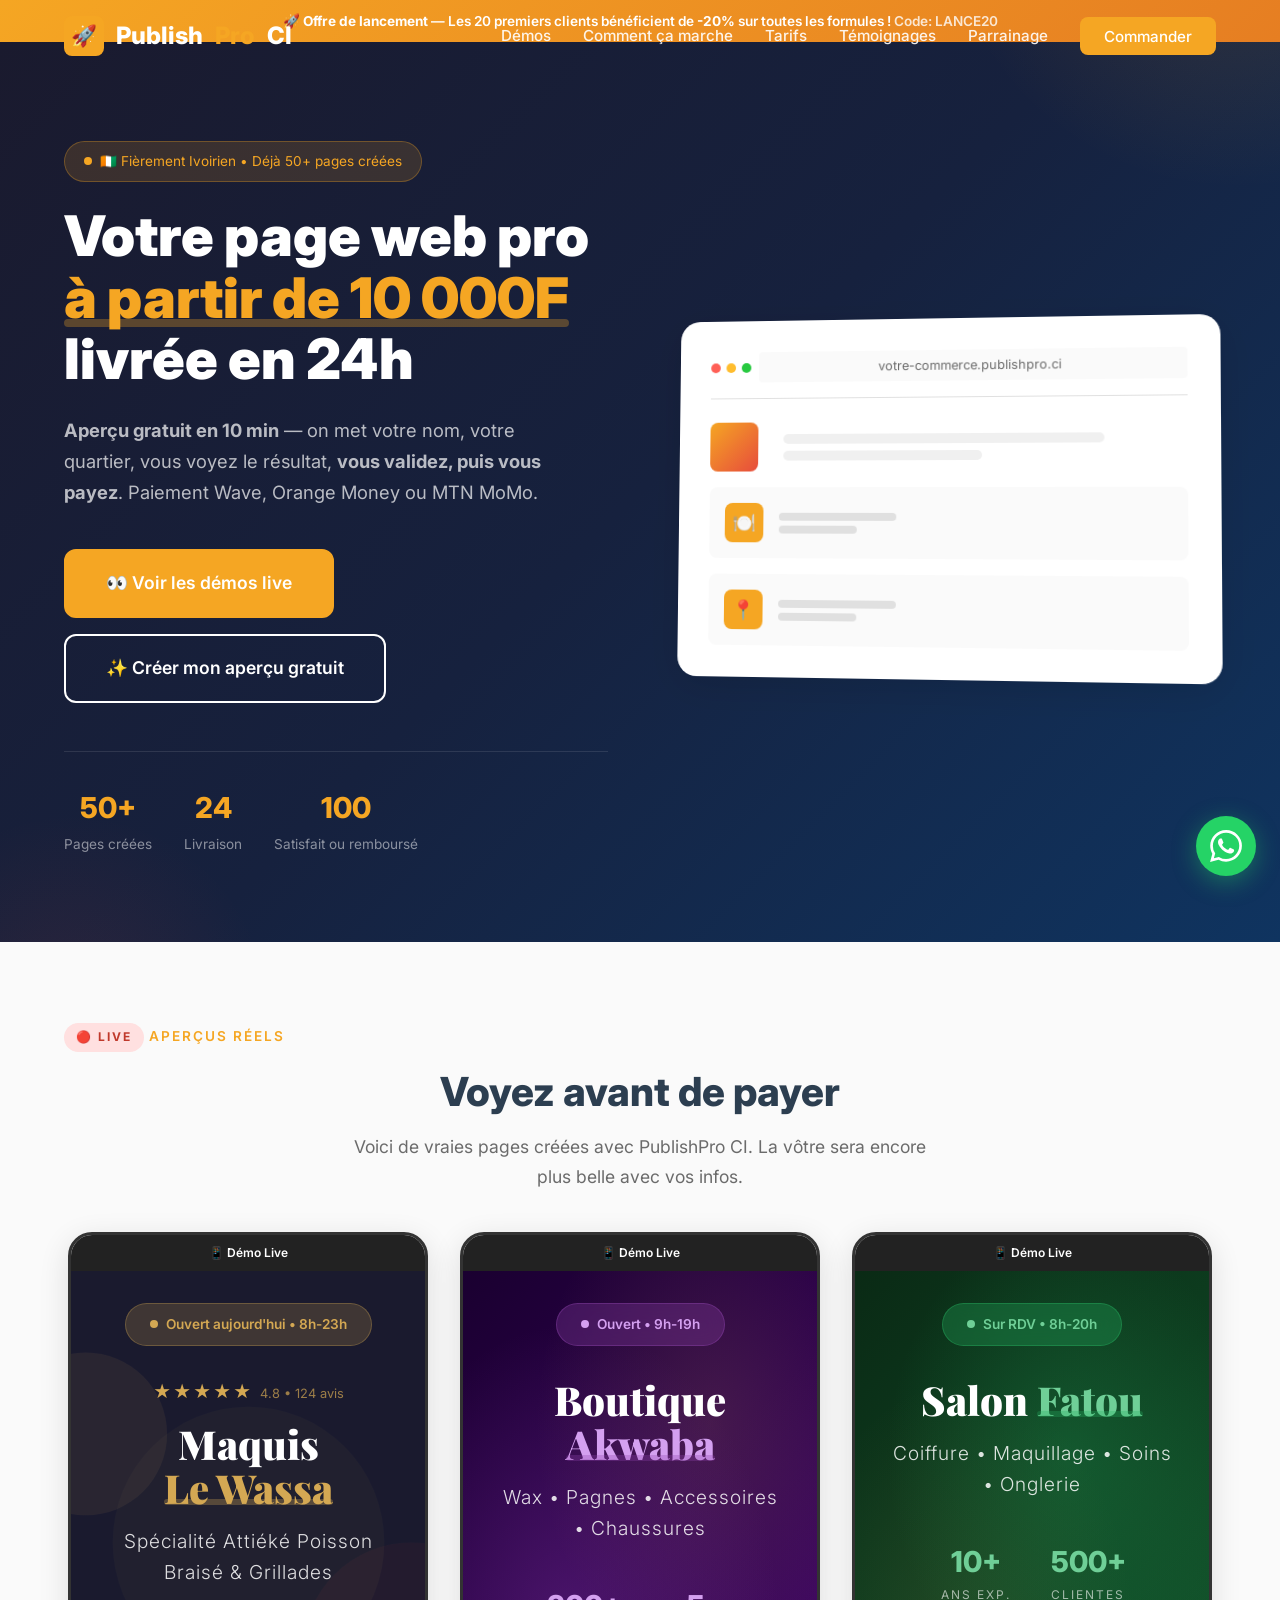
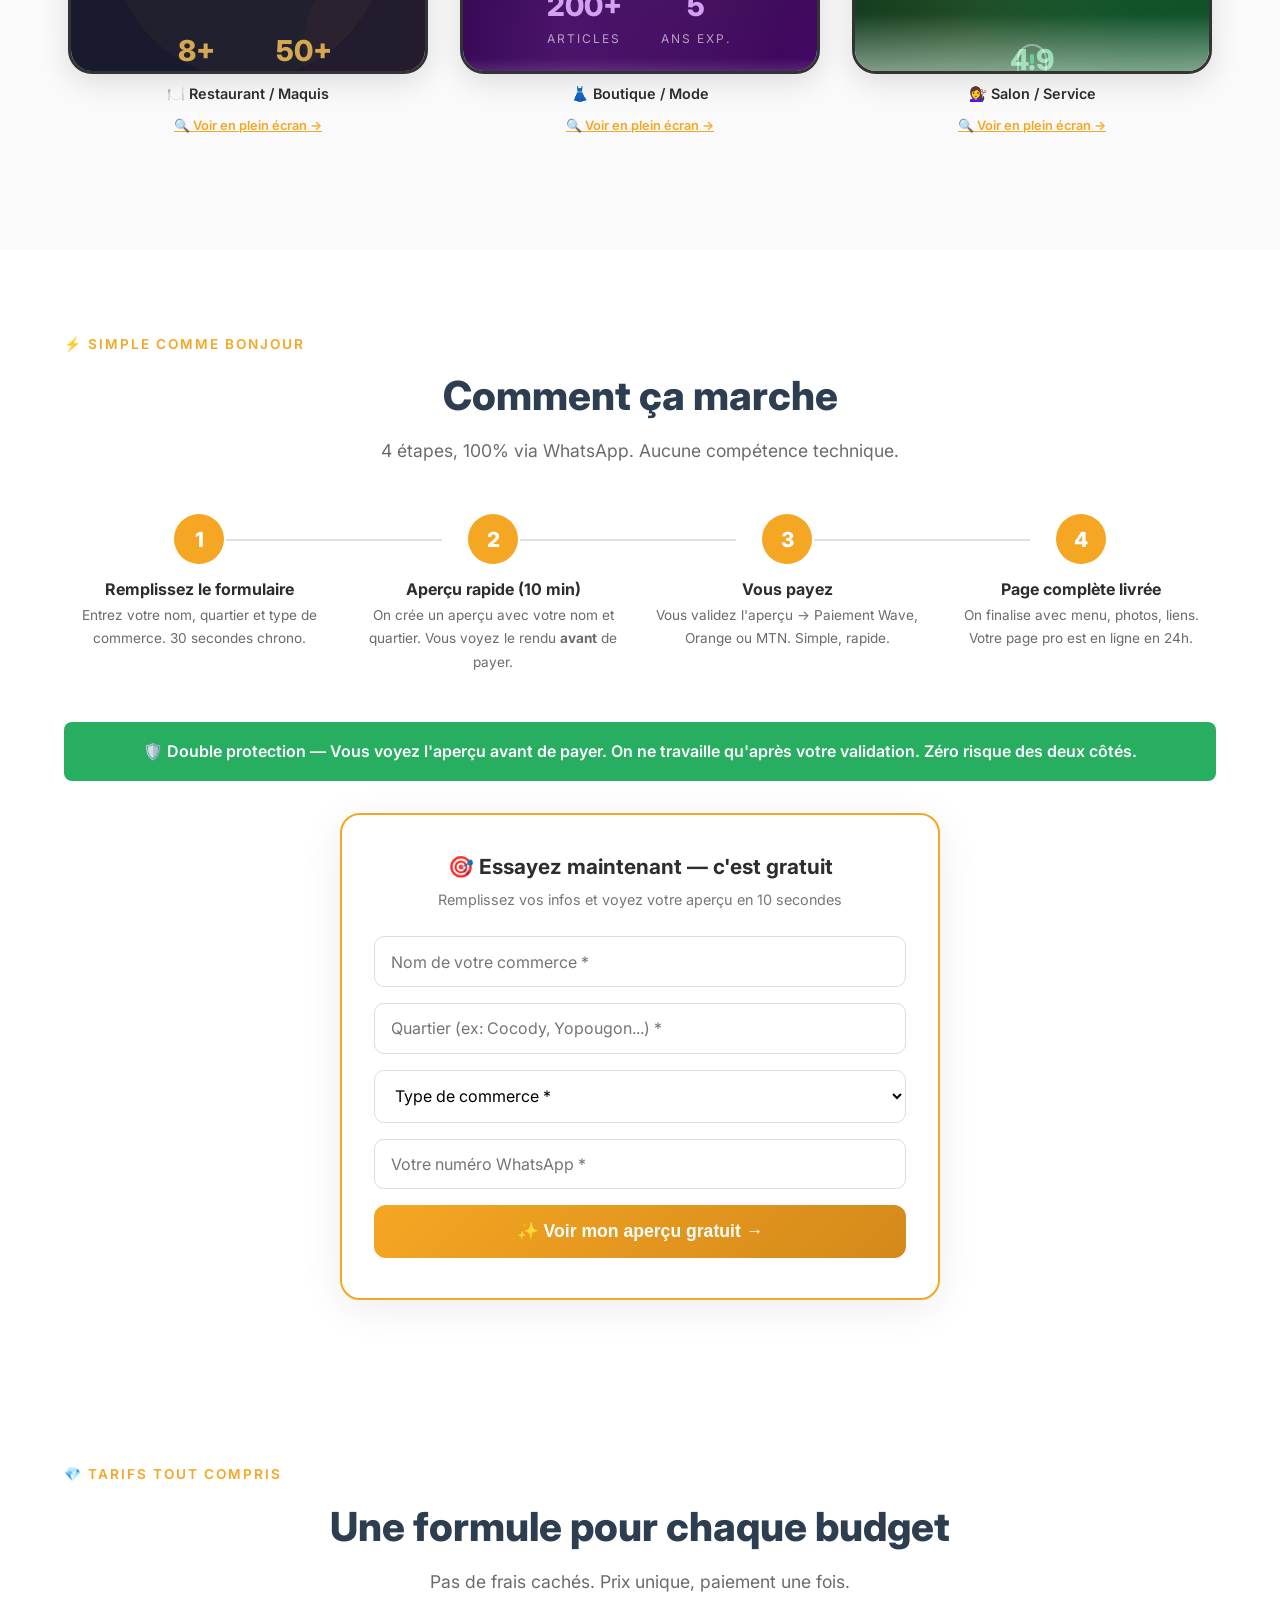
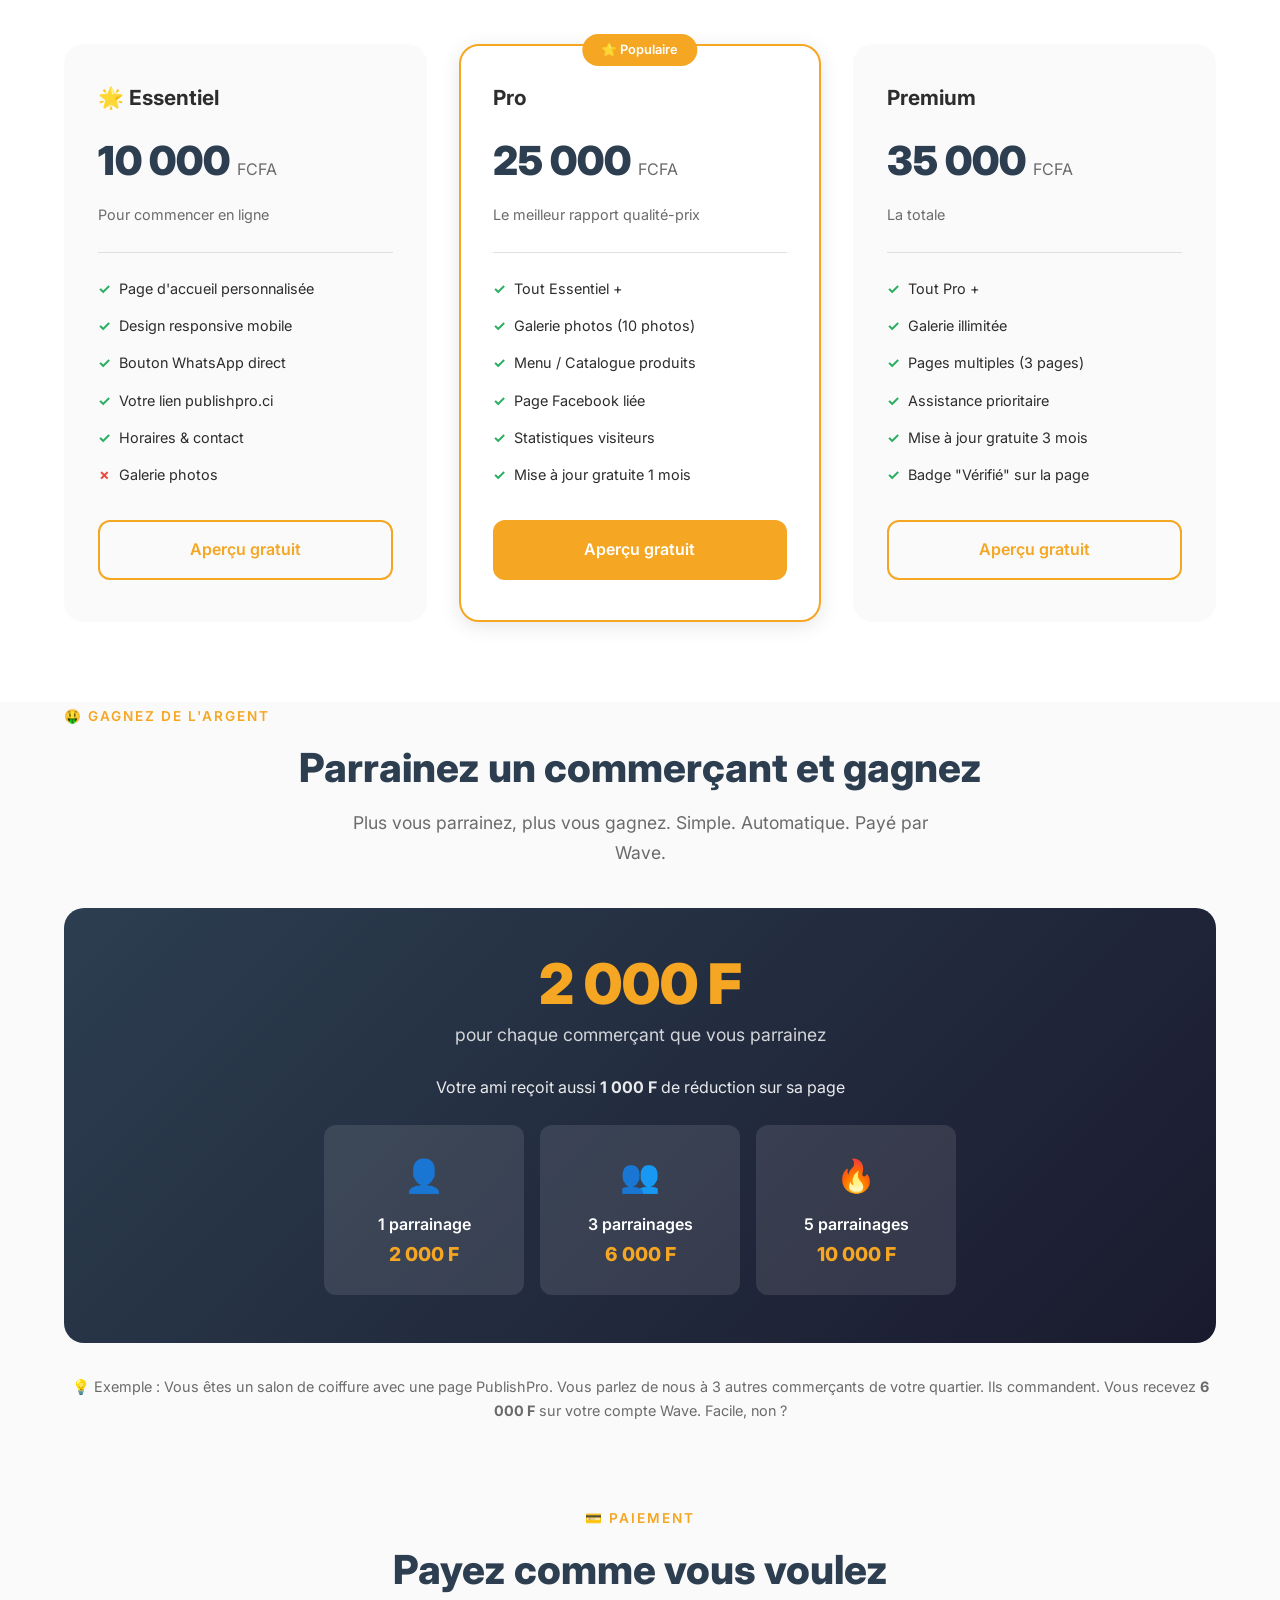
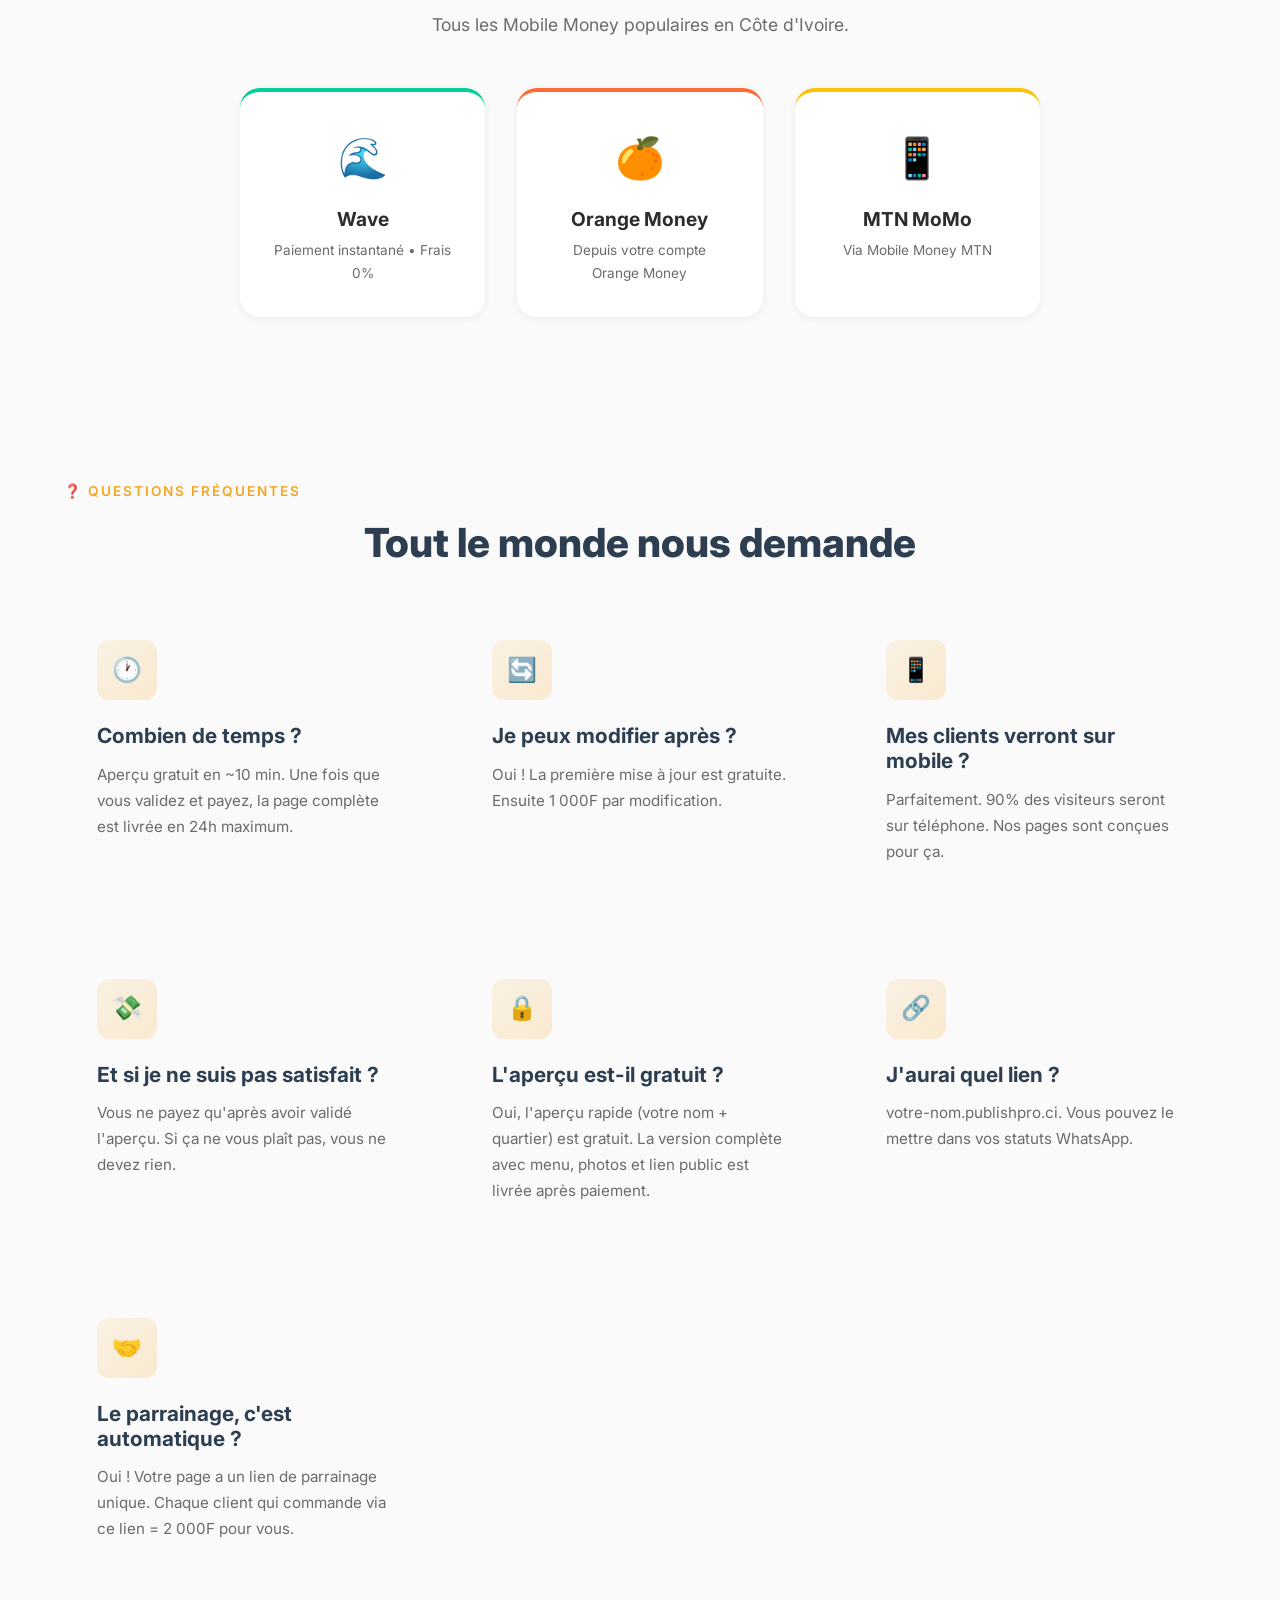
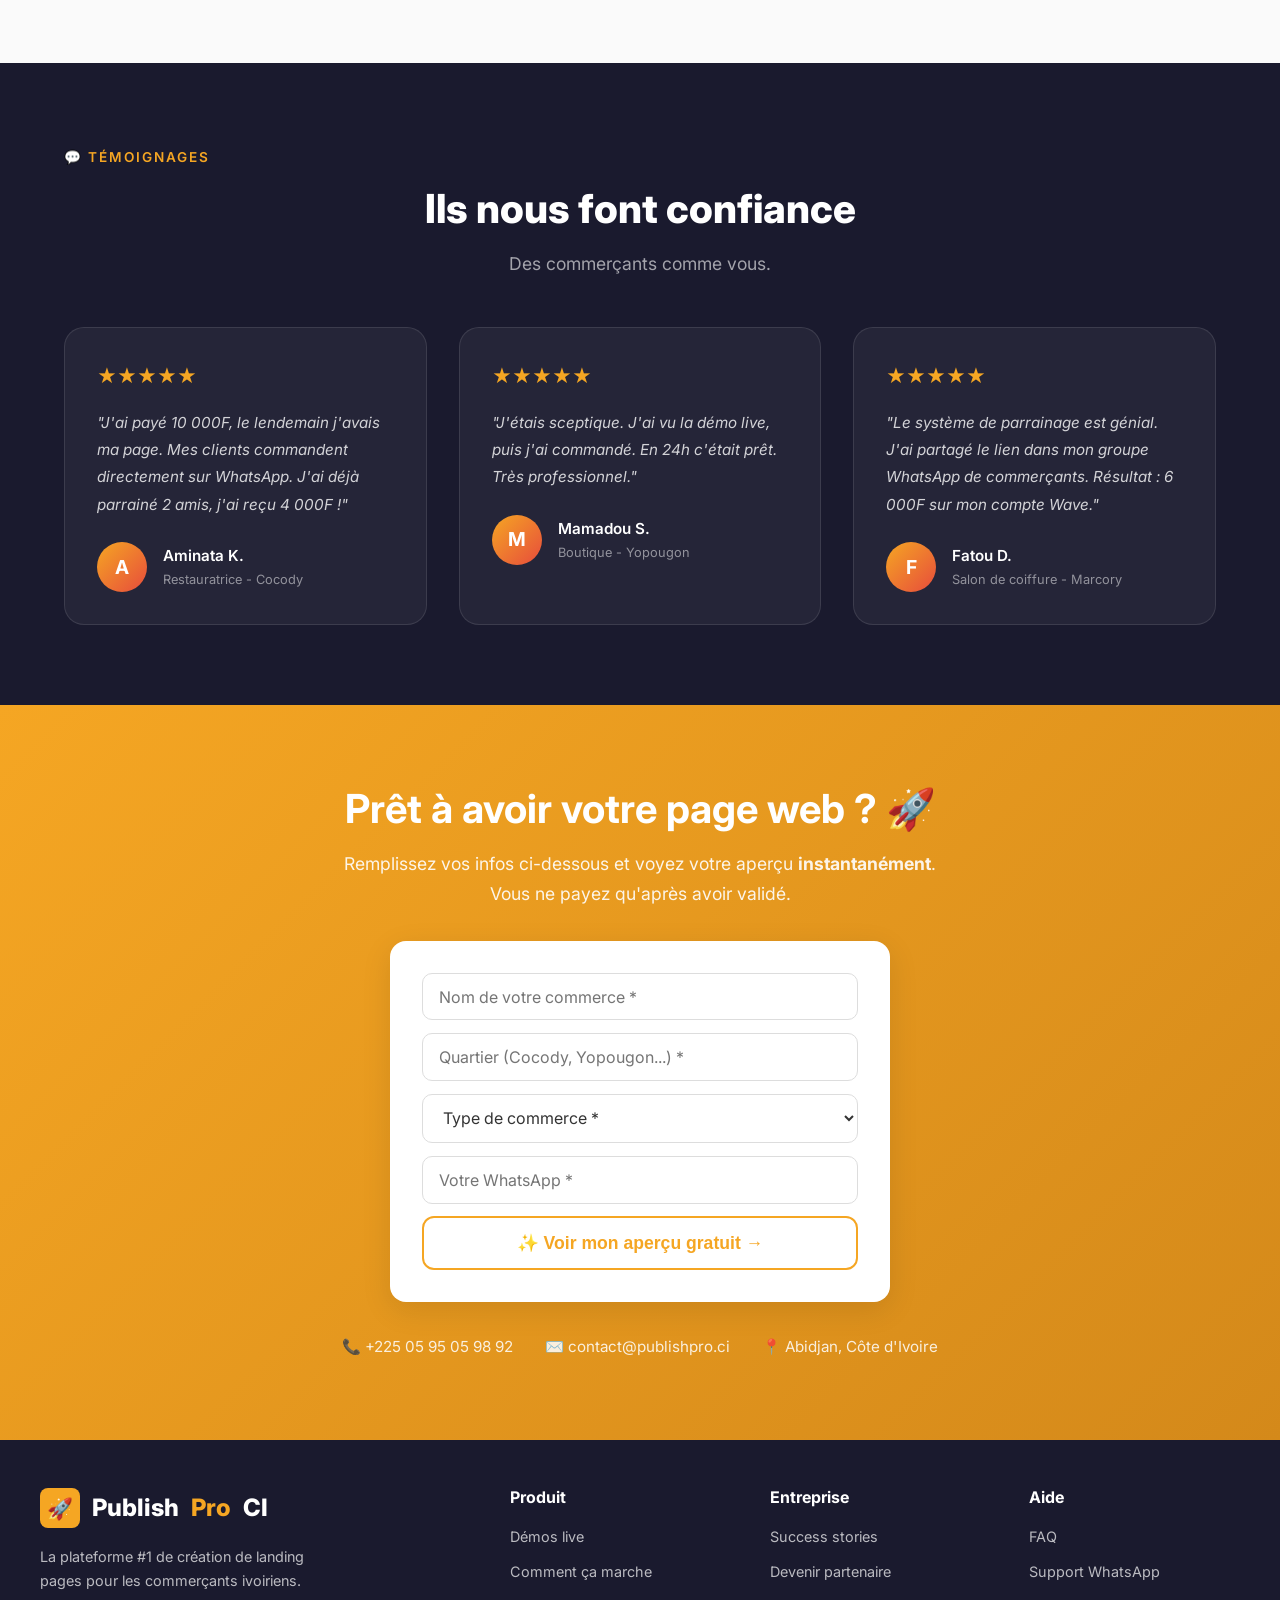
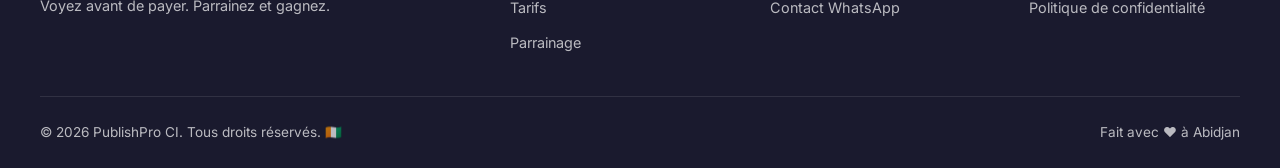
<file: index.html>
<!DOCTYPE html>
<html lang="fr">
<head>
    <meta charset="UTF-8">
    <meta name="viewport" content="width=device-width, initial-scale=1.0">
    <meta name="description" content="PublishPro CI - Créez votre landing page professionnelle en Côte d'Ivoire. Démos live, paiement Wave/Orange/MTN. Parrainez et gagnez 2000F.">
    <meta name="keywords" content="landing page, site web, commerçant Côte d'Ivoire, Abidjan, page professionnelle, mobile money, wave, orange money, parrainage">
    <meta property="og:title" content="PublishPro CI - Votre page pro en 24h | Démos live | 10 000F">
    <meta property="og:description" content="Voyez avant de payer. 3 démos live. Paiement Wave, Orange, MTN. Parrainez → 2000F.">
    <meta property="og:type" content="website">
    <meta name="theme-color" content="#F5A623">
    <title>PublishPro CI • Landing Pages Pro | 10 000F • Démo Live • Parrainage</title>
    <link rel="stylesheet" href="css/style.css">
    <link rel="icon" type="image/svg+xml" href="data:image/svg+xml,<svg xmlns='http://www.w3.org/2000/svg' viewBox='0 0 32 32'><rect width='32' height='32' rx='6' fill='%23F5A623'/><text x='16' y='23' font-size='20' text-anchor='middle' fill='white' font-weight='bold'>P</text></svg>">
    <style>
        /* ========== V2 SPECIFIC STYLES ========== */
        .demo-ribbon{display:inline-flex;align-items:center;gap:0.3rem;background:#FFE0E0;color:#C0392B;padding:0.25rem 0.75rem;border-radius:20px;font-size:0.75rem;font-weight:700;animation:pulse 2s infinite}
        @keyframes pulse{0%,100%{opacity:1}50%{opacity:0.7}}
        .flow-steps{display:grid;grid-template-columns:repeat(4,1fr);gap:1.5rem;margin:3rem 0;text-align:center}
        .flow-step{position:relative}
        .flow-step .step-number{width:50px;height:50px;background:var(--color-primary);color:white;border-radius:50%;display:flex;align-items:center;justify-content:center;font-size:1.3rem;font-weight:800;margin:0 auto 1rem;position:relative;z-index:2}
        .flow-step::after{content:'';position:absolute;top:25px;left:60%;width:80%;height:2px;background:var(--color-border);z-index:1}
        .flow-step:last-child::after{display:none}
        .flow-step h4{font-size:1rem;margin-bottom:0.3rem}
        .flow-step p{font-size:0.85rem;color:var(--color-text-light)}
        .referral-box{background:linear-gradient(135deg,#2C3E50,#1A1A2E);color:white;padding:3rem 2rem;border-radius:var(--radius-lg);text-align:center;margin:2rem 0}
        .referral-box h3{font-size:1.8rem;margin-bottom:0.5rem}
        .referral-box .big-number{font-size:3.5rem;font-weight:900;color:var(--color-primary);line-height:1}
        .referral-box .sub{font-size:1.1rem;opacity:0.8;margin:0.5rem 0 1.5rem}
        .guarantee-strip{background:var(--color-success);color:white;text-align:center;padding:1rem;font-weight:600;font-size:1rem;margin:2rem 0;border-radius:var(--radius-sm)}
        .demo-showcase{display:grid;grid-template-columns:repeat(3,1fr);gap:1.5rem;margin:2rem 0}
        .demo-phone{background:white;border-radius:24px;box-shadow:0 8px 30px rgba(0,0,0,0.12);overflow:hidden;border:3px solid #333;max-width:360px;margin:0 auto;transition:transform 0.3s}
        .demo-phone:hover{transform:translateY(-8px)}
        .demo-phone-header{background:#222;padding:0.5rem 1rem;text-align:center;color:white;font-size:0.75rem;font-weight:600}
        .demo-phone iframe{width:100%;height:400px;border:none;display:block}
        @media(max-width:1024px){.flow-steps{grid-template-columns:repeat(2,1fr)}.flow-step:nth-child(2)::after{display:none}.demo-showcase{grid-template-columns:1fr;max-width:400px;margin-left:auto;margin-right:auto}}
        @media(max-width:600px){.flow-steps{grid-template-columns:1fr}.flow-step::after{display:none}}
    </style>
</head>
<body>

    <!-- NAVIGATION -->
    <nav class="navbar" role="navigation">
        <div class="container">
            <a href="#" class="nav-logo">
                <div class="logo-icon">🚀</div>
                Publish<span>Pro</span> CI
            </a>
            <ul class="nav-links">
                <li><a href="#demos">Démos</a></li>
                <li><a href="#how">Comment ça marche</a></li>
                <li><a href="#pricing">Tarifs</a></li>
                <li><a href="success-stories.html">Témoignages</a></li>
                <li><a href="parrainage.html">Parrainage</a></li>
                <li><a href="#order" class="nav-cta">Commander</a></li>
            </ul>
            <div class="nav-toggle" aria-label="Menu"><span></span><span></span><span></span></div>
        </div>
    </nav>

    <!-- BANDEAU URGENCE -->
    <div style="background:linear-gradient(135deg,#F5A623,#E67E22);color:white;text-align:center;padding:0.6rem;font-size:0.85rem;font-weight:600;animation:slideDown 0.5s ease">
        🚀 <strong>Offre de lancement</strong> — Les 20 premiers clients bénéficient de <strong>-20%</strong> sur toutes les formules ! <span style="opacity:0.8">Code: LANCE20</span>
    </div>
    <style>@keyframes slideDown{from{transform:translateY(-100%)}to{transform:translateY(0)}}</style>

    <!-- HERO -->
    <section class="hero" id="hero">
        <div class="container">
            <div class="hero-content">
                <div class="hero-badge">
                    <span class="dot"></span>
                    🇨🇮 Fièrement Ivoirien • Déjà 50+ pages créées
                </div>
                <h1>
                    Votre page web pro<br>
                    <span class="highlight">à partir de 10 000F</span><br>
                    livrée en 24h
                </h1>
                <p>
                    <strong>Aperçu gratuit en 10 min</strong> — on met votre nom, votre quartier, vous voyez le résultat, 
                    <strong>vous validez, puis vous payez</strong>. Paiement Wave, Orange Money ou MTN MoMo.
                </p>
                <div class="hero-actions">
                    <a href="#demos" class="btn btn-primary btn-lg">👀 Voir les démos live</a>
                    <a href="#how" class="btn btn-secondary btn-lg">✨ Créer mon aperçu gratuit</a>
                </div>
                <div class="hero-stats">
                    <div class="stat-item"><div class="stat-number">50+</div><div class="stat-label">Pages créées</div></div>
                    <div class="stat-item"><div class="stat-number">24h</div><div class="stat-label">Livraison</div></div>
                    <div class="stat-item"><div class="stat-number">100%</div><div class="stat-label">Satisfait ou remboursé</div></div>
                </div>
            </div>
            <div class="hero-visual">
                <div class="hero-mockup">
                    <div class="mockup-header">
                        <div class="mockup-dots"><span></span><span></span><span></span></div>
                        <div class="mockup-url">votre-commerce.publishpro.ci</div>
                    </div>
                    <div class="mockup-content">
                        <div class="mockup-row">
                            <div class="mockup-avatar"></div>
                            <div class="mockup-text"><div class="line"></div><div class="line"></div></div>
                        </div>
                        <div class="mockup-card">
                            <div class="mockup-card-icon">🍽️</div>
                            <div class="mockup-card-text"><div class="line"></div><div class="line"></div></div>
                        </div>
                        <div class="mockup-card">
                            <div class="mockup-card-icon">📍</div>
                            <div class="mockup-card-text"><div class="line"></div><div class="line"></div></div>
                        </div>
                    </div>
                </div>
            </div>
        </div>
    </section>

    <!-- DEMOS LIVE -->
    <section class="templates" id="demos">
        <div class="container">
            <span class="section-tag"><span class="demo-ribbon">🔴 LIVE</span> Aperçus réels</span>
            <h2 class="section-title">Voyez avant de payer</h2>
            <p class="section-subtitle">
                Voici de vraies pages créées avec PublishPro CI. La vôtre sera encore plus belle avec vos infos.
            </p>

            <div class="demo-showcase">
                <div>
                    <div class="demo-phone">
                        <div class="demo-phone-header">📱 Démo Live</div>
                        <iframe src="demo/maquis-le-wassa-yopougon.html" title="Démo Maquis Le Wassa" loading="lazy"></iframe>
                    </div>
                    <div style="text-align:center;margin-top:0.5rem;font-weight:600;font-size:0.9rem">🍽️ Restaurant / Maquis</div>
                    <div style="text-align:center;margin-top:0.3rem"><a href="demo/maquis-le-wassa-yopougon.html" target="_blank" style="color:var(--color-primary);font-size:0.8rem;font-weight:600;text-decoration:underline">🔍 Voir en plein écran →</a></div>
                </div>
                <div>
                    <div class="demo-phone">
                        <div class="demo-phone-header">📱 Démo Live</div>
                        <iframe src="demo/boutique-akwaba-mode-treichville.html" title="Démo Boutique Akwaba" loading="lazy"></iframe>
                    </div>
                    <div style="text-align:center;margin-top:0.5rem;font-weight:600;font-size:0.9rem">👗 Boutique / Mode</div>
                    <div style="text-align:center;margin-top:0.3rem"><a href="demo/boutique-akwaba-mode-treichville.html" target="_blank" style="color:var(--color-primary);font-size:0.8rem;font-weight:600;text-decoration:underline">🔍 Voir en plein écran →</a></div>
                </div>
                <div>
                    <div class="demo-phone">
                        <div class="demo-phone-header">📱 Démo Live</div>
                        <iframe src="demo/salon-beaute-fatou-cocody.html" title="Démo Salon Fatou" loading="lazy"></iframe>
                    </div>
                    <div style="text-align:center;margin-top:0.5rem;font-weight:600;font-size:0.9rem">💇‍♀️ Salon / Service</div>
                    <div style="text-align:center;margin-top:0.3rem"><a href="demo/salon-beaute-fatou-cocody.html" target="_blank" style="color:var(--color-primary);font-size:0.8rem;font-weight:600;text-decoration:underline">🔍 Voir en plein écran →</a></div>
                </div>
            </div>
        </div>
    </section>

    <!-- COMMENT ÇA MARCHE -->
    <section class="features" id="how">
        <div class="container">
            <span class="section-tag">⚡ Simple comme bonjour</span>
            <h2 class="section-title">Comment ça marche</h2>
            <p class="section-subtitle">4 étapes, 100% via WhatsApp. Aucune compétence technique.</p>

            <div class="flow-steps">
                <div class="flow-step">
                    <div class="step-number">1</div>
                    <h4>Remplissez le formulaire</h4>
                    <p>Entrez votre nom, quartier et type de commerce. 30 secondes chrono.</p>
                </div>
                <div class="flow-step">
                    <div class="step-number">2</div>
                    <h4>Aperçu rapide (10 min)</h4>
                    <p>On crée un aperçu avec votre nom et quartier. Vous voyez le rendu <strong>avant</strong> de payer.</p>
                </div>
                <div class="flow-step">
                    <div class="step-number">3</div>
                    <h4>Vous payez</h4>
                    <p>Vous validez l'aperçu → Paiement Wave, Orange ou MTN. Simple, rapide.</p>
                </div>
                <div class="flow-step">
                    <div class="step-number">4</div>
                    <h4>Page complète livrée</h4>
                    <p>On finalise avec menu, photos, liens. Votre page pro est en ligne en 24h.</p>
                </div>
            </div>

            <div class="guarantee-strip">
                🛡️ Double protection — Vous voyez l'aperçu avant de payer. On ne travaille qu'après votre validation. Zéro risque des deux côtés.
            </div>

            <!-- FORMULAIRE EN LIGNE -->
            <div style="background:white;border-radius:20px;padding:2.5rem 2rem;box-shadow:0 8px 40px rgba(0,0,0,0.08);margin-top:2rem;max-width:600px;margin-left:auto;margin-right:auto;border:2px solid #F5A623">
                <h3 style="text-align:center;font-size:1.3rem;margin-bottom:0.5rem">🎯 Essayez maintenant — c'est gratuit</h3>
                <p style="text-align:center;color:#777;margin-bottom:1.5rem;font-size:0.9rem">Remplissez vos infos et voyez votre aperçu en 10 secondes</p>
                <form id="previewForm" onsubmit="goToPreview(event)" style="display:grid;gap:1rem">
                    <input type="text" id="bizName" placeholder="Nom de votre commerce *" required style="padding:0.9rem 1rem;border:1px solid #ddd;border-radius:10px;font-size:1rem;font-family:Inter,sans-serif">
                    <input type="text" id="bizQuartier" placeholder="Quartier (ex: Cocody, Yopougon...) *" required style="padding:0.9rem 1rem;border:1px solid #ddd;border-radius:10px;font-size:1rem;font-family:Inter,sans-serif">
                    <select id="bizType" required style="padding:0.9rem 1rem;border:1px solid #ddd;border-radius:10px;font-size:1rem;font-family:Inter,sans-serif;background:white">
                        <option value="">Type de commerce *</option>
                        <option value="restaurant">🍽️ Restaurant / Maquis</option>
                        <option value="boutique">👗 Boutique / Mode</option>
                        <option value="service">💇 Salon / Service</option>
                    </select>
                    <input type="tel" id="bizPhone" placeholder="Votre numéro WhatsApp *" required style="padding:0.9rem 1rem;border:1px solid #ddd;border-radius:10px;font-size:1rem;font-family:Inter,sans-serif">
                    <button type="submit" style="background:linear-gradient(135deg,#F5A623,#D4891A);color:white;border:none;padding:1rem;border-radius:12px;font-size:1.1rem;font-weight:700;cursor:pointer;transition:0.2s">✨ Voir mon aperçu gratuit →</button>
                </form>
                <script>
                function goToPreview(e){
                    e.preventDefault();
                    const n=document.getElementById('bizName').value.trim();
                    const q=document.getElementById('bizQuartier').value.trim();
                    const t=document.getElementById('bizType').value;
                    const p=document.getElementById('bizPhone').value.trim();
                    if(!n||!q||!t||!p){alert('Remplissez tous les champs SVP');return;}
                    const params=new URLSearchParams({name:n,quartier:q,type:t,phone:p});
                    window.location.href='preview.html?'+params.toString();
                }
                </script>
            </div>
        </div>
    </section>

    <!-- PRICING -->
    <section class="pricing" id="pricing">
        <div class="container">
            <span class="section-tag">💎 Tarifs tout compris</span>
            <h2 class="section-title">Une formule pour chaque budget</h2>
            <p class="section-subtitle">Pas de frais cachés. Prix unique, paiement une fois.</p>

            <div class="pricing-grid">
                <div class="pricing-card">
                    <h3>🌟 Essentiel</h3>
                    <div class="pricing-amount">10 000 <span class="pricing-currency">FCFA</span></div>
                    <p class="pricing-desc">Pour commencer en ligne</p>
                    <ul class="pricing-features">
                        <li><span class="check">✓</span> Page d'accueil personnalisée</li>
                        <li><span class="check">✓</span> Design responsive mobile</li>
                        <li><span class="check">✓</span> Bouton WhatsApp direct</li>
                        <li><span class="check">✓</span> Votre lien publishpro.ci</li>
                        <li><span class="check">✓</span> Horaires & contact</li>
                        <li><span class="cross">✗</span> Galerie photos</li>
                    </ul>
                    <a href="https://wa.me/2250595059892?text=Salut!%20Je%20veux%20l'aperçu%20gratuit%20de%20la%20formule%20ESSENTIEL%20(10000F).%20📛%20Mon%20commerce:" class="btn btn-outline">Aperçu gratuit</a>
                </div>

                <div class="pricing-card featured">
                    <div class="pricing-badge">⭐ Populaire</div>
                    <h3>Pro</h3>
                    <div class="pricing-amount">25 000 <span class="pricing-currency">FCFA</span></div>
                    <p class="pricing-desc">Le meilleur rapport qualité-prix</p>
                    <ul class="pricing-features">
                        <li><span class="check">✓</span> Tout Essentiel +</li>
                        <li><span class="check">✓</span> Galerie photos (10 photos)</li>
                        <li><span class="check">✓</span> Menu / Catalogue produits</li>
                        <li><span class="check">✓</span> Page Facebook liée</li>
                        <li><span class="check">✓</span> Statistiques visiteurs</li>
                        <li><span class="check">✓</span> Mise à jour gratuite 1 mois</li>
                    </ul>
                    <a href="https://wa.me/2250595059892?text=Salut!%20Je%20veux%20l'aperçu%20gratuit%20de%20la%20formule%20PRO%20(25000F).%20📛%20Mon%20commerce:" class="btn btn-primary">Aperçu gratuit</a>
                </div>

                <div class="pricing-card">
                    <h3>Premium</h3>
                    <div class="pricing-amount">35 000 <span class="pricing-currency">FCFA</span></div>
                    <p class="pricing-desc">La totale</p>
                    <ul class="pricing-features">
                        <li><span class="check">✓</span> Tout Pro +</li>
                        <li><span class="check">✓</span> Galerie illimitée</li>
                        <li><span class="check">✓</span> Pages multiples (3 pages)</li>
                        <li><span class="check">✓</span> Assistance prioritaire</li>
                        <li><span class="check">✓</span> Mise à jour gratuite 3 mois</li>
                        <li><span class="check">✓</span> Badge "Vérifié" sur la page</li>
                    </ul>
                    <a href="https://wa.me/2250595059892?text=Salut!%20Je%20veux%20l'aperçu%20gratuit%20de%20la%20formule%20PREMIUM%20(35000F).%20📛%20Mon%20commerce:" class="btn btn-outline">Aperçu gratuit</a>
                </div>
            </div>
        </div>
    </section>

    <!-- PARRAINAGE VIRAL -->
    <section id="referral">
        <div class="container">
            <span class="section-tag">🤑 Gagnez de l'argent</span>
            <h2 class="section-title" style="text-align:center">Parrainez un commerçant et gagnez</h2>
            <p class="section-subtitle">Plus vous parrainez, plus vous gagnez. Simple. Automatique. Payé par Wave.</p>

            <div class="referral-box">
                <div class="big-number">2 000 F</div>
                <div class="sub">pour chaque commerçant que vous parrainez</div>
                <p style="margin-bottom:1.5rem;opacity:0.9">Votre ami reçoit aussi <strong>1 000 F</strong> de réduction sur sa page</p>
                <div style="display:flex;gap:1rem;justify-content:center;flex-wrap:wrap">
                    <div style="background:rgba(255,255,255,0.1);padding:1.5rem;border-radius:12px;flex:1;min-width:150px;max-width:200px">
                        <div style="font-size:2rem;margin-bottom:0.5rem">👤</div>
                        <div style="font-weight:600">1 parrainage</div>
                        <div style="color:var(--color-primary);font-weight:800;font-size:1.2rem">2 000 F</div>
                    </div>
                    <div style="background:rgba(255,255,255,0.1);padding:1.5rem;border-radius:12px;flex:1;min-width:150px;max-width:200px">
                        <div style="font-size:2rem;margin-bottom:0.5rem">👥</div>
                        <div style="font-weight:600">3 parrainages</div>
                        <div style="color:var(--color-primary);font-weight:800;font-size:1.2rem">6 000 F</div>
                    </div>
                    <div style="background:rgba(255,255,255,0.1);padding:1.5rem;border-radius:12px;flex:1;min-width:150px;max-width:200px">
                        <div style="font-size:2rem;margin-bottom:0.5rem">🔥</div>
                        <div style="font-weight:600">5 parrainages</div>
                        <div style="color:var(--color-primary);font-weight:800;font-size:1.2rem">10 000 F</div>
                    </div>
                </div>
            </div>

            <p style="text-align:center;color:var(--color-text-light);font-size:0.9rem">
                💡 Exemple : Vous êtes un salon de coiffure avec une page PublishPro. Vous parlez de nous à 3 autres commerçants
                de votre quartier. Ils commandent. Vous recevez <strong>6 000 F</strong> sur votre compte Wave. Facile, non ?
            </p>
        </div>
    </section>

    <!-- PAIEMENT -->
    <section class="mobile-money" id="payment">
        <div class="container">
            <span class="section-tag">💳 Paiement</span>
            <h2 class="section-title">Payez comme vous voulez</h2>
            <p class="section-subtitle">Tous les Mobile Money populaires en Côte d'Ivoire.</p>
            <div class="payment-grid">
                <div class="payment-card wave">
                    <div class="payment-icon">🌊</div>
                    <h4>Wave</h4>
                    <p>Paiement instantané • Frais 0%</p>
                </div>
                <div class="payment-card orange">
                    <div class="payment-icon">🍊</div>
                    <h4>Orange Money</h4>
                    <p>Depuis votre compte Orange Money</p>
                </div>
                <div class="payment-card mtn">
                    <div class="payment-icon">📱</div>
                    <h4>MTN MoMo</h4>
                    <p>Via Mobile Money MTN</p>
                </div>
            </div>
        </div>
    </section>

    <!-- FAQ RAPIDE -->
    <section class="features" style="background:var(--color-bg)">
        <div class="container">
            <span class="section-tag">❓ Questions fréquentes</span>
            <h2 class="section-title" style="text-align:center">Tout le monde nous demande</h2>
            <div class="features-grid" style="margin-top:2rem">
                <div class="feature-card">
                    <div class="feature-icon">🕐</div>
                    <h3>Combien de temps ?</h3>
                    <p>Aperçu gratuit en ~10 min. Une fois que vous validez et payez, la page complète est livrée en 24h maximum.</p>
                </div>
                <div class="feature-card">
                    <div class="feature-icon">🔄</div>
                    <h3>Je peux modifier après ?</h3>
                    <p>Oui ! La première mise à jour est gratuite. Ensuite 1 000F par modification.</p>
                </div>
                <div class="feature-card">
                    <div class="feature-icon">📱</div>
                    <h3>Mes clients verront sur mobile ?</h3>
                    <p>Parfaitement. 90% des visiteurs seront sur téléphone. Nos pages sont conçues pour ça.</p>
                </div>
                <div class="feature-card">
                    <div class="feature-icon">💸</div>
                    <h3>Et si je ne suis pas satisfait ?</h3>
                    <p>Vous ne payez qu'après avoir validé l'aperçu. Si ça ne vous plaît pas, vous ne devez rien.</p>
                </div>
                <div class="feature-card">
                    <div class="feature-icon">🔒</div>
                    <h3>L'aperçu est-il gratuit ?</h3>
                    <p>Oui, l'aperçu rapide (votre nom + quartier) est gratuit. La version complète avec menu, photos et lien public est livrée après paiement.</p>
                </div>
                <div class="feature-card">
                    <div class="feature-icon">🔗</div>
                    <h3>J'aurai quel lien ?</h3>
                    <p>votre-nom.publishpro.ci. Vous pouvez le mettre dans vos statuts WhatsApp.</p>
                </div>
                <div class="feature-card">
                    <div class="feature-icon">🤝</div>
                    <h3>Le parrainage, c'est automatique ?</h3>
                    <p>Oui ! Votre page a un lien de parrainage unique. Chaque client qui commande via ce lien = 2 000F pour vous.</p>
                </div>
            </div>
        </div>
    </section>

    <!-- TESTIMONIALS -->
    <section class="testimonials" id="testimonials">
        <div class="container">
            <span class="section-tag">💬 Témoignages</span>
            <h2 class="section-title">Ils nous font confiance</h2>
            <p class="section-subtitle">Des commerçants comme vous.</p>
            <div class="testimonials-grid">
                <div class="testimonial-card">
                    <div class="testimonial-stars">★★★★★</div>
                    <p class="testimonial-text">"J'ai payé 10 000F, le lendemain j'avais ma page. Mes clients commandent directement sur WhatsApp. J'ai déjà parrainé 2 amis, j'ai reçu 4 000F !"</p>
                    <div class="testimonial-author">
                        <div class="testimonial-avatar">A</div>
                        <div><div class="testimonial-name">Aminata K.</div><div class="testimonial-role">Restauratrice - Cocody</div></div>
                    </div>
                </div>
                <div class="testimonial-card">
                    <div class="testimonial-stars">★★★★★</div>
                    <p class="testimonial-text">"J'étais sceptique. J'ai vu la démo live, puis j'ai commandé. En 24h c'était prêt. Très professionnel."</p>
                    <div class="testimonial-author">
                        <div class="testimonial-avatar">M</div>
                        <div><div class="testimonial-name">Mamadou S.</div><div class="testimonial-role">Boutique - Yopougon</div></div>
                    </div>
                </div>
                <div class="testimonial-card">
                    <div class="testimonial-stars">★★★★★</div>
                    <p class="testimonial-text">"Le système de parrainage est génial. J'ai partagé le lien dans mon groupe WhatsApp de commerçants. Résultat : 6 000F sur mon compte Wave."</p>
                    <div class="testimonial-author">
                        <div class="testimonial-avatar">F</div>
                        <div><div class="testimonial-name">Fatou D.</div><div class="testimonial-role">Salon de coiffure - Marcory</div></div>
                    </div>
                </div>
            </div>
        </div>
    </section>

    <!-- CTA FINAL -->
    <section class="cta" id="order">
        <div class="container">
            <h2>Prêt à avoir votre page web ? 🚀</h2>
            <p>
                Remplissez vos infos ci-dessous et voyez votre aperçu <strong>instantanément</strong>.<br>
                Vous ne payez qu'après avoir validé.
            </p>
            
            <div style="background:white;border-radius:16px;padding:2rem;max-width:500px;margin:1.5rem auto 0;box-shadow:0 8px 30px rgba(0,0,0,0.1)">
                <form id="previewForm2" onsubmit="goToPreview2(event)" style="display:grid;gap:0.8rem">
                    <input type="text" id="bizName2" placeholder="Nom de votre commerce *" required style="padding:0.8rem 1rem;border:1px solid #ddd;border-radius:10px;font-size:1rem;font-family:Inter,sans-serif;color:#333">
                    <input type="text" id="bizQuartier2" placeholder="Quartier (Cocody, Yopougon...) *" required style="padding:0.8rem 1rem;border:1px solid #ddd;border-radius:10px;font-size:1rem;font-family:Inter,sans-serif;color:#333">
                    <select id="bizType2" required style="padding:0.8rem 1rem;border:1px solid #ddd;border-radius:10px;font-size:1rem;font-family:Inter,sans-serif;background:white;color:#333">
                        <option value="">Type de commerce *</option>
                        <option value="restaurant">🍽️ Restaurant / Maquis</option>
                        <option value="boutique">👗 Boutique / Mode</option>
                        <option value="service">💇 Salon / Service</option>
                    </select>
                    <input type="tel" id="bizPhone2" placeholder="Votre WhatsApp *" required style="padding:0.8rem 1rem;border:1px solid #ddd;border-radius:10px;font-size:1rem;font-family:Inter,sans-serif;color:#333">
                    <button type="submit" style="background:white;color:#F5A623;border:2px solid #F5A623;padding:0.9rem;border-radius:12px;font-size:1.1rem;font-weight:700;cursor:pointer;transition:0.2s">✨ Voir mon aperçu gratuit →</button>
                </form>
            </div>
            <script>
            function goToPreview2(e){
                e.preventDefault();
                const n=document.getElementById('bizName2').value.trim();
                const q=document.getElementById('bizQuartier2').value.trim();
                const t=document.getElementById('bizType2').value;
                const p=document.getElementById('bizPhone2').value.trim();
                if(!n||!q||!t||!p){alert('Remplissez tous les champs SVP');return;}
                const params=new URLSearchParams({name:n,quartier:q,type:t,phone:p});
                window.location.href='preview.html?'+params.toString();
            }
            </script>
            
            <div class="cta-contact">
                <div class="cta-contact-item">📞 +225 05 95 05 98 92</div>
                <div class="cta-contact-item">✉️ contact@publishpro.ci</div>
                <div class="cta-contact-item">📍 Abidjan, Côte d'Ivoire</div>
            </div>
        </div>
    </section>

    <!-- FOOTER -->
    <footer class="footer">
        <div class="footer-grid">
            <div class="footer-brand">
                <a href="#" class="nav-logo" style="color:white"><div class="logo-icon">🚀</div>Publish<span>Pro</span> CI</a>
                <p>La plateforme #1 de création de landing pages pour les commerçants ivoiriens. Voyez avant de payer. Parrainez et gagnez.</p>
            </div>
            <div>
                <h4>Produit</h4>
                <ul class="footer-links">
                    <li><a href="#demos">Démos live</a></li>
                    <li><a href="#how">Comment ça marche</a></li>
                    <li><a href="#pricing">Tarifs</a></li>
                    <li><a href="#referral">Parrainage</a></li>
                </ul>
            </div>
            <div>
                <h4>Entreprise</h4>
                <ul class="footer-links">
                    <li><a href="success-stories.html">Success stories</a></li>
                    <li><a href="parrainage.html">Devenir partenaire</a></li>
                    <li><a href="https://wa.me/2250595059892">Contact WhatsApp</a></li>
                </ul>
            </div>
            <div>
                <h4>Aide</h4>
                <ul class="footer-links">
                    <li><a href="#">FAQ</a></li>
                    <li><a href="#">Support WhatsApp</a></li>
                    <li><a href="#">Politique de confidentialité</a></li>
                </ul>
            </div>
        </div>
        <div class="footer-bottom">
            <span>&copy; 2026 PublishPro CI. Tous droits réservés. 🇨🇮</span>
            <span>Fait avec ❤️ à Abidjan</span>
        </div>
    </footer>

    <script src="js/main.js"></script>

    <!-- BOUTON WHATSAPP FLOTTANT -->
    <a href="https://wa.me/2250595059892?text=Salut%20PublishPro!%20Je%20veux%20ma%20page%20web%20🚀" target="_blank" rel="noopener" style="position:fixed;bottom:24px;right:24px;z-index:9999;width:60px;height:60px;background:#25D366;border-radius:50%;display:flex;align-items:center;justify-content:center;box-shadow:0 6px 24px rgba(37,211,102,0.4);transition:transform 0.3s;animation:float-wa 3s ease-in-out infinite;text-decoration:none" title="Chat WhatsApp">
        <svg xmlns="http://www.w3.org/2000/svg" viewBox="0 0 24 24" fill="white" width="32" height="32"><path d="M17.472 14.382c-.297-.149-1.758-.867-2.03-.967-.273-.099-.471-.148-.67.15-.197.297-.767.966-.94 1.164-.173.199-.347.223-.644.075-.297-.15-1.255-.463-2.39-1.475-.883-.788-1.48-1.761-1.653-2.059-.173-.297-.018-.458.13-.606.134-.133.298-.347.446-.52.149-.174.198-.298.298-.497.099-.198.05-.371-.025-.52-.075-.149-.669-1.612-.916-2.207-.242-.579-.487-.5-.669-.51-.173-.008-.371-.01-.57-.01-.198 0-.52.074-.792.372-.272.297-1.04 1.016-1.04 2.479 0 1.462 1.065 2.875 1.213 3.074.149.198 2.096 3.2 5.077 4.487.709.306 1.262.489 1.694.625.712.227 1.36.195 1.871.118.571-.085 1.758-.719 2.006-1.413.248-.694.248-1.289.173-1.413-.074-.124-.272-.198-.57-.347m-5.421 7.403h-.004a9.87 9.87 0 01-5.031-1.378l-.361-.214-3.741.982.998-3.648-.235-.374a9.86 9.86 0 01-1.51-5.26c.001-5.45 4.436-9.884 9.888-9.884 2.64 0 5.122 1.03 6.988 2.898a9.825 9.825 0 012.893 6.994c-.003 5.45-4.437 9.884-9.885 9.884m8.413-18.297A11.815 11.815 0 0012.05 0C5.495 0 .16 5.335.157 11.892c0 2.096.547 4.142 1.588 5.945L.057 24l6.305-1.654a11.882 11.882 0 005.683 1.448h.005c6.554 0 11.89-5.335 11.893-11.893a11.821 11.821 0 00-3.48-8.413z"/></svg>
    </a>
    <style>@keyframes float-wa{0%,100%{transform:translateY(0)}50%{transform:translateY(-8px)}}</style>
</body>
</html>
</file>
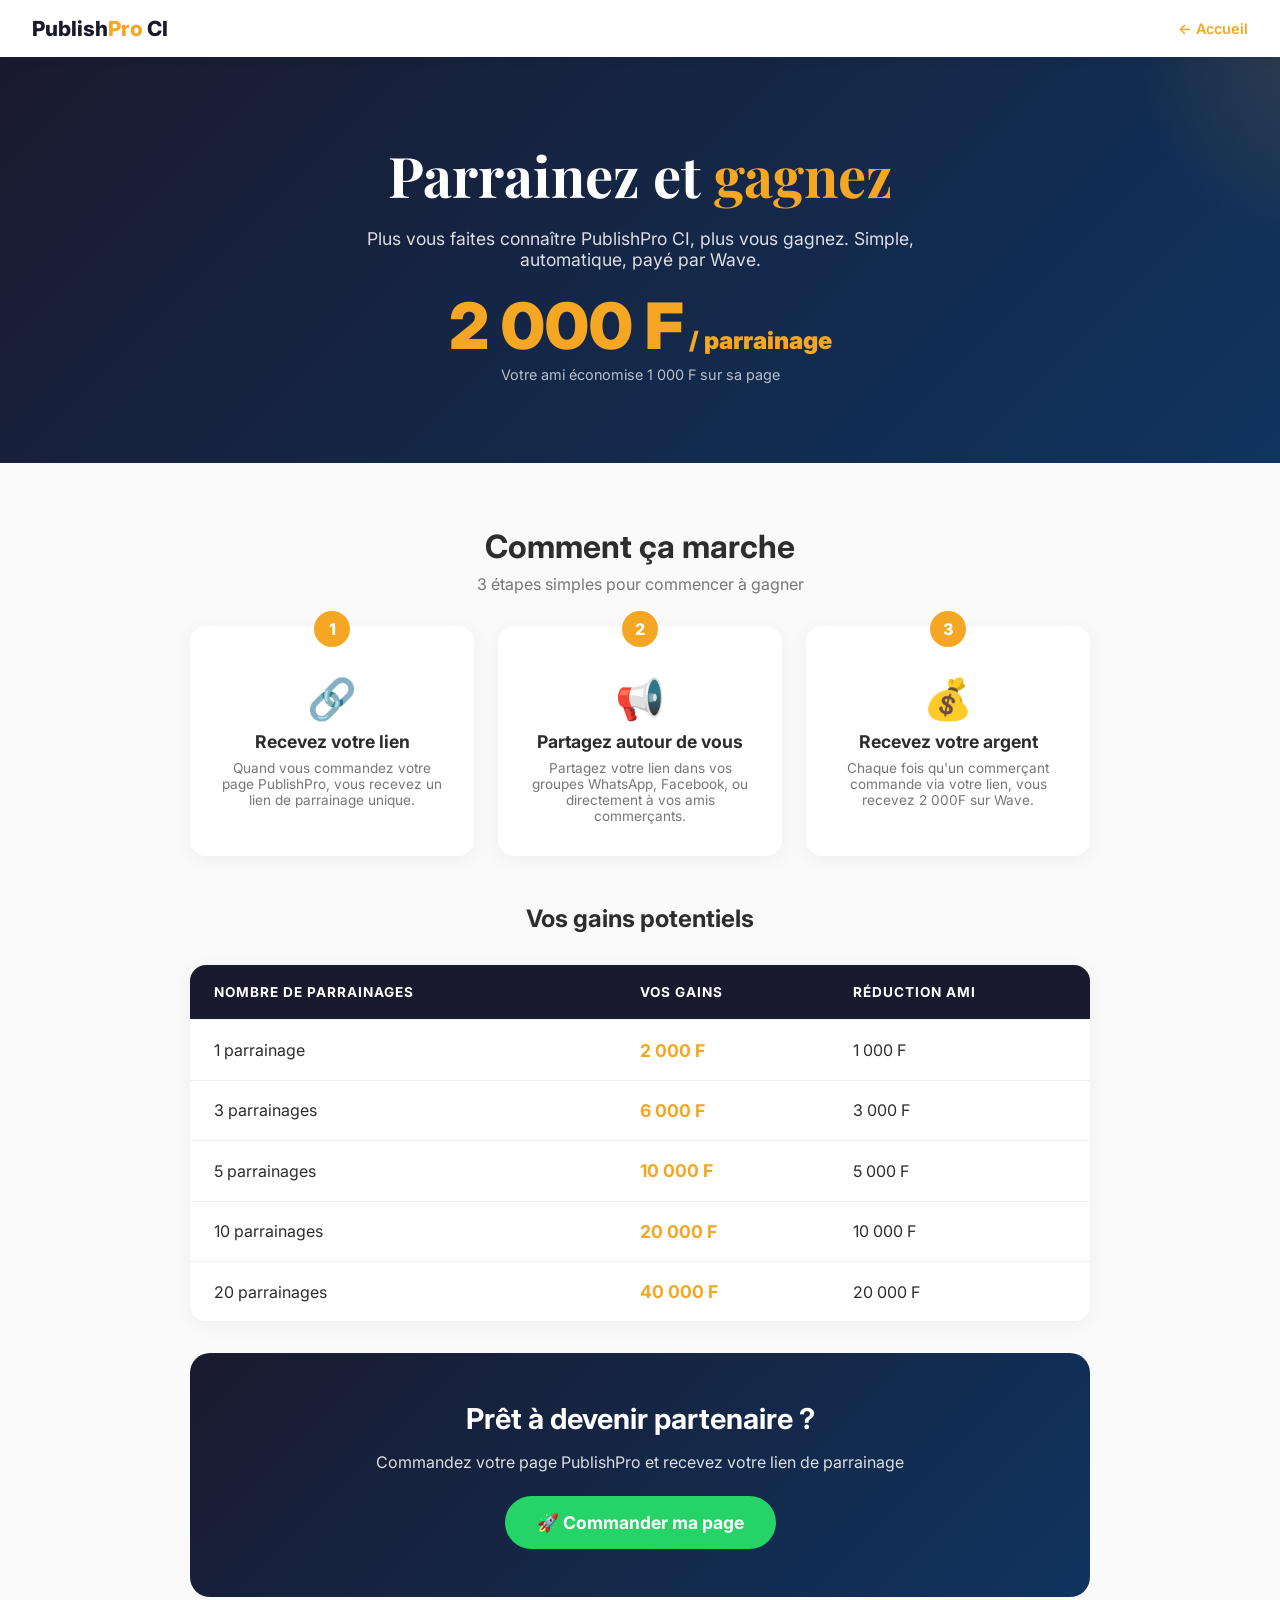
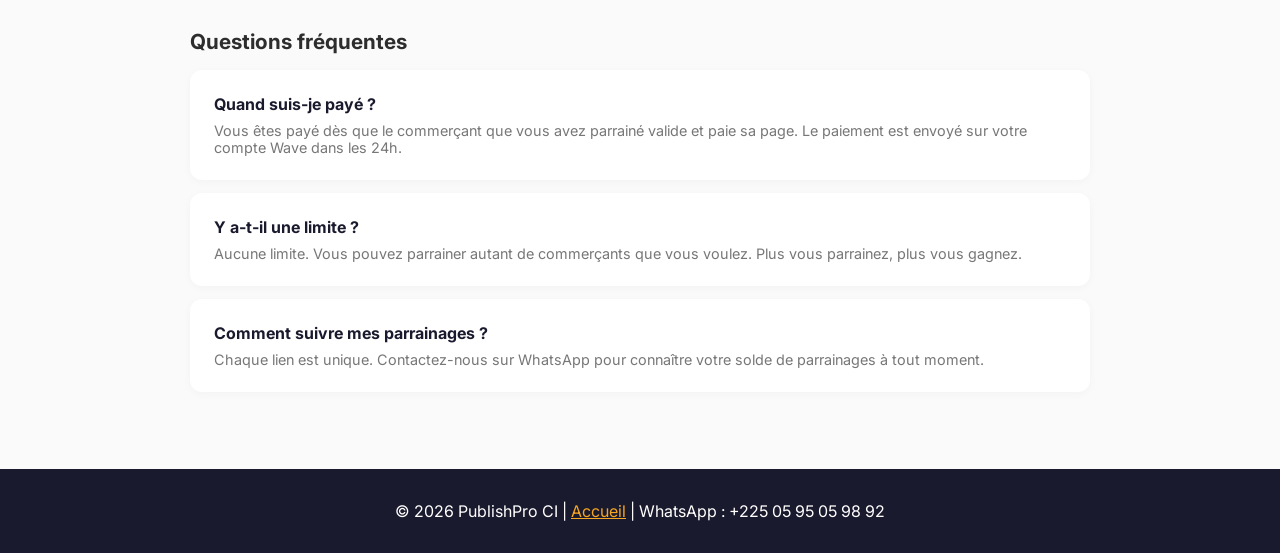
<file: parrainage.html>
<!DOCTYPE html>
<html lang="fr">
<head>
    <meta charset="UTF-8">
    <meta name="viewport" content="width=device-width, initial-scale=1.0">
    <title>🤝 Devenez Partenaire | PublishPro CI</title>
    <meta name="description" content="Parrainez des commerçants et gagnez 2000F par client. Programme de parrainage PublishPro CI.">
    <link href="https://fonts.googleapis.com/css2?family=Playfair+Display:wght@700;800;900&family=Inter:wght@300;400;500;600;700;800&display=swap" rel="stylesheet">
    <style>
        :root{--gold:#F5A623;--dark:#1A1A2E;--white:#fff;--bg:#FAFAFA;--text:#2D2D2D;--green:#25D366}
        *{margin:0;padding:0;box-sizing:border-box}
        body{font-family:'Inter',sans-serif;background:var(--bg);color:var(--text)}

        .navbar{background:white;padding:1rem 2rem;box-shadow:0 2px 10px rgba(0,0,0,0.05);display:flex;justify-content:space-between;align-items:center;position:sticky;top:0;z-index:100}
        .navbar .logo{font-weight:800;font-size:1.3rem;color:var(--dark);text-decoration:none}
        .navbar .logo span{color:var(--gold)}
        .navbar .back{color:var(--gold);text-decoration:none;font-weight:600;font-size:0.9rem}

        .hero{background:linear-gradient(135deg,var(--dark),#0F3460);color:white;text-align:center;padding:5rem 2rem;position:relative;overflow:hidden}
        .hero::before{content:'';position:absolute;top:-50%;right:-20%;width:400px;height:400px;background:radial-gradient(circle,rgba(245,166,35,0.15),transparent 70%);border-radius:50%}
        .hero h1{font-family:'Playfair Display',serif;font-size:clamp(2rem,5vw,3.5rem);margin-bottom:1rem}
        .hero h1 span{color:var(--gold)}
        .hero p{font-size:1.1rem;opacity:0.85;max-width:600px;margin:0 auto}
        .hero .big-money{font-size:4rem;font-weight:900;color:var(--gold);margin:1.5rem 0 0.5rem;line-height:1}
        .hero .big-money small{font-size:1.5rem}

        .section{padding:4rem 1.5rem}
        .section-inner{max-width:900px;margin:0 auto}

        .how-cards{display:grid;grid-template-columns:repeat(3,1fr);gap:1.5rem;margin:2rem 0}
        .how-card{background:white;padding:2rem;border-radius:16px;text-align:center;box-shadow:0 4px 20px rgba(0,0,0,0.05);position:relative}
        .how-card .step{position:absolute;top:-15px;left:50%;transform:translateX(-50%);width:36px;height:36px;background:var(--gold);color:white;border-radius:50%;display:flex;align-items:center;justify-content:center;font-weight:800;font-size:1rem}
        .how-card .icon{font-size:2.5rem;margin:1rem 0 0.5rem}
        .how-card h3{font-size:1.1rem;margin-bottom:0.5rem}
        .how-card p{font-size:0.85rem;color:#777}

        .earnings-table{width:100%;background:white;border-radius:16px;overflow:hidden;box-shadow:0 4px 20px rgba(0,0,0,0.05);margin:2rem 0}
        .earnings-table .row{display:grid;grid-template-columns:2fr 1fr 1fr;padding:1.2rem 1.5rem;border-bottom:1px solid #f0f0f0;align-items:center}
        .earnings-table .row:last-child{border-bottom:none}
        .earnings-table .header{background:var(--dark);color:white;font-weight:700;font-size:0.85rem;text-transform:uppercase;letter-spacing:1px}
        .earnings-table .amount{font-weight:700;color:var(--gold);font-size:1.1rem}

        .cta-box{background:linear-gradient(135deg,var(--dark),#0F3460);color:white;text-align:center;padding:3rem 2rem;border-radius:20px;margin:2rem 0}
        .cta-box h3{font-size:1.8rem;margin-bottom:1rem}
        .btn-wa{display:inline-flex;align-items:center;gap:0.5rem;background:var(--green);color:white;text-decoration:none;padding:1rem 2rem;border-radius:50px;font-weight:700;font-size:1.1rem;transition:0.2s}
        .btn-wa:hover{transform:translateY(-2px);box-shadow:0 8px 25px rgba(37,211,102,0.3)}

        .faq-item{background:white;border-radius:12px;padding:1.5rem;margin-bottom:0.8rem;box-shadow:0 2px 10px rgba(0,0,0,0.03)}
        .faq-item h4{font-size:1rem;margin-bottom:0.5rem;color:var(--dark)}
        .faq-item p{font-size:0.9rem;color:#777}

        footer{background:var(--dark);color:white;text-align:center;padding:2rem}
        footer a{color:var(--gold)}

        @media(max-width:768px){.how-cards{grid-template-columns:1fr}.earnings-table .row{grid-template-columns:1fr 1fr 1fr;font-size:0.85rem;padding:1rem}}
    </style>
</head>
<body>

<nav class="navbar">
    <a href="index.html" class="logo">Publish<span>Pro</span> CI</a>
    <a href="index.html" class="back">← Accueil</a>
</nav>

<section class="hero">
    <h1>Parrainez et <span>gagnez</span></h1>
    <p>Plus vous faites connaître PublishPro CI, plus vous gagnez. Simple, automatique, payé par Wave.</p>
    <div class="big-money">2 000 F<small> / parrainage</small></div>
    <p style="opacity:0.7;font-size:0.9rem;margin-top:0.5rem">Votre ami économise 1 000 F sur sa page</p>
</section>

<div class="section">
    <div class="section-inner">
        <h2 style="text-align:center;font-size:2rem;margin-bottom:0.5rem">Comment ça marche</h2>
        <p style="text-align:center;color:#777;margin-bottom:2rem">3 étapes simples pour commencer à gagner</p>

        <div class="how-cards">
            <div class="how-card">
                <div class="step">1</div>
                <div class="icon">🔗</div>
                <h3>Recevez votre lien</h3>
                <p>Quand vous commandez votre page PublishPro, vous recevez un lien de parrainage unique.</p>
            </div>
            <div class="how-card">
                <div class="step">2</div>
                <div class="icon">📢</div>
                <h3>Partagez autour de vous</h3>
                <p>Partagez votre lien dans vos groupes WhatsApp, Facebook, ou directement à vos amis commerçants.</p>
            </div>
            <div class="how-card">
                <div class="step">3</div>
                <div class="icon">💰</div>
                <h3>Recevez votre argent</h3>
                <p>Chaque fois qu'un commerçant commande via votre lien, vous recevez 2 000F sur Wave.</p>
            </div>
        </div>

        <h3 style="text-align:center;margin:3rem 0 1rem;font-size:1.5rem">Vos gains potentiels</h3>
        <div class="earnings-table">
            <div class="row header"><div>Nombre de parrainages</div><div>Vos gains</div><div>Réduction ami</div></div>
            <div class="row"><div>1 parrainage</div><div class="amount">2 000 F</div><div>1 000 F</div></div>
            <div class="row"><div>3 parrainages</div><div class="amount">6 000 F</div><div>3 000 F</div></div>
            <div class="row"><div>5 parrainages</div><div class="amount">10 000 F</div><div>5 000 F</div></div>
            <div class="row"><div>10 parrainages</div><div class="amount">20 000 F</div><div>10 000 F</div></div>
            <div class="row"><div>20 parrainages</div><div class="amount">40 000 F</div><div>20 000 F</div></div>
        </div>

        <div class="cta-box">
            <h3>Prêt à devenir partenaire ?</h3>
            <p style="margin-bottom:1.5rem;opacity:0.85">Commandez votre page PublishPro et recevez votre lien de parrainage</p>
            <a href="index.html#order" class="btn-wa">🚀 Commander ma page</a>
        </div>

        <h3 style="font-size:1.3rem;margin:2rem 0 1rem">Questions fréquentes</h3>
        <div class="faq-item">
            <h4>Quand suis-je payé ?</h4>
            <p>Vous êtes payé dès que le commerçant que vous avez parrainé valide et paie sa page. Le paiement est envoyé sur votre compte Wave dans les 24h.</p>
        </div>
        <div class="faq-item">
            <h4>Y a-t-il une limite ?</h4>
            <p>Aucune limite. Vous pouvez parrainer autant de commerçants que vous voulez. Plus vous parrainez, plus vous gagnez.</p>
        </div>
        <div class="faq-item">
            <h4>Comment suivre mes parrainages ?</h4>
            <p>Chaque lien est unique. Contactez-nous sur WhatsApp pour connaître votre solde de parrainages à tout moment.</p>
        </div>
    </div>
</div>

<footer>
    <p>© 2026 PublishPro CI | <a href="index.html">Accueil</a> | WhatsApp : +225 05 95 05 98 92</p>
</footer>

</body>
</html>
</file>
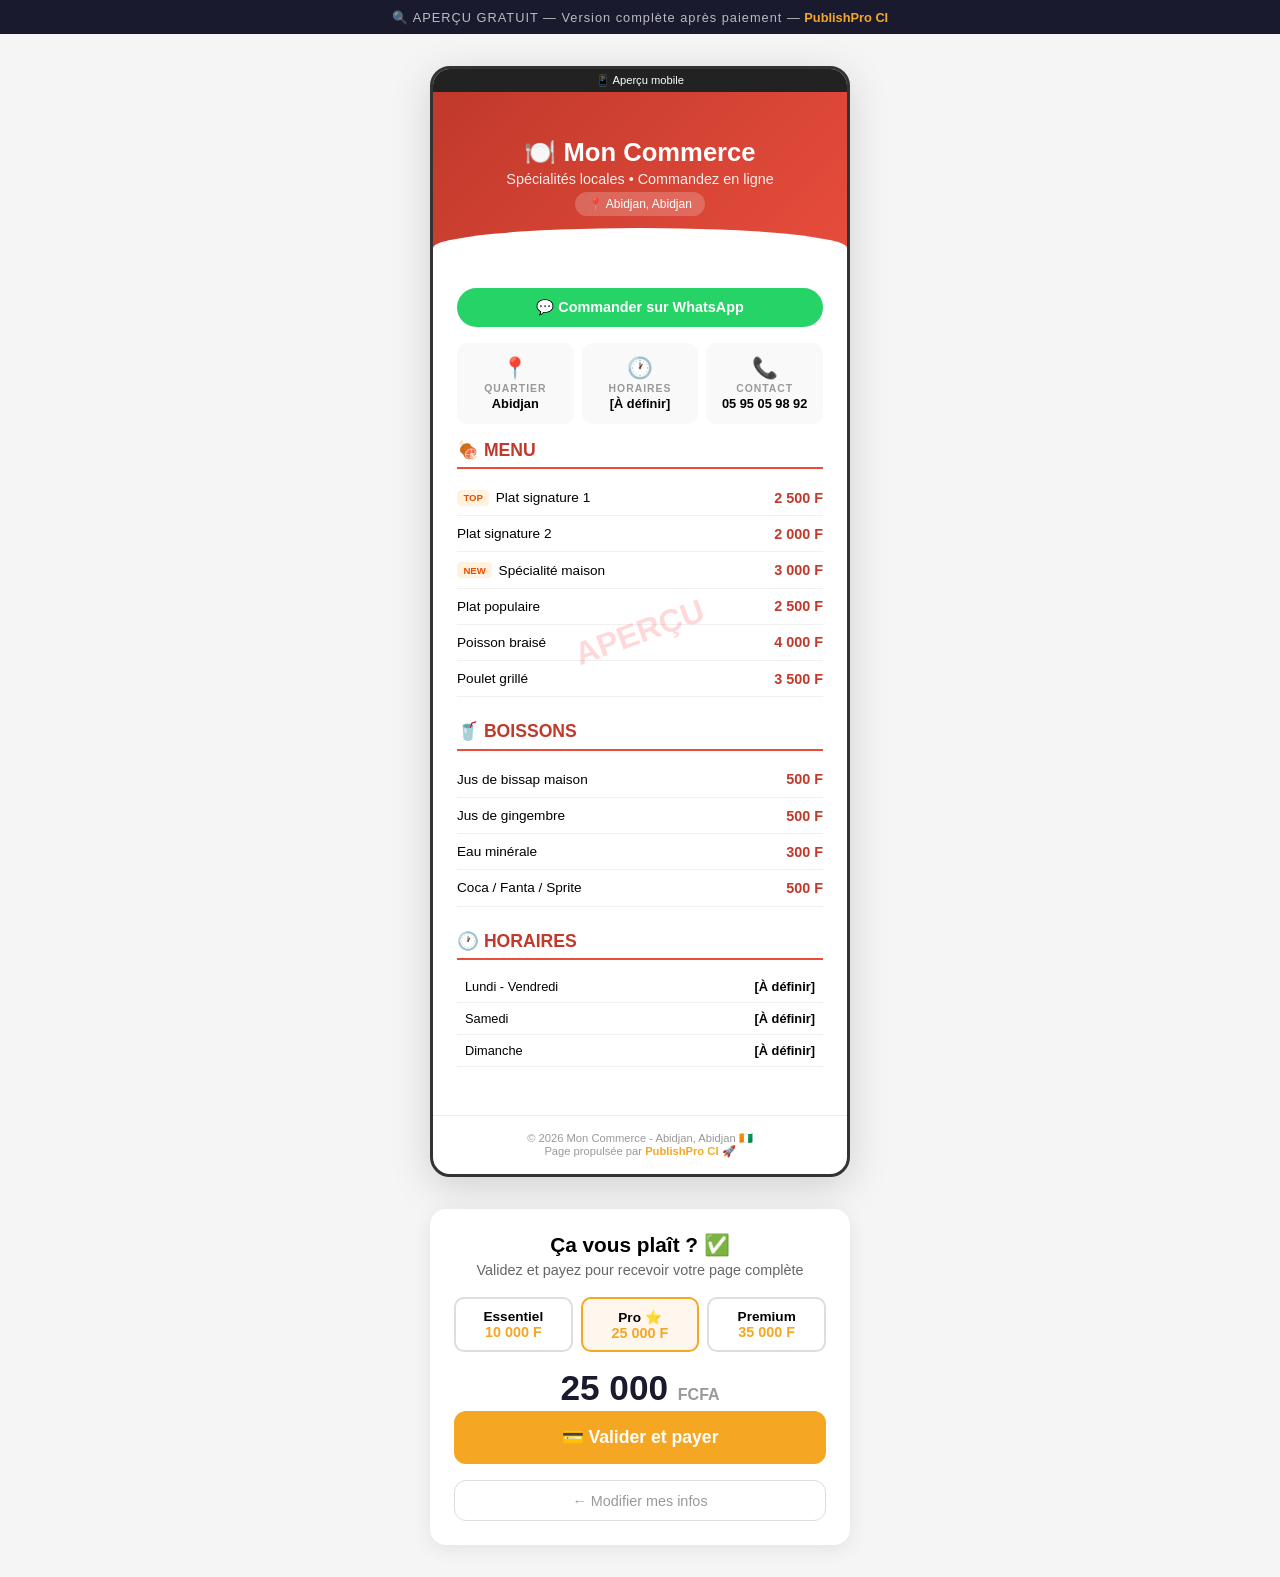
<file: preview.html>
<!DOCTYPE html>
<html lang="fr">
<head>
    <meta charset="UTF-8">
    <meta name="viewport" content="width=device-width, initial-scale=1.0">
    <title>🔍 Aperçu de votre page | PublishPro CI</title>
    <style>
        *{margin:0;padding:0;box-sizing:border-box}
        body{font-family:-apple-system,BlinkMacSystemFont,'Segoe UI',Roboto,sans-serif;background:#f5f5f5}

        /* BARRE DU HAUT */
        .topbar{background:#1A1A2E;color:white;text-align:center;padding:0.6rem 1rem;font-size:0.8rem;position:sticky;top:0;z-index:999}
        .topbar .watermark-text{opacity:0.7;letter-spacing:1px}
        .topbar strong{color:#F5A623}

        /* PREVIEW PHONE */
        .preview-wrapper{max-width:420px;margin:1.5rem auto;background:white;border-radius:20px;box-shadow:0 10px 40px rgba(0,0,0,0.15);overflow:hidden;border:3px solid #333}
        .preview-header{background:#222;color:white;text-align:center;padding:0.3rem 1rem;font-size:0.7rem}

        /* Le template dynamique (styles inline dans le JS) */
        .template-content{min-height:500px}

        /* PANNEAU D'ACTION */
        .action-panel{max-width:420px;margin:0 auto 2rem;padding:1.5rem;background:white;border-radius:16px;box-shadow:0 4px 20px rgba(0,0,0,0.08);text-align:center}
        .action-panel h2{font-size:1.3rem;margin-bottom:0.3rem}
        .action-panel .sub{color:#666;font-size:0.9rem;margin-bottom:1.2rem}
        .action-panel .price-big{font-size:2.2rem;font-weight:900;color:#1A1A2E;margin-bottom:0.2rem}
        .action-panel .price-big span{font-size:1rem;color:#999}
        .btn-pay{display:block;width:100%;background:#F5A623;color:white;border:none;padding:1rem;border-radius:12px;font-size:1.1rem;font-weight:700;cursor:pointer;margin-bottom:1rem;transition:0.2s}
        .btn-pay:hover{background:#D4891A;transform:translateY(-1px)}
        .btn-back{display:block;width:100%;background:transparent;color:#999;border:1px solid #ddd;padding:0.7rem;border-radius:12px;font-size:0.9rem;cursor:pointer;text-decoration:none;text-align:center}

        .payment-details{background:#f0fdf4;border:1px solid #bbf7d0;border-radius:12px;padding:1rem;margin:1rem 0;text-align:left;display:none}
        .payment-details h4{color:#166534;margin-bottom:0.5rem}
        .payment-method{display:flex;align-items:center;justify-content:space-between;padding:0.5rem 0;border-bottom:1px solid #dcfce7}
        .payment-method:last-child{border-bottom:none}
        .payment-method .name{font-weight:600;font-size:0.85rem}
        .payment-method .number{font-size:0.85rem;color:#166534;font-weight:700}

        .whatsapp-confirm{display:flex;align-items:center;gap:0.5rem;background:#25D366;color:white;text-decoration:none;padding:0.8rem 1rem;border-radius:50px;font-weight:600;font-size:0.9rem;justify-content:center;margin-top:1rem}
        .whatsapp-confirm:hover{background:#20b858}

        .formula-selector{display:flex;gap:0.5rem;margin-bottom:1rem}
        .formula-btn{flex:1;padding:0.6rem 0.5rem;border:2px solid #ddd;border-radius:10px;background:white;cursor:pointer;text-align:center;font-size:0.75rem;transition:0.2s}
        .formula-btn.active{border-color:#F5A623;background:#FFF7ED}
        .formula-btn .fname{font-weight:700;font-size:0.85rem;display:block}
        .formula-btn .fprice{color:#F5A623;font-weight:700;font-size:0.9rem;display:block}

        .watermark-overlay{position:absolute;top:0;left:0;right:0;bottom:0;display:flex;align-items:center;justify-content:center;pointer-events:none;z-index:10}
        .watermark-overlay span{font-size:2rem;font-weight:900;color:rgba(255,0,0,0.15);transform:rotate(-20deg);white-space:nowrap}

        @media(min-width:768px){.preview-wrapper{margin:2rem auto}}
    </style>
</head>
<body>

<div class="topbar">
    <span class="watermark-text">🔍 APERÇU GRATUIT — Version complète après paiement —</span> <strong>PublishPro CI</strong>
</div>

<div class="preview-wrapper" id="previewWrapper">
    <div class="preview-header">📱 Aperçu mobile</div>
    <div style="position:relative">
        <div class="watermark-overlay"><span>APERÇU</span></div>
        <div class="template-content" id="templateContent"></div>
    </div>
</div>

<div class="action-panel" id="actionPanel">
    <h2>Ça vous plaît ? ✅</h2>
    <p class="sub">Validez et payez pour recevoir votre page complète</p>

    <div class="formula-selector" id="formulaSelector">
        <button class="formula-btn" data-plan="essentiel" data-price="10000"><span class="fname">Essentiel</span><span class="fprice">10 000 F</span></button>
        <button class="formula-btn active" data-plan="pro" data-price="25000"><span class="fname">Pro ⭐</span><span class="fprice">25 000 F</span></button>
        <button class="formula-btn" data-plan="premium" data-price="35000"><span class="fname">Premium</span><span class="fprice">35 000 F</span></button>
    </div>

    <div class="price-big" id="displayPrice">25 000 <span>FCFA</span></div>

    <button class="btn-pay" id="btnPay" onclick="showPayment()">💳 Valider et payer</button>

    <div class="payment-details" id="paymentDetails">
        <h4>📱 Payez par Mobile Money :</h4>
        <div class="payment-method">
            <span class="name">🌊 Wave</span>
            <span class="number">+225 05 95 05 98 92</span>
        </div>
        <div class="payment-method">
            <span class="name">🍊 Orange Money</span>
            <span class="number">+225 05 95 05 98 92</span>
        </div>
        <div class="payment-method">
            <span class="name">📱 MTN MoMo</span>
            <span class="number">+225 05 95 05 98 92</span>
        </div>
        <p style="font-size:0.75rem;color:#166534;margin-top:0.5rem;text-align:center">
            💡 Montant à payer : <strong id="paymentAmount">25 000 FCFA</strong>
        </p>
        <a class="whatsapp-confirm" id="whatsappLink" href="#" target="_blank">
            📩 Envoyer la confirmation de paiement sur WhatsApp
        </a>
        <div style="margin-top:0.8rem">
            <a id="receiptLink" href="#" style="display:inline-flex;align-items:center;gap:0.3rem;background:white;color:#27AE60;border:2px solid #27AE60;text-decoration:none;padding:0.7rem 1.5rem;border-radius:50px;font-weight:700;font-size:0.85rem;transition:0.2s">
                ✅ J'ai payé — Voir mon reçu
            </a>
        </div>
        <p style="font-size:0.7rem;color:#999;text-align:center;margin-top:0.5rem">
            Après réception de votre paiement, votre page complète sera livrée en 2h.
        </p>
    </div>

    <a href="index.html" class="btn-back" style="margin-top:0.5rem">← Modifier mes infos</a>
</div>

<script>
// ============================================================
// PublishPro CI - Preview dynamique + Paiement
// ============================================================

// Lire les paramètres de l'URL
const params = new URLSearchParams(window.location.search);
const bizName = params.get('name') || 'Mon Commerce';
const bizQuartier = params.get('quartier') || 'Abidjan';
const bizType = params.get('type') || 'restaurant';
const bizPhone = params.get('phone') || '05 95 05 98 92';

// Config par type de commerce
const typeConfig = {
    restaurant: {
        emoji: '🍽️', color1: '#C0392B', color2: '#E74C3C', label: 'Restaurant / Maquis',
        title: '🍽️ ' + bizName,
        subtitle: 'Spécialités locales • Commandez en ligne',
        sections: [
            {title: '🍖 MENU', items: [
                {name: 'Plat signature 1', price: '2 500 F', tag: 'TOP'},
                {name: 'Plat signature 2', price: '2 000 F'},
                {name: 'Spécialité maison', price: '3 000 F', tag: 'NEW'},
                {name: 'Plat populaire', price: '2 500 F'},
                {name: 'Poisson braisé', price: '4 000 F'},
                {name: 'Poulet grillé', price: '3 500 F'},
            ]},
            {title: '🥤 BOISSONS', items: [
                {name: 'Jus de bissap maison', price: '500 F'},
                {name: 'Jus de gingembre', price: '500 F'},
                {name: 'Eau minérale', price: '300 F'},
                {name: 'Coca / Fanta / Sprite', price: '500 F'},
            ]}
        ]
    },
    boutique: {
        emoji: '👗', color1: '#6C3483', color2: '#8E44AD', label: 'Boutique / Mode',
        title: '👗 ' + bizName,
        subtitle: 'Vêtements • Accessoires • Pagnes',
        sections: [
            {title: '🛍️ PRODUITS', items: [
                {name: 'Article phare 1', price: '15 000 F', tag: 'TOP'},
                {name: 'Article phare 2', price: '12 000 F'},
                {name: 'Nouveauté', price: '18 000 F', tag: 'NEW'},
                {name: 'Basique', price: '5 000 F'},
                {name: 'Premium', price: '25 000 F'},
                {name: 'Accessoire', price: '3 000 F'},
            ]}
        ]
    },
    service: {
        emoji: '💇', color1: '#1E8449', color2: '#27AE60', label: 'Salon / Service',
        title: '💇 ' + bizName,
        subtitle: 'Services professionnels • Prenez RDV',
        sections: [
            {title: '💅 SERVICES', items: [
                {name: 'Service signature 1', price: '5 000 F', tag: 'TOP'},
                {name: 'Service signature 2', price: '10 000 F'},
                {name: 'Forfait découverte', price: '7 000 F', tag: 'NEW'},
                {name: 'Service classique', price: '3 000 F'},
                {name: 'Service premium', price: '15 000 F'},
                {name: 'Forfait complet', price: '25 000 F'},
            ]}
        ]
    }
};

const config = typeConfig[bizType] || typeConfig.restaurant;

// Construire le template HTML
const templateHTML = `
<style>
    .tmpl-hero{background:linear-gradient(135deg,${config.color1},${config.color2});color:white;text-align:center;padding:2.5rem 1.5rem 2rem;position:relative;overflow:hidden}
    .tmpl-hero::after{content:'';position:absolute;bottom:-20px;left:0;right:0;height:40px;background:white;border-radius:50% 50% 0 0}
    .tmpl-hero h1{font-size:1.6rem;margin:0.3rem 0}
    .tmpl-hero .badge{display:inline-block;background:rgba(255,255,255,0.2);padding:0.3rem 0.8rem;border-radius:20px;font-size:0.75rem;margin-top:0.3rem}
    .tmpl-body{padding:1.5rem}
    .tmpl-info-grid{display:grid;grid-template-columns:repeat(3,1fr);gap:0.5rem;margin-bottom:1rem}
    .tmpl-info-card{background:#f9f9f9;padding:0.8rem 0.5rem;border-radius:10px;text-align:center}
    .tmpl-info-card .icon{font-size:1.3rem;margin-bottom:0.2rem}
    .tmpl-info-card h3{font-size:0.65rem;color:#999;text-transform:uppercase;letter-spacing:1px;margin-bottom:0.1rem}
    .tmpl-info-card p{font-size:0.8rem;font-weight:600}
    .tmpl-btn-wa{display:flex;align-items:center;justify-content:center;gap:0.3rem;background:#25D366;color:white;text-decoration:none;padding:0.7rem 1.5rem;border-radius:50px;font-weight:700;font-size:0.9rem;margin:1rem 0}
    .tmpl-section{margin-bottom:1.5rem}
    .tmpl-section h2{color:${config.color1};font-size:1.1rem;margin-bottom:0.7rem;padding-bottom:0.4rem;border-bottom:2px solid ${config.color2};display:flex;align-items:center;gap:0.3rem}
    .tmpl-item{display:flex;justify-content:space-between;align-items:center;padding:0.6rem 0;border-bottom:1px solid #f0f0f0}
    .tmpl-item .name{font-size:0.85rem;display:flex;align-items:center;gap:0.4rem}
    .tmpl-item .price{font-weight:700;color:${config.color1};font-size:0.9rem}
    .tmpl-tag{background:#FFF3E0;color:#E65100;font-size:0.6rem;padding:0.15rem 0.4rem;border-radius:4px;font-weight:700}
    .tmpl-hours{width:100%;border-collapse:collapse;margin:0.5rem 0}
    .tmpl-hours td{padding:0.5rem;border-bottom:1px solid #f0f0f0;font-size:0.8rem}
    .tmpl-hours td:last-child{text-align:right;font-weight:600}
    .tmpl-footer{text-align:center;padding:1rem;color:#999;font-size:0.7rem;border-top:1px solid #eee}
</style>
<div class="tmpl-hero">
    <h1>${config.title}</h1>
    <p style="font-size:0.9rem;opacity:0.9">${config.subtitle}</p>
    <div class="badge">📍 ${bizQuartier}, Abidjan</div>
</div>
<div class="tmpl-body">
    <a href="https://wa.me/${bizPhone}" class="tmpl-btn-wa" onclick="return false">💬 Commander sur WhatsApp</a>

    <div class="tmpl-info-grid">
        <div class="tmpl-info-card"><div class="icon">📍</div><h3>Quartier</h3><p>${bizQuartier}</p></div>
        <div class="tmpl-info-card"><div class="icon">🕐</div><h3>Horaires</h3><p>[À définir]</p></div>
        <div class="tmpl-info-card"><div class="icon">📞</div><h3>Contact</h3><p>${bizPhone}</p></div>
    </div>

    ${config.sections.map(s => `
    <div class="tmpl-section">
        <h2>${s.title}</h2>
        ${s.items.map(i => `
        <div class="tmpl-item">
            <span class="name">${i.tag ? '<span class="tmpl-tag">'+i.tag+'</span>' : ''} ${i.name}</span>
            <span class="price">${i.price}</span>
        </div>`).join('')}
    </div>`).join('')}

    <div class="tmpl-section">
        <h2>🕐 HORAIRES</h2>
        <table class="tmpl-hours">
            <tr><td>Lundi - Vendredi</td><td>[À définir]</td></tr>
            <tr><td>Samedi</td><td>[À définir]</td></tr>
            <tr><td>Dimanche</td><td>[À définir]</td></tr>
        </table>
    </div>
</div>
<div class="tmpl-footer">
    <p>© 2026 ${bizName} - ${bizQuartier}, Abidjan 🇨🇮</p>
    <p>Page propulsée par <strong style="color:#F5A623">PublishPro CI</strong> 🚀</p>
</div>`;

document.getElementById('templateContent').innerHTML = templateHTML;

// Sélecteur de formule
let selectedPlan = 'pro';
let selectedPrice = 25000;
let selectedLabel = 'Pro';

document.querySelectorAll('.formula-btn').forEach(btn => {
    btn.addEventListener('click', function() {
        document.querySelectorAll('.formula-btn').forEach(b => b.classList.remove('active'));
        this.classList.add('active');
        selectedPlan = this.dataset.plan;
        selectedPrice = parseInt(this.dataset.price);
        selectedLabel = this.querySelector('.fname').textContent.replace('⭐','').trim();
        document.getElementById('displayPrice').innerHTML = selectedPrice.toLocaleString() + ' <span>FCFA</span>';
        document.getElementById('paymentAmount').textContent = selectedPrice.toLocaleString() + ' FCFA';
    });
});

// Afficher les détails de paiement
function showPayment() {
    document.getElementById('paymentDetails').style.display = 'block';
    document.getElementById('btnPay').style.display = 'none';
    
    // Construire le lien WhatsApp de confirmation
    const waMsg = encodeURIComponent(
        `✅ PAIEMENT EFFECTUÉ - PublishPro CI\n\n` +
        `📛 ${bizName}\n` +
        `📍 ${bizQuartier}\n` +
        `🏷️ ${config.label}\n` +
        `💎 Formule ${selectedLabel} - ${selectedPrice.toLocaleString()} FCFA\n` +
        `📞 ${bizPhone}\n\n` +
        `[Joindre la capture du paiement ici]`
    );
    document.getElementById('whatsappLink').href = `https://wa.me/2250595059892?text=${waMsg}`;

    // Lien vers le reçu
    const receiptParams = new URLSearchParams({plan: selectedLabel, price: selectedPrice.toString()});
    document.getElementById('receiptLink').href = 'receipt.html?' + receiptParams.toString();

    // Mettre à jour l'URL pour tracker la conversion
    document.title = `✅ ${bizName} - ${selectedLabel} - PublishPro CI`;
}
</script>
</body>
</html>
</file>
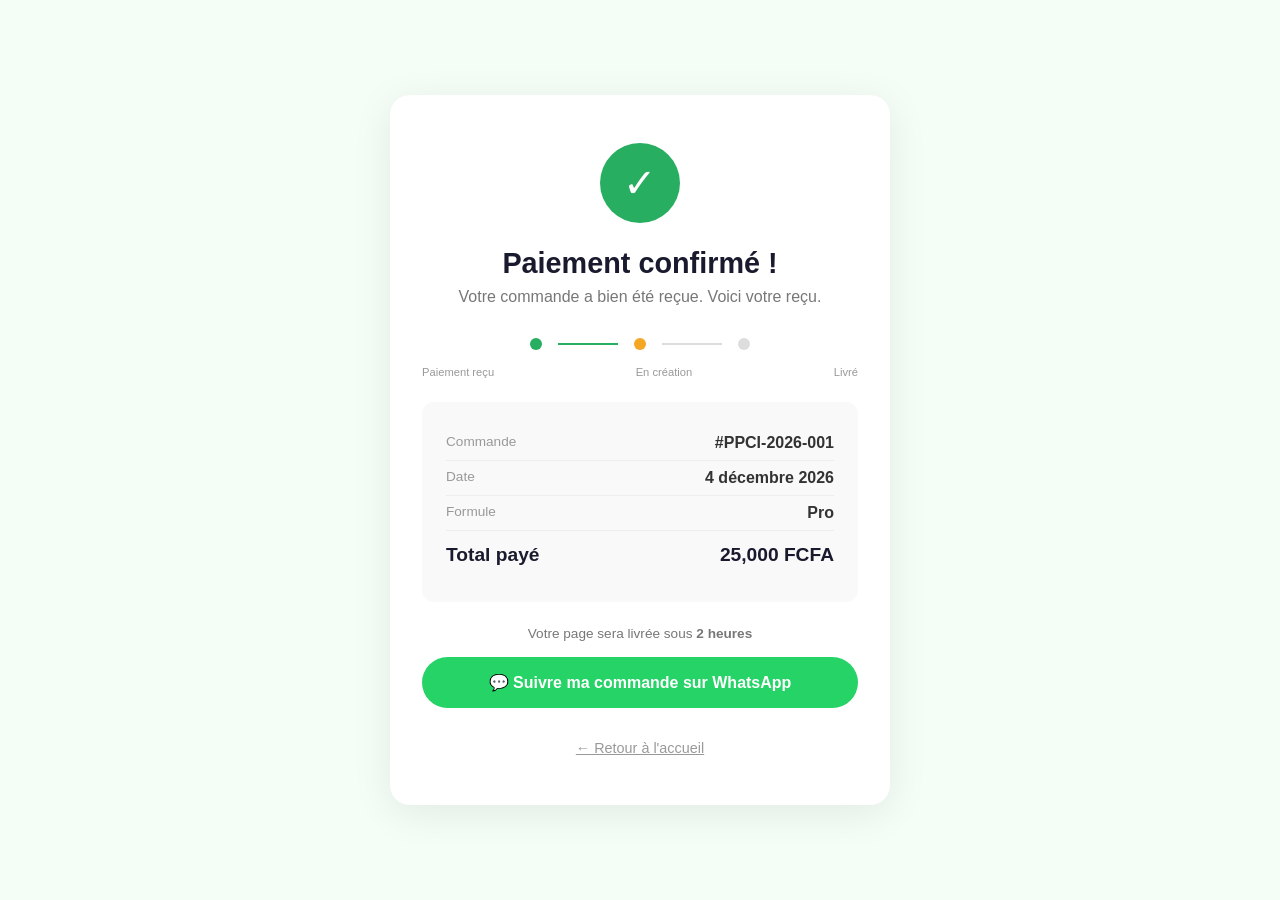
<file: receipt.html>
<!DOCTYPE html>
<html lang="fr">
<head>
    <meta charset="UTF-8">
    <meta name="viewport" content="width=device-width, initial-scale=1.0">
    <title>✅ Paiement confirmé | PublishPro CI</title>
    <style>
        *{margin:0;padding:0;box-sizing:border-box}
        body{font-family:-apple-system,BlinkMacSystemFont,'Segoe UI',Roboto,sans-serif;background:#f5fdf7;min-height:100vh;display:flex;align-items:center;justify-content:center;padding:2rem}
        .receipt{background:white;border-radius:20px;padding:3rem 2rem;max-width:500px;width:100%;box-shadow:0 8px 40px rgba(0,0,0,0.08);text-align:center}
        .check-icon{width:80px;height:80px;background:#27AE60;border-radius:50%;display:flex;align-items:center;justify-content:center;margin:0 auto 1.5rem;font-size:2.5rem;color:white;animation:pop 0.5s cubic-bezier(0.175,0.885,0.32,1.275)}
        @keyframes pop{from{transform:scale(0)}to{transform:scale(1)}}
        h1{font-size:1.8rem;color:#1A1A2E;margin-bottom:0.5rem}
        .sub{color:#777;margin-bottom:2rem}
        .info-box{background:#f9f9f9;border-radius:12px;padding:1.5rem;text-align:left;margin-bottom:1.5rem}
        .info-row{display:flex;justify-content:space-between;padding:0.5rem 0;border-bottom:1px solid #eee}
        .info-row:last-child{border-bottom:none}
        .info-row .label{color:#999;font-size:0.85rem}
        .info-row .value{font-weight:600;color:#333}
        .total-row{display:flex;justify-content:space-between;padding:0.8rem 0;font-size:1.2rem;font-weight:800;color:#1A1A2E}
        .whatsapp-btn{display:flex;align-items:center;justify-content:center;gap:0.5rem;background:#25D366;color:white;text-decoration:none;padding:1rem 2rem;border-radius:50px;font-weight:700;font-size:1rem;margin:1rem 0;transition:0.2s}
        .whatsapp-btn:hover{transform:translateY(-2px);box-shadow:0 8px 25px rgba(37,211,102,0.3)}
        .timeline{display:flex;align-items:center;justify-content:center;gap:1rem;margin:1.5rem 0}
        .timeline-dot{width:12px;height:12px;border-radius:50%;background:#ddd}
        .timeline-dot.done{background:#27AE60}
        .timeline-dot.active{background:#F5A623;animation:pulse-dot 1.5s infinite}
        @keyframes pulse-dot{0%,100%{box-shadow:0 0 0 0 rgba(245,166,35,0.4)}50%{box-shadow:0 0 0 12px rgba(245,166,35,0)}}
        .timeline-line{width:60px;height:2px;background:#ddd}
        .timeline-line.done{background:#27AE60}
        .back-link{color:#999;font-size:0.9rem;margin-top:1rem;display:inline-block}
    </style>
</head>
<body>
<div class="receipt">
    <div class="check-icon">✓</div>
    <h1>Paiement confirmé !</h1>
    <p class="sub">Votre commande a bien été reçue. Voici votre reçu.</p>

    <div class="timeline">
        <div class="timeline-dot done"></div>
        <div class="timeline-line done"></div>
        <div class="timeline-dot active"></div>
        <div class="timeline-line"></div>
        <div class="timeline-dot"></div>
    </div>
    <div style="display:flex;justify-content:space-between;font-size:0.7rem;color:#999;margin-top:-0.5rem;margin-bottom:1.5rem">
        <span>Paiement reçu</span><span>En création</span><span>Livré</span>
    </div>

    <div class="info-box">
        <div class="info-row"><span class="label">Commande</span><span class="value">#PPCI-2026-001</span></div>
        <div class="info-row"><span class="label">Date</span><span class="value" id="receiptDate"></span></div>
        <div class="info-row"><span class="label">Formule</span><span class="value" id="receiptPlan">Pro</span></div>
        <div class="total-row"><span>Total payé</span><span id="receiptAmount">25 000 FCFA</span></div>
    </div>

    <p style="color:#777;font-size:0.85rem;margin-bottom:1rem">Votre page sera livrée sous <strong>2 heures</strong></p>

    <a href="https://wa.me/2250595059892?text=Bonjour!%20Voici%20ma%20confirmation%20de%20paiement%20✅" class="whatsapp-btn" target="_blank">💬 Suivre ma commande sur WhatsApp</a>

    <a href="index.html" class="back-link">← Retour à l'accueil</a>
</div>

<script>
const params = new URLSearchParams(window.location.search);
const plan = params.get('plan') || 'Pro';
const price = params.get('price') || '25000';
const priceFormatted = parseInt(price).toLocaleString();
document.getElementById('receiptPlan').textContent = plan;
document.getElementById('receiptAmount').textContent = priceFormatted + ' FCFA';
document.getElementById('receiptDate').textContent = new Date().toLocaleDateString('fr-FR',{day:'numeric',month:'long',year:'numeric'});
</script>
</body>
</html>
</file>
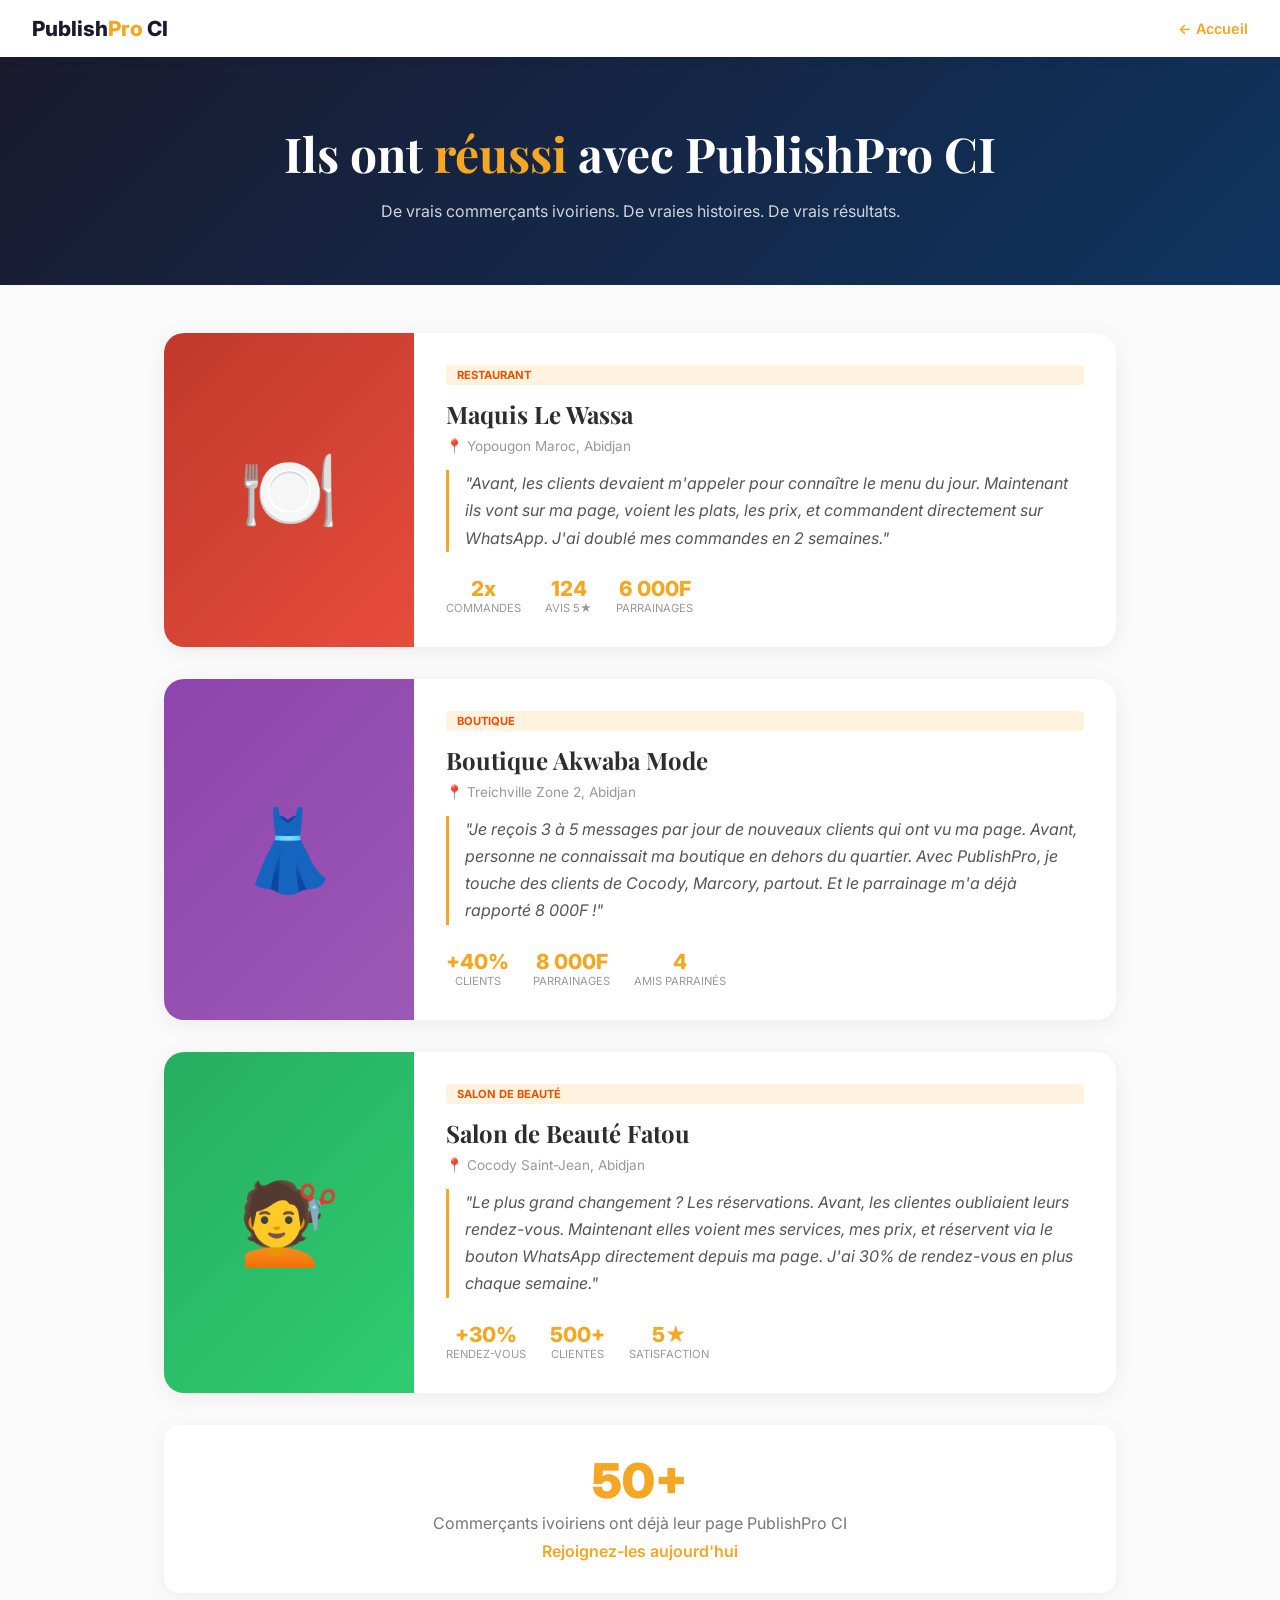
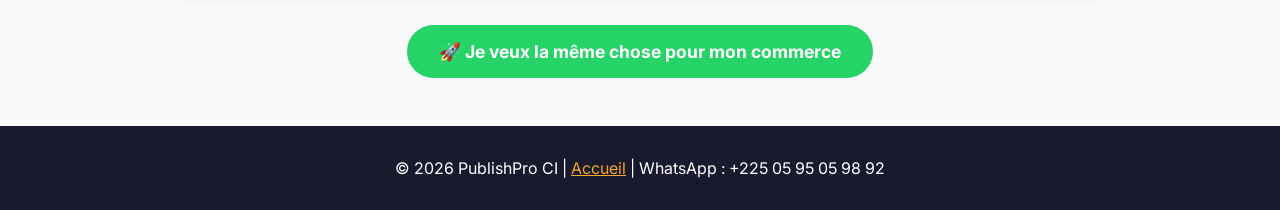
<file: success-stories.html>
<!DOCTYPE html>
<html lang="fr">
<head>
    <meta charset="UTF-8">
    <meta name="viewport" content="width=device-width, initial-scale=1.0">
    <title>🏆 Success Stories | PublishPro CI</title>
    <meta name="description" content="Découvrez comment les commerçants ivoiriens ont boosté leur activité avec PublishPro CI.">
    <link href="https://fonts.googleapis.com/css2?family=Playfair+Display:wght@700;800;900&family=Inter:wght@300;400;500;600;700;800&display=swap" rel="stylesheet">
    <style>
        :root{--gold:#F5A623;--dark:#1A1A2E;--white:#fff;--bg:#FAFAFA;--text:#2D2D2D;--green:#25D366}
        *{margin:0;padding:0;box-sizing:border-box}
        body{font-family:'Inter',sans-serif;background:var(--bg);color:var(--text)}

        .navbar{background:white;padding:1rem 2rem;box-shadow:0 2px 10px rgba(0,0,0,0.05);display:flex;justify-content:space-between;align-items:center;position:sticky;top:0;z-index:100}
        .navbar .logo{font-weight:800;font-size:1.3rem;color:var(--dark);text-decoration:none}
        .navbar .logo span{color:var(--gold)}
        .navbar .back{color:var(--gold);text-decoration:none;font-weight:600;font-size:0.9rem}

        .hero{background:linear-gradient(135deg,var(--dark),#0F3460);color:white;text-align:center;padding:4rem 2rem}
        .hero h1{font-family:'Playfair Display',serif;font-size:clamp(2rem,5vw,3rem);margin-bottom:1rem}
        .hero h1 span{color:var(--gold)}
        .hero p{opacity:0.8;max-width:600px;margin:0 auto}

        .section{padding:3rem 1.5rem;max-width:1000px;margin:0 auto}

        .story{display:grid;grid-template-columns:250px 1fr;gap:2rem;background:white;border-radius:20px;overflow:hidden;box-shadow:0 4px 20px rgba(0,0,0,0.06);margin-bottom:2rem;transition:transform 0.3s}
        .story:hover{transform:translateY(-4px)}
        .story-image{display:flex;align-items:center;justify-content:center;font-size:5rem;color:white;min-height:250px}
        .story-image.resto{background:linear-gradient(135deg,#C0392B,#E74C3C)}
        .story-image.boutique{background:linear-gradient(135deg,#8E44AD,#9B59B6)}
        .story-image.service{background:linear-gradient(135deg,#27AE60,#2ECC71)}
        .story-content{padding:2rem 2rem 2rem 0;display:flex;flex-direction:column;justify-content:center}
        .story-content .tag{display:inline-block;background:#FFF3E0;color:#E65100;font-size:0.7rem;padding:0.2rem 0.7rem;border-radius:4px;font-weight:700;text-transform:uppercase;margin-bottom:0.8rem}
        .story-content h3{font-family:'Playfair Display',serif;font-size:1.5rem;margin-bottom:0.5rem}
        .story-content .location{color:#999;font-size:0.85rem;margin-bottom:1rem}
        .story-content .quote{font-style:italic;color:#555;line-height:1.7;margin-bottom:1rem;position:relative;padding-left:1rem;border-left:3px solid var(--gold)}
        .story-content .results{display:flex;gap:1.5rem;margin-top:0.5rem}
        .result-item{text-align:center}
        .result-item .num{font-size:1.3rem;font-weight:800;color:var(--gold)}
        .result-item .lbl{font-size:0.7rem;color:#999;text-transform:uppercase}

        .stats-banner{background:white;border-radius:16px;padding:2rem;text-align:center;box-shadow:0 4px 20px rgba(0,0,0,0.05);margin:2rem 0}
        .stats-banner .big-stat{font-size:3rem;font-weight:900;color:var(--gold);line-height:1}
        .stats-banner p{color:#777;margin-top:0.5rem}

        .btn-wa{display:inline-flex;align-items:center;gap:0.5rem;background:var(--green);color:white;text-decoration:none;padding:1rem 2rem;border-radius:50px;font-weight:700;font-size:1.1rem;transition:0.2s;margin:0 auto;width:fit-content}
        .btn-wa:hover{transform:translateY(-2px);box-shadow:0 8px 25px rgba(37,211,102,0.3)}

        footer{background:var(--dark);color:white;text-align:center;padding:2rem}
        footer a{color:var(--gold)}

        @media(max-width:768px){
            .story{grid-template-columns:1fr}
            .story-image{min-height:180px;font-size:3rem}
            .story-content{padding:1.5rem}
        }
    </style>
</head>
<body>

<nav class="navbar">
    <a href="index.html" class="logo">Publish<span>Pro</span> CI</a>
    <a href="index.html" class="back">← Accueil</a>
</nav>

<section class="hero">
    <h1>Ils ont <span>réussi</span> avec PublishPro CI</h1>
    <p>De vrais commerçants ivoiriens. De vraies histoires. De vrais résultats.</p>
</section>

<div class="section">

    <div class="story">
        <div class="story-image resto">🍽️</div>
        <div class="story-content">
            <span class="tag">RESTAURANT</span>
            <h3>Maquis Le Wassa</h3>
            <p class="location">📍 Yopougon Maroc, Abidjan</p>
            <div class="quote">"Avant, les clients devaient m'appeler pour connaître le menu du jour. Maintenant ils vont sur ma page, voient les plats, les prix, et commandent directement sur WhatsApp. J'ai doublé mes commandes en 2 semaines."</div>
            <div class="results">
                <div class="result-item"><div class="num">2x</div><div class="lbl">Commandes</div></div>
                <div class="result-item"><div class="num">124</div><div class="lbl">Avis 5★</div></div>
                <div class="result-item"><div class="num">6 000F</div><div class="lbl">Parrainages</div></div>
            </div>
        </div>
    </div>

    <div class="story">
        <div class="story-image boutique">👗</div>
        <div class="story-content">
            <span class="tag">BOUTIQUE</span>
            <h3>Boutique Akwaba Mode</h3>
            <p class="location">📍 Treichville Zone 2, Abidjan</p>
            <div class="quote">"Je reçois 3 à 5 messages par jour de nouveaux clients qui ont vu ma page. Avant, personne ne connaissait ma boutique en dehors du quartier. Avec PublishPro, je touche des clients de Cocody, Marcory, partout. Et le parrainage m'a déjà rapporté 8 000F !"</div>
            <div class="results">
                <div class="result-item"><div class="num">+40%</div><div class="lbl">Clients</div></div>
                <div class="result-item"><div class="num">8 000F</div><div class="lbl">Parrainages</div></div>
                <div class="result-item"><div class="num">4</div><div class="lbl">Amis parrainés</div></div>
            </div>
        </div>
    </div>

    <div class="story">
        <div class="story-image service">💇</div>
        <div class="story-content">
            <span class="tag">SALON DE BEAUTÉ</span>
            <h3>Salon de Beauté Fatou</h3>
            <p class="location">📍 Cocody Saint-Jean, Abidjan</p>
            <div class="quote">"Le plus grand changement ? Les réservations. Avant, les clientes oubliaient leurs rendez-vous. Maintenant elles voient mes services, mes prix, et réservent via le bouton WhatsApp directement depuis ma page. J'ai 30% de rendez-vous en plus chaque semaine."</div>
            <div class="results">
                <div class="result-item"><div class="num">+30%</div><div class="lbl">Rendez-vous</div></div>
                <div class="result-item"><div class="num">500+</div><div class="lbl">Clientes</div></div>
                <div class="result-item"><div class="num">5★</div><div class="lbl">Satisfaction</div></div>
            </div>
        </div>
    </div>

    <div class="stats-banner">
        <div class="big-stat">50+</div>
        <p>Commerçants ivoiriens ont déjà leur page PublishPro CI</p>
        <p style="color:var(--gold);font-weight:600;margin-top:0.5rem">Rejoignez-les aujourd'hui</p>
    </div>

    <div style="text-align:center">
        <a href="index.html#order" class="btn-wa">🚀 Je veux la même chose pour mon commerce</a>
    </div>
</div>

<footer>
    <p>© 2026 PublishPro CI | <a href="index.html">Accueil</a> | WhatsApp : +225 05 95 05 98 92</p>
</footer>

</body>
</html>
</file>
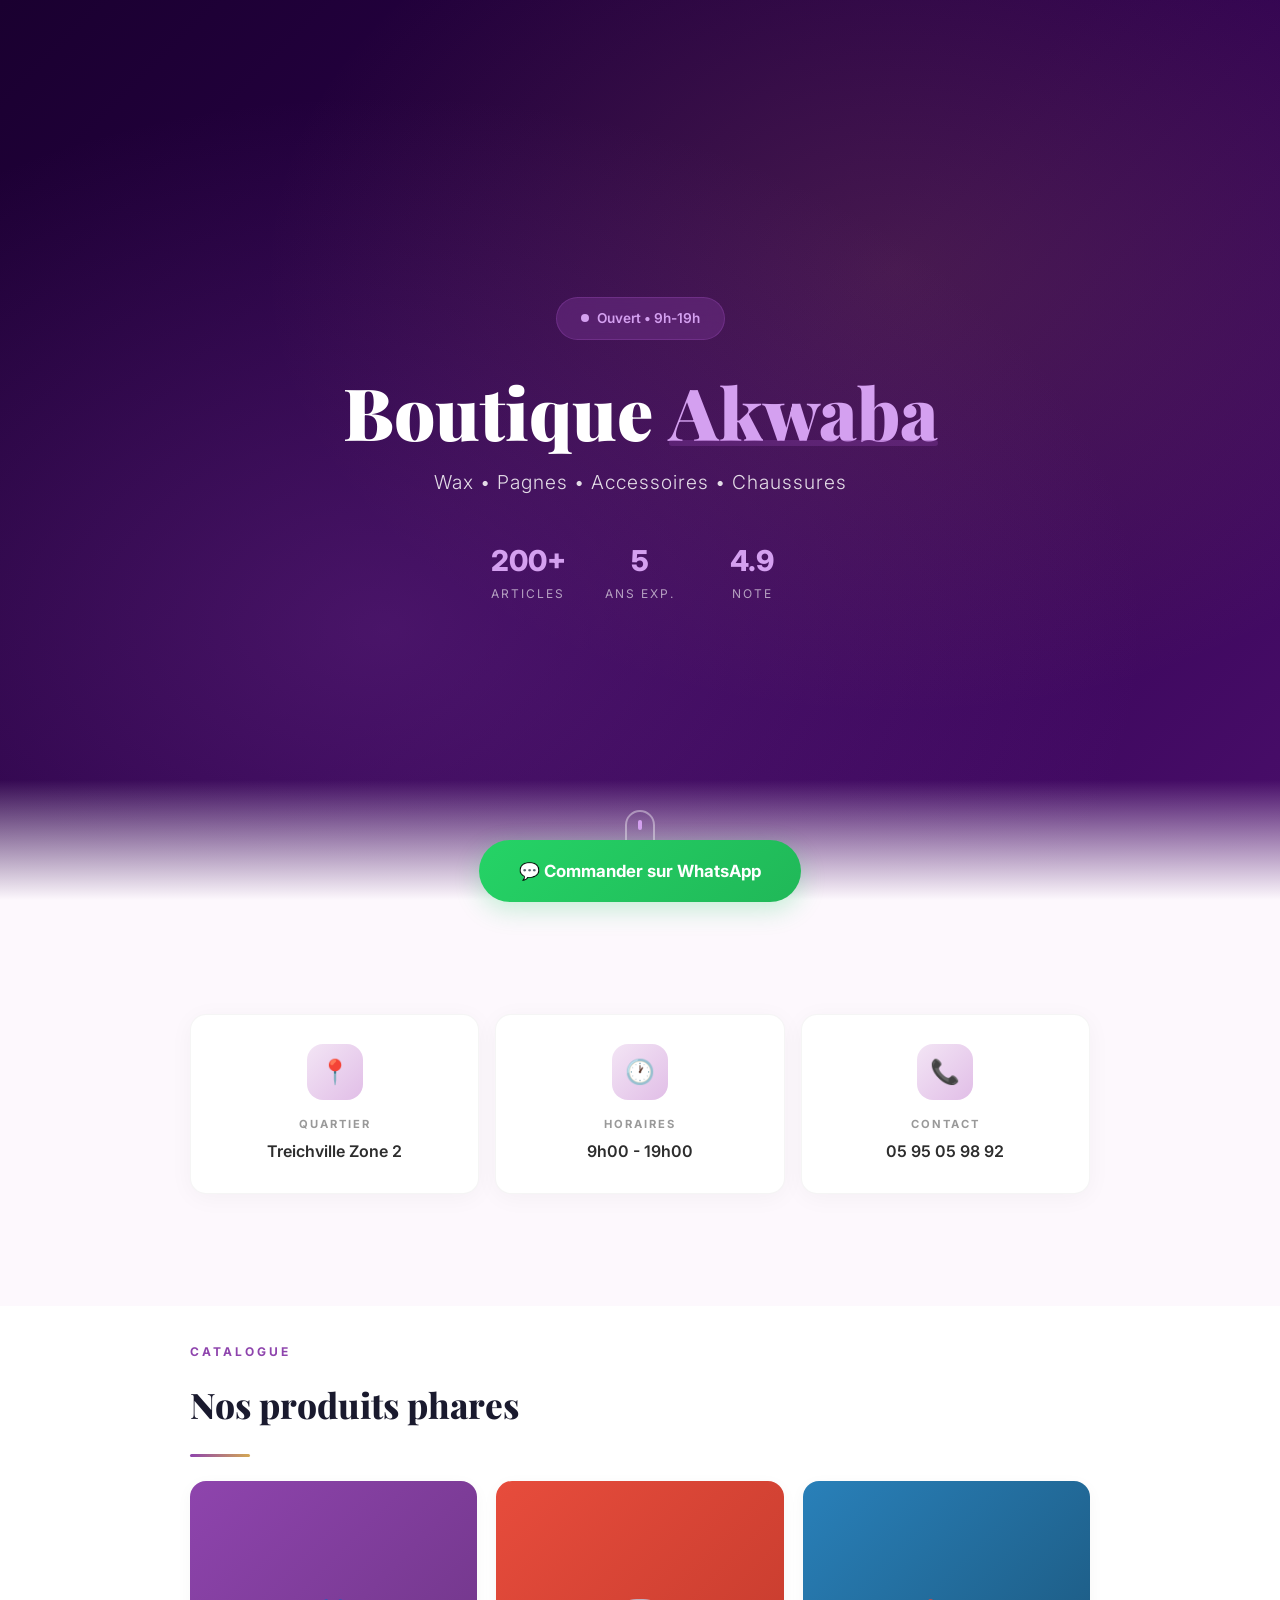
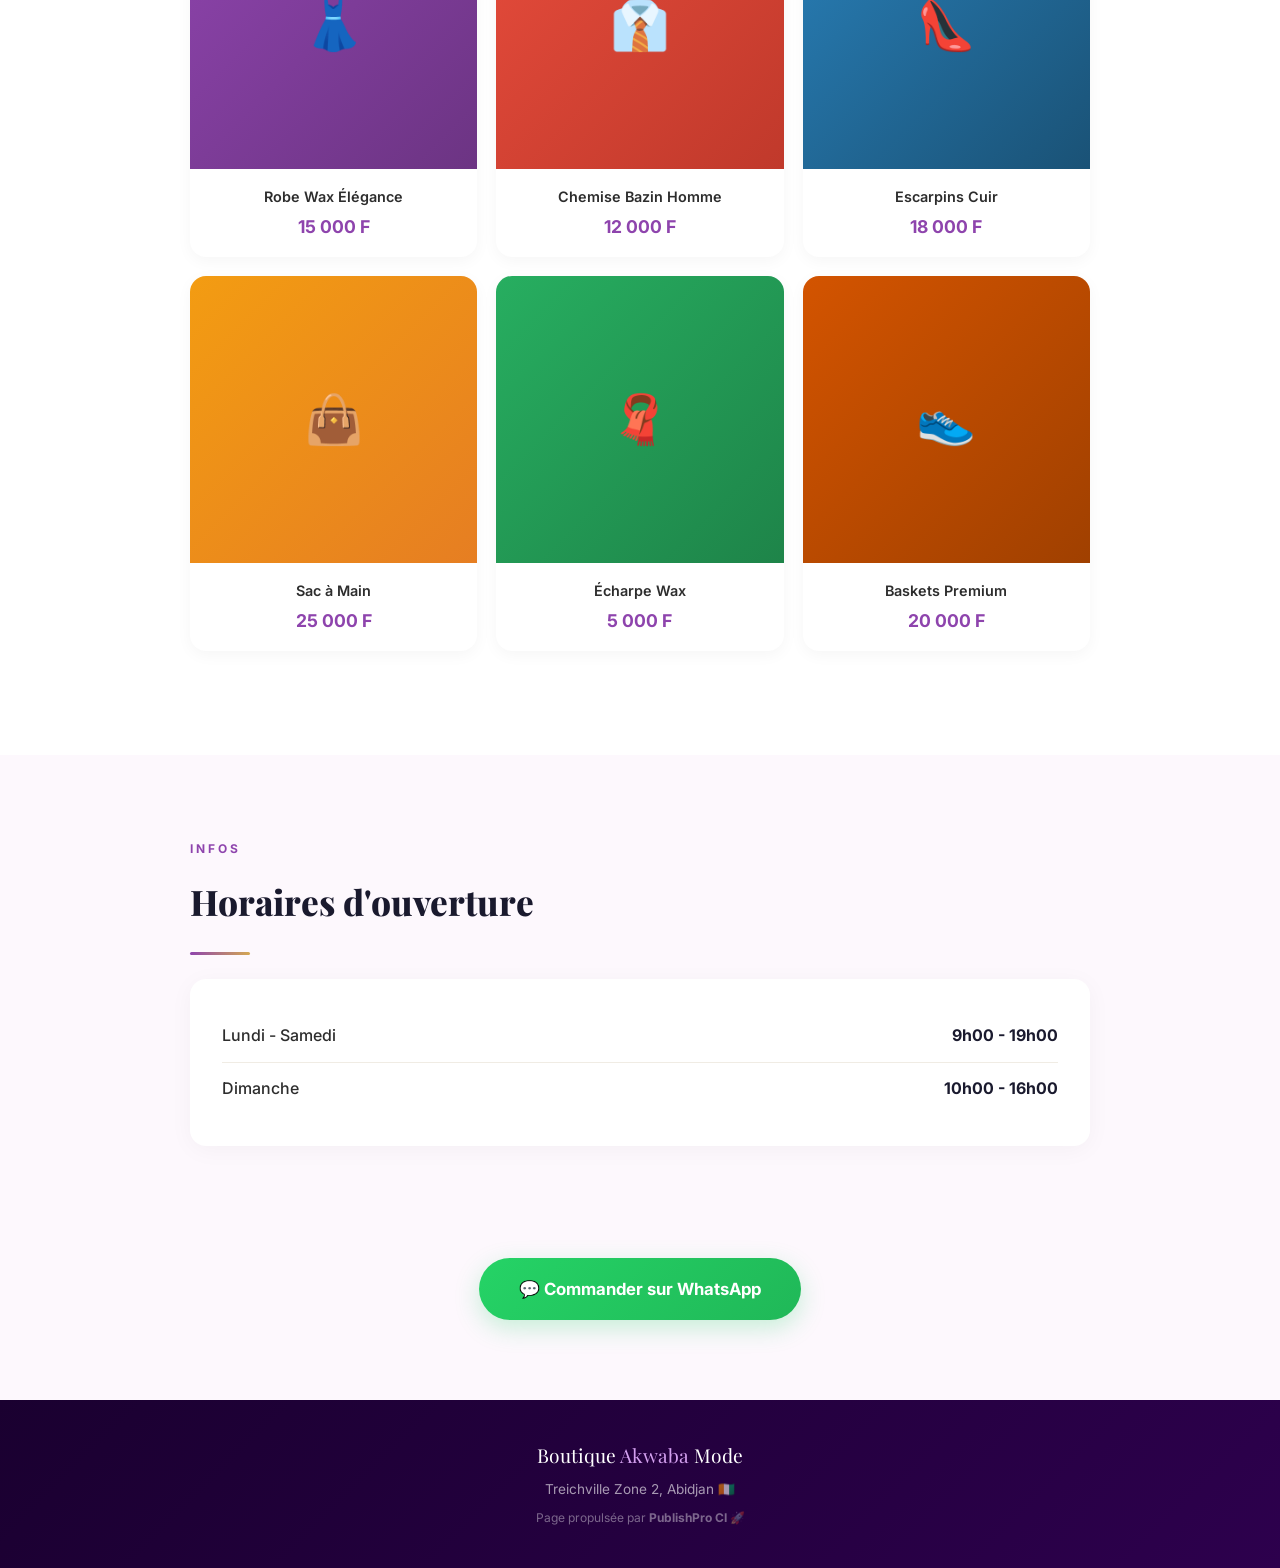
<file: demo/boutique-akwaba-mode-treichville.html>
<!DOCTYPE html>
<html lang="fr">
<head>
    <meta charset="UTF-8">
    <meta name="viewport" content="width=device-width, initial-scale=1.0">
    <title>👗 Boutique Akwaba Mode | Treichville - Abidjan</title>
    <meta name="description" content="Boutique Akwaba Mode - Wax, pagnes, accessoires et chaussures à Treichville.">
    <link rel="preconnect" href="https://fonts.googleapis.com">
    <link href="https://fonts.googleapis.com/css2?family=Playfair+Display:wght@700;800;900&family=Inter:wght@300;400;500;600;700;800&display=swap" rel="stylesheet">
    <style>
        :root{--gold:#D4A853;--dark:#1A1A2E;--purple:#8E44AD;--bg:#FDF8FD;--white:#fff;--text:#2D2D2D}
        *{margin:0;padding:0;box-sizing:border-box}
        body{font-family:'Inter',sans-serif;background:var(--bg);color:var(--text);line-height:1.6}

        .hero-premium{position:relative;min-height:100vh;display:flex;align-items:center;justify-content:center;text-align:center;color:white;overflow:hidden;background:linear-gradient(135deg,#1a0030,#2d004d,#4a0e6b)}
        .hero-premium::before{content:'';position:absolute;inset:0;background:radial-gradient(ellipse at 30% 70%,rgba(142,68,173,0.3),transparent 60%),radial-gradient(ellipse at 70% 30%,rgba(212,168,83,0.15),transparent 50%);z-index:0}
        .hero-premium::after{content:'';position:absolute;bottom:0;left:0;right:0;height:120px;background:linear-gradient(to top,var(--bg),transparent);z-index:2}
        .hero-content{position:relative;z-index:1;max-width:700px;padding:2rem}
        .hero-badge-premium{display:inline-flex;align-items:center;gap:0.5rem;background:rgba(142,68,173,0.3);border:1px solid rgba(142,68,173,0.4);padding:0.6rem 1.5rem;border-radius:50px;font-size:0.85rem;font-weight:600;color:#d4a0f0;margin-bottom:2rem;backdrop-filter:blur(10px)}
        .hero-badge-premium .dot{width:8px;height:8px;background:#d4a0f0;border-radius:50%;animation:glow-dot 2s infinite}
        @keyframes glow-dot{0%,100%{box-shadow:0 0 0 0 rgba(142,68,173,0.6)}50%{box-shadow:0 0 16px 4px rgba(142,68,173,0.4)}}
        .hero-title{font-family:'Playfair Display',serif;font-size:clamp(2.5rem,6vw,4.5rem);font-weight:900;line-height:1.1;margin-bottom:1rem}
        .hero-title .accent{color:#d4a0f0;position:relative;display:inline-block}
        .hero-title .accent::after{content:'';position:absolute;bottom:5px;left:0;right:0;height:6px;background:rgba(142,68,173,0.3);border-radius:3px}
        .hero-subtitle{font-size:1.2rem;opacity:0.85;margin-bottom:2rem;font-weight:300;letter-spacing:1px}
        .hero-features-row{display:flex;gap:2rem;justify-content:center;flex-wrap:wrap;margin-top:2.5rem}
        .hero-feat{text-align:center;min-width:80px}
        .hero-feat .num{font-size:1.8rem;font-weight:800;color:#d4a0f0}
        .hero-feat .lbl{font-size:0.75rem;opacity:0.6;text-transform:uppercase;letter-spacing:2px}
        .scroll-indicator{position:absolute;bottom:40px;left:50%;transform:translateX(-50%);z-index:3;animation:bounce 2s infinite}
        .scroll-indicator span{display:block;width:30px;height:50px;border:2px solid rgba(255,255,255,0.4);border-radius:20px;position:relative}
        .scroll-indicator span::after{content:'';position:absolute;top:8px;left:50%;transform:translateX(-50%);width:4px;height:10px;background:#d4a0f0;border-radius:2px;animation:scroll-wheel 2s infinite}
        @keyframes bounce{0%,100%{transform:translateX(-50%) translateY(0)}50%{transform:translateX(-50%) translateY(-10px)}}
        @keyframes scroll-wheel{0%{top:8px;opacity:1}100%{top:30px;opacity:0}}

        .section{padding:5rem 1.5rem}
        .section-inner{max-width:900px;margin:0 auto}
        .section-label{display:inline-block;font-size:0.75rem;font-weight:700;text-transform:uppercase;letter-spacing:3px;color:var(--purple);margin-bottom:1rem}
        .section-title{font-family:'Playfair Display',serif;font-size:2.2rem;font-weight:800;color:var(--dark);margin-bottom:1.5rem;position:relative;padding-bottom:1.5rem}
        .section-title::after{content:'';position:absolute;bottom:0;left:0;width:60px;height:3px;background:linear-gradient(90deg,var(--purple),var(--gold));border-radius:2px}
        .info-cards{display:grid;grid-template-columns:repeat(3,1fr);gap:1rem;margin:2rem 0}
        .info-card{background:white;padding:1.8rem 1.5rem;border-radius:16px;box-shadow:0 4px 24px rgba(0,0,0,0.04);text-align:center;transition:transform 0.3s,box-shadow 0.3s;border:1px solid rgba(0,0,0,0.04)}
        .info-card:hover{transform:translateY(-4px);box-shadow:0 12px 40px rgba(0,0,0,0.08)}
        .info-card .icon-wrap{width:56px;height:56px;border-radius:16px;display:flex;align-items:center;justify-content:center;font-size:1.5rem;margin:0 auto 1rem}
        .info-card .icon-wrap:nth-child(1){background:linear-gradient(135deg,#F3E5F5,#E1BEE7);color:#8E44AD}
        .info-card .icon-wrap:nth-child(2){background:linear-gradient(135deg,#FFF3E0,#FFE0B2);color:#E65100}
        .info-card .icon-wrap:nth-child(3){background:linear-gradient(135deg,#E8F5E9,#C8E6C9);color:#2E7D32}
        .info-card h3{font-size:0.7rem;text-transform:uppercase;letter-spacing:2px;color:#999;margin-bottom:0.3rem}
        .info-card p{font-weight:600;font-size:1rem}

        .btn-primary-premium{display:inline-flex;align-items:center;gap:0.5rem;background:linear-gradient(135deg,#25D366,#20b858);color:white;text-decoration:none;padding:1.1rem 2.5rem;border-radius:50px;font-weight:700;font-size:1.05rem;transition:transform 0.3s,box-shadow 0.3s;box-shadow:0 8px 24px rgba(37,211,102,0.25)}
        .btn-primary-premium:hover{transform:translateY(-2px);box-shadow:0 12px 32px rgba(37,211,102,0.35)}
        .btn-row{display:flex;justify-content:center;margin:2rem 0}

        .product-grid{display:grid;grid-template-columns:repeat(3,1fr);gap:1.2rem;margin:1.5rem 0}
        .product-card{background:white;border-radius:16px;overflow:hidden;box-shadow:0 4px 16px rgba(0,0,0,0.04);transition:all 0.3s}
        .product-card:hover{transform:translateY(-6px);box-shadow:0 16px 40px rgba(0,0,0,0.1)}
        .product-img{aspect-ratio:1;display:flex;align-items:center;justify-content:center;font-size:3rem;color:white;position:relative;overflow:hidden}
        .product-card:nth-child(1) .product-img{background:linear-gradient(135deg,#8E44AD,#6C3483)}
        .product-card:nth-child(2) .product-img{background:linear-gradient(135deg,#E74C3C,#C0392B)}
        .product-card:nth-child(3) .product-img{background:linear-gradient(135deg,#2980B9,#1A5276)}
        .product-card:nth-child(4) .product-img{background:linear-gradient(135deg,#F39C12,#E67E22)}
        .product-card:nth-child(5) .product-img{background:linear-gradient(135deg,#27AE60,#1E8449)}
        .product-card:nth-child(6) .product-img{background:linear-gradient(135deg,#D35400,#A04000)}
        .product-info{padding:1rem;text-align:center}
        .product-info .pname{font-weight:600;font-size:0.9rem;margin-bottom:0.3rem}
        .product-info .pprice{font-weight:700;color:#8E44AD;font-size:1.1rem}

        .hours-premium{background:white;border-radius:16px;padding:2rem;box-shadow:0 4px 24px rgba(0,0,0,0.04)}
        .hours-row{display:flex;justify-content:space-between;padding:0.8rem 0;border-bottom:1px solid #f0ece4}
        .hours-row:last-child{border-bottom:none}
        .hours-row .day{font-weight:500}.hours-row .time{font-weight:700;color:var(--dark)}

        .footer-premium{background:linear-gradient(135deg,#1a0030,#2d004d);color:white;text-align:center;padding:2.5rem 1.5rem}
        .footer-premium .brand{font-family:'Playfair Display',serif;font-size:1.2rem;margin-bottom:0.5rem}
        .footer-premium .brand span{color:#d4a0f0}

        @media(max-width:768px){
            .product-grid{grid-template-columns:repeat(2,1fr)}
            .info-cards{grid-template-columns:repeat(3,1fr);gap:0.5rem}
        }
    </style>
</head>
<body>

    <section class="hero-premium">
        <div class="hero-content">
            <div class="hero-badge-premium"><span class="dot"></span> Ouvert • 9h-19h</div>
            <h1 class="hero-title">Boutique <span class="accent">Akwaba</span></h1>
            <p class="hero-subtitle">Wax • Pagnes • Accessoires • Chaussures</p>
            <div class="hero-features-row">
                <div class="hero-feat"><div class="num">200+</div><div class="lbl">Articles</div></div>
                <div class="hero-feat"><div class="num">5</div><div class="lbl">Ans exp.</div></div>
                <div class="hero-feat"><div class="num">4.9</div><div class="lbl">Note</div></div>
            </div>
        </div>
        <div class="scroll-indicator"><span></span></div>
    </section>

    <div style="text-align:center;margin-top:-60px;position:relative;z-index:3">
        <a href="https://wa.me/2250595059892?text=Bonjour%20Akwaba%20Mode!%20Je%20suis%20intéressé(e)%20👗" class="btn-primary-premium" target="_blank">💬 Commander sur WhatsApp</a>
    </div>

    <div class="section"><div class="section-inner">
        <div class="info-cards">
            <div class="info-card"><div class="icon-wrap">📍</div><h3>Quartier</h3><p>Treichville Zone 2</p></div>
            <div class="info-card"><div class="icon-wrap">🕐</div><h3>Horaires</h3><p>9h00 - 19h00</p></div>
            <div class="info-card"><div class="icon-wrap">📞</div><h3>Contact</h3><p>05 95 05 98 92</p></div>
        </div>
    </div></div>

    <div class="section" style="background:white;padding-top:2rem"><div class="section-inner">
        <span class="section-label">Catalogue</span>
        <h2 class="section-title">Nos produits phares</h2>
        <div class="product-grid">
            <div class="product-card"><div class="product-img">👗</div><div class="product-info"><div class="pname">Robe Wax Élégance</div><div class="pprice">15 000 F</div></div></div>
            <div class="product-card"><div class="product-img">👔</div><div class="product-info"><div class="pname">Chemise Bazin Homme</div><div class="pprice">12 000 F</div></div></div>
            <div class="product-card"><div class="product-img">👠</div><div class="product-info"><div class="pname">Escarpins Cuir</div><div class="pprice">18 000 F</div></div></div>
            <div class="product-card"><div class="product-img">👜</div><div class="product-info"><div class="pname">Sac à Main</div><div class="pprice">25 000 F</div></div></div>
            <div class="product-card"><div class="product-img">🧣</div><div class="product-info"><div class="pname">Écharpe Wax</div><div class="pprice">5 000 F</div></div></div>
            <div class="product-card"><div class="product-img">👟</div><div class="product-info"><div class="pname">Baskets Premium</div><div class="pprice">20 000 F</div></div></div>
        </div>
    </div></div>

    <div class="section" style="background:var(--bg)"><div class="section-inner">
        <span class="section-label">Infos</span>
        <h2 class="section-title">Horaires d'ouverture</h2>
        <div class="hours-premium">
            <div class="hours-row"><span class="day">Lundi - Samedi</span><span class="time">9h00 - 19h00</span></div>
            <div class="hours-row"><span class="day">Dimanche</span><span class="time">10h00 - 16h00</span></div>
        </div>
    </div></div>

    <div class="btn-row" style="padding-bottom:3rem"><a href="https://wa.me/2250595059892?text=Bonjour%20Akwaba!%20👗" class="btn-primary-premium" target="_blank">💬 Commander sur WhatsApp</a></div>

    <footer class="footer-premium"><p class="brand">Boutique <span>Akwaba</span> Mode</p><p style="opacity:0.6;font-size:0.85rem">Treichville Zone 2, Abidjan 🇨🇮</p><p style="opacity:0.4;font-size:0.75rem;margin-top:0.5rem">Page propulsée par <strong>PublishPro CI</strong> 🚀</p></footer>
</body>
</html>
</file>
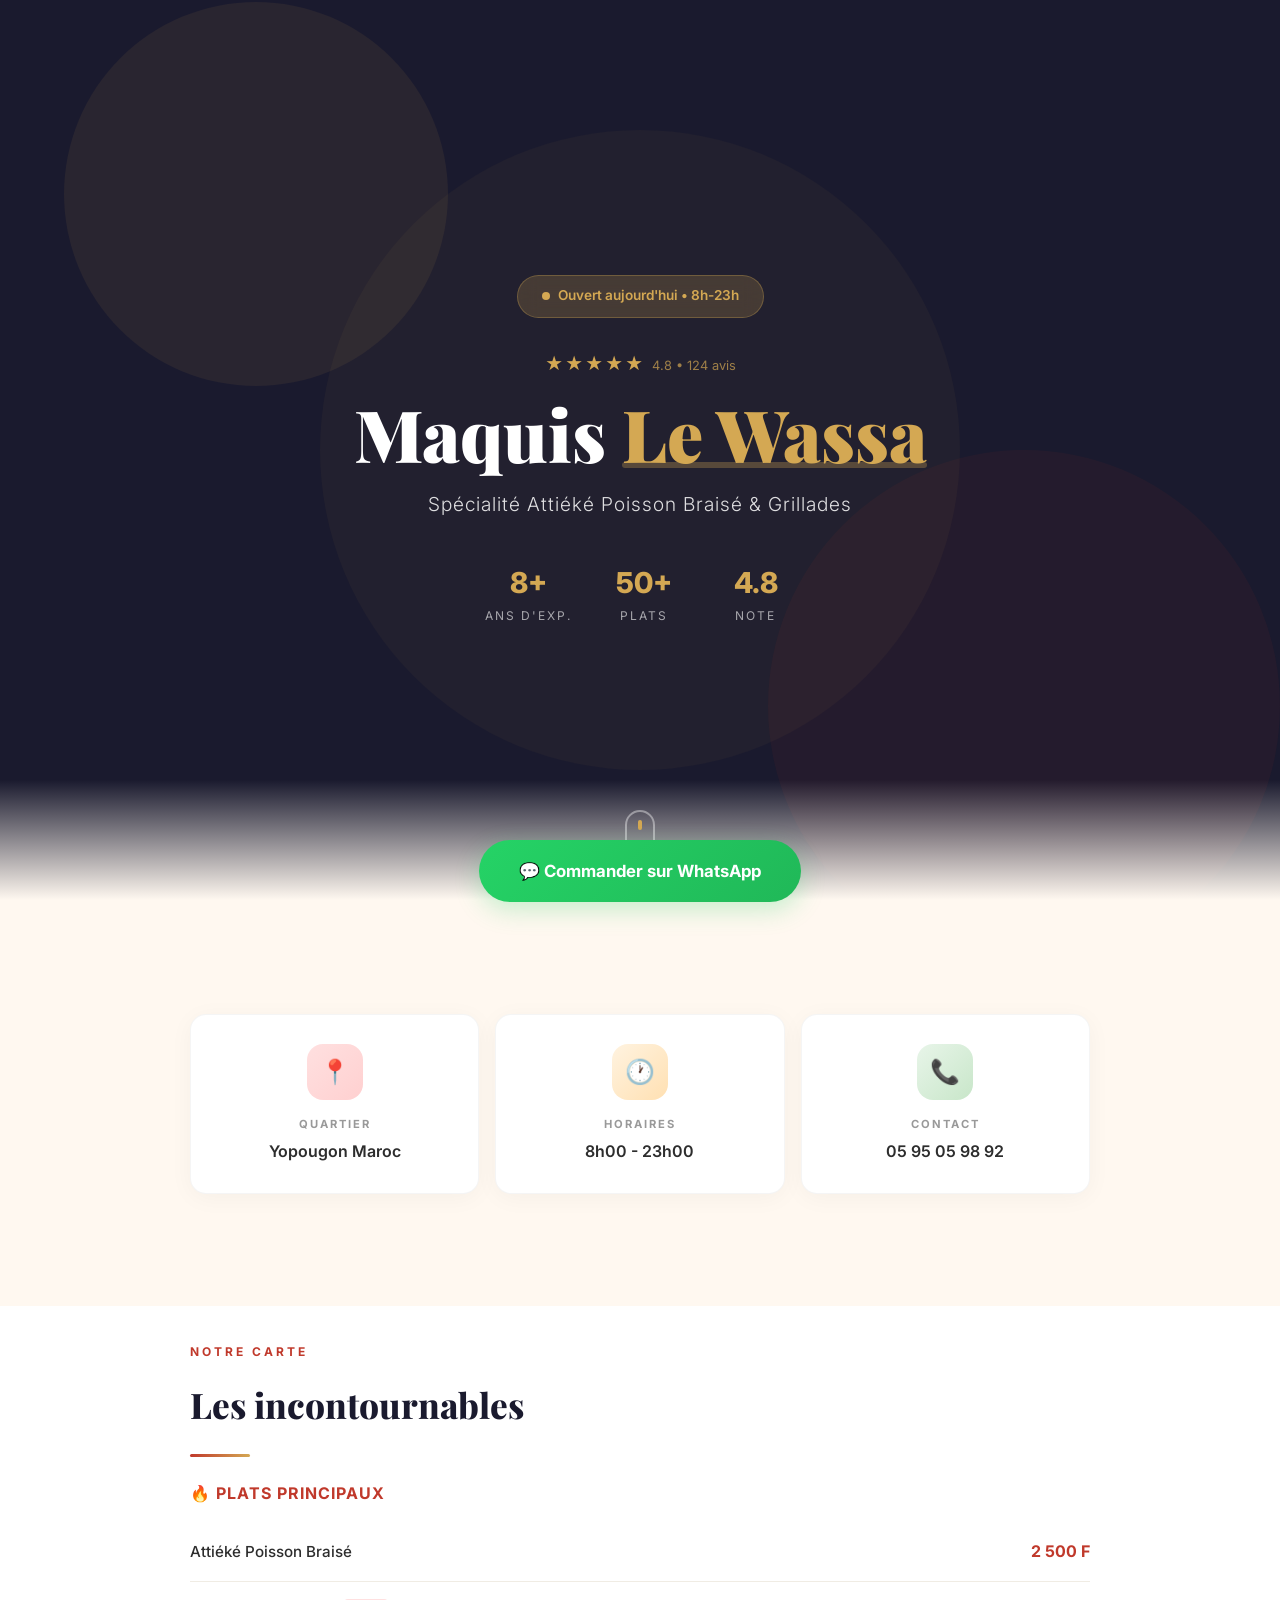
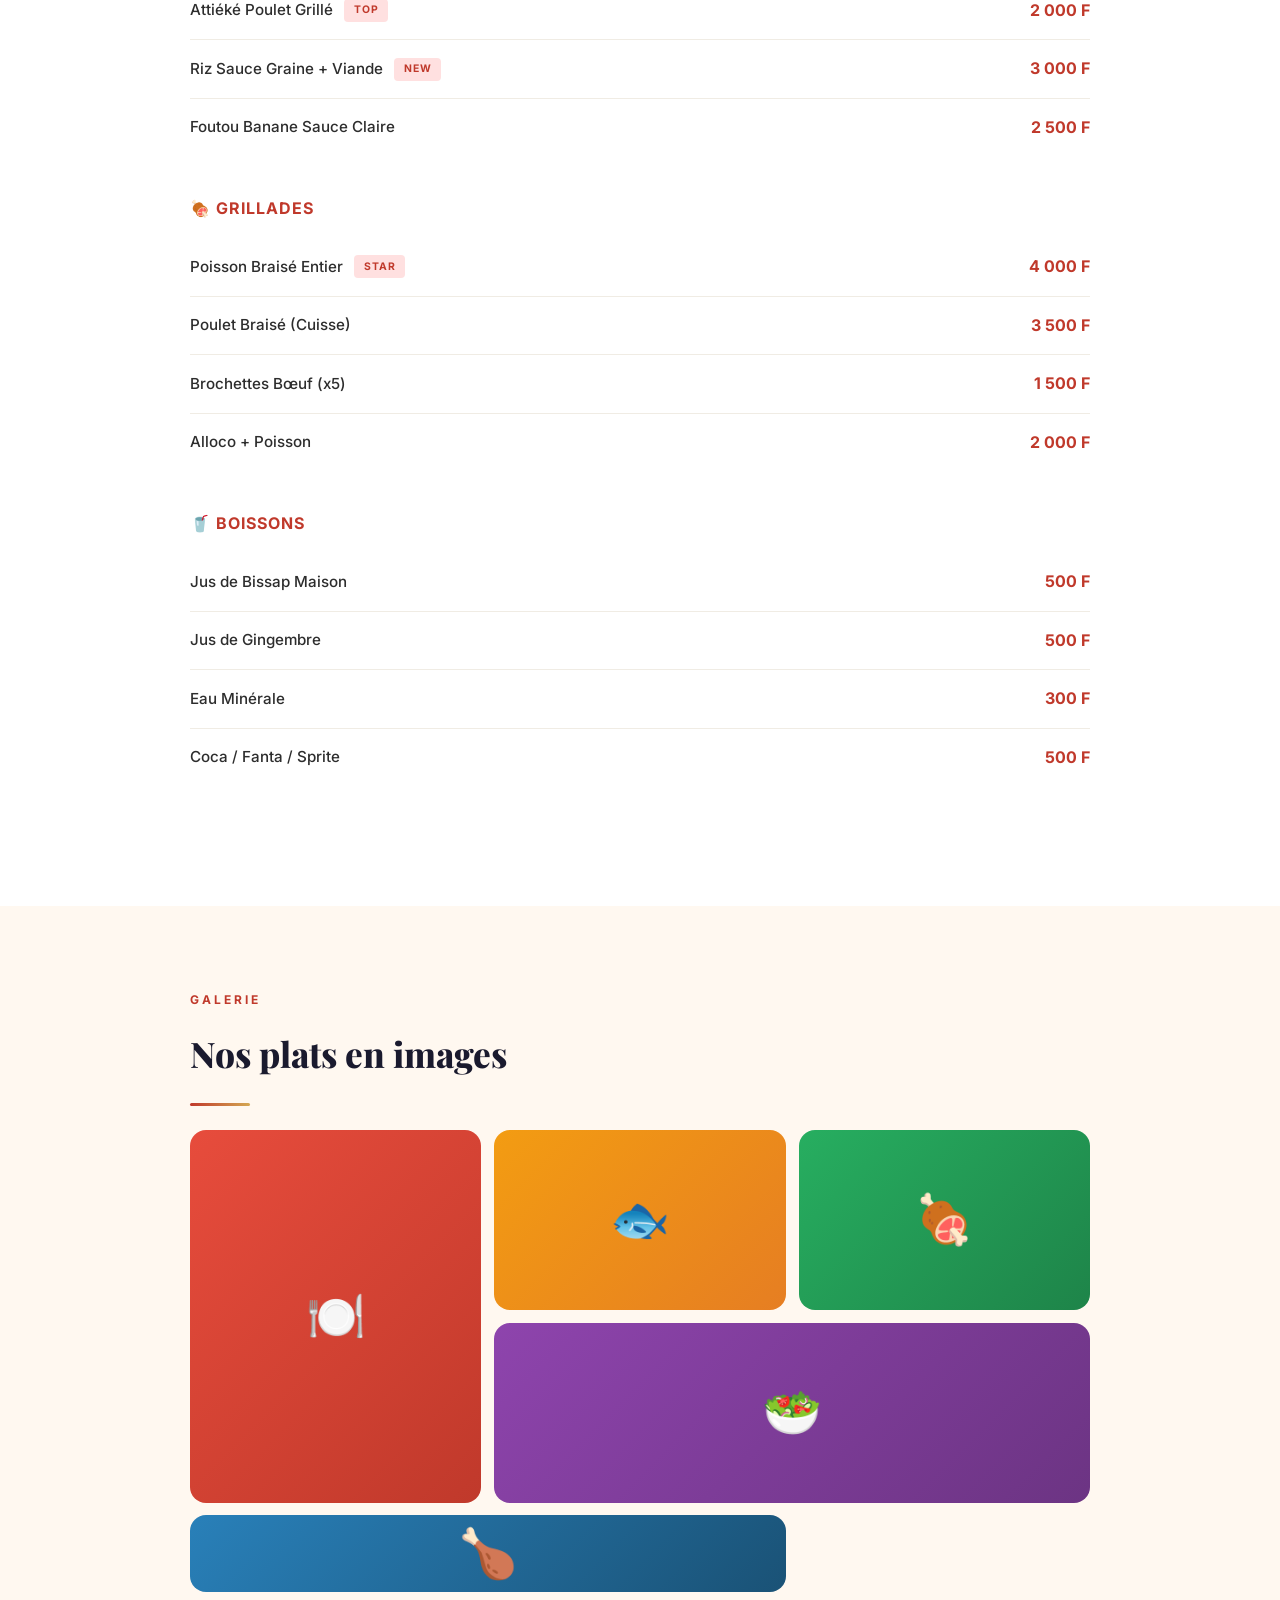
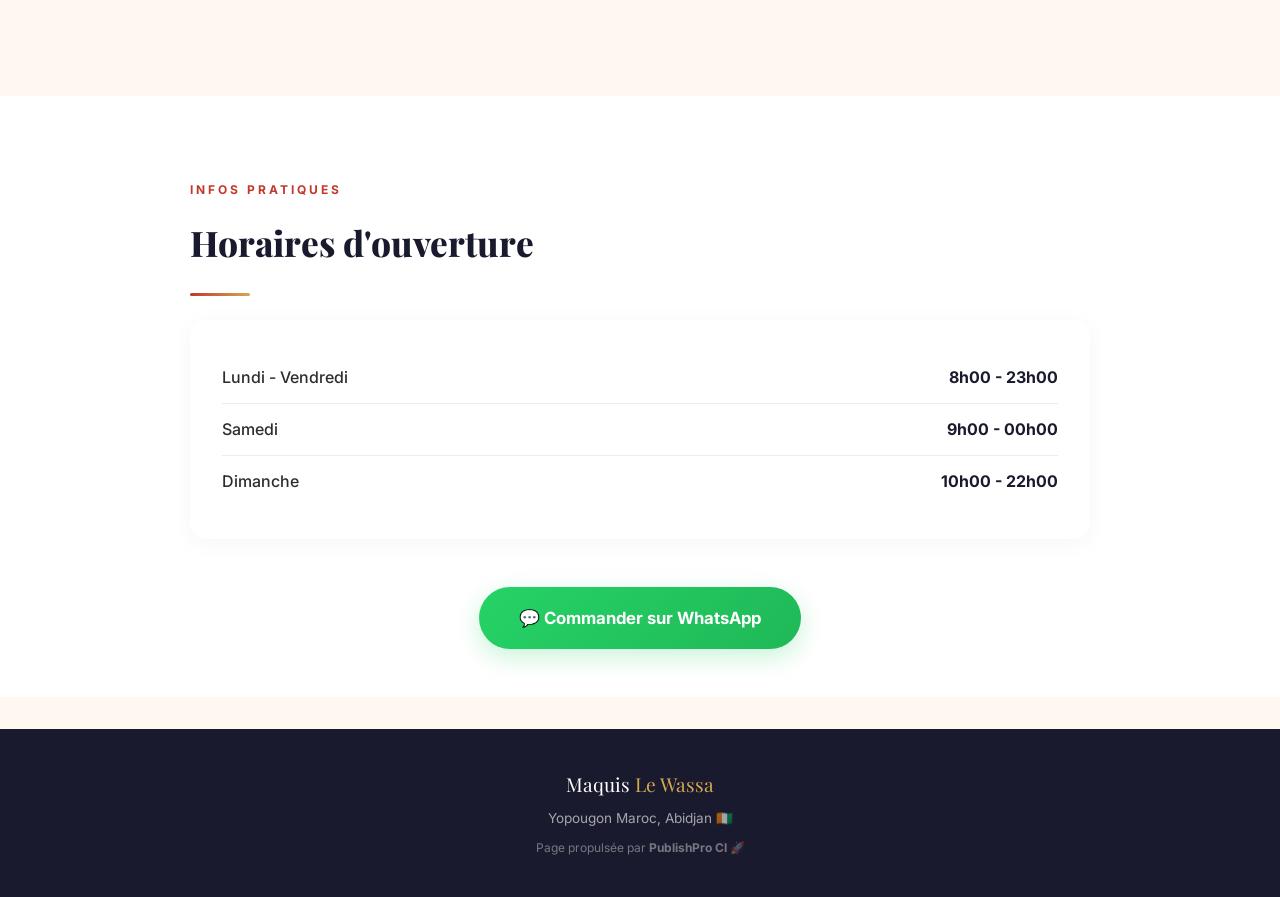
<file: demo/maquis-le-wassa-yopougon.html>
<!DOCTYPE html>
<html lang="fr">
<head>
    <meta charset="UTF-8">
    <meta name="viewport" content="width=device-width, initial-scale=1.0">
    <title>🍽️ Maquis Le Wassa | Yopougon - Abidjan</title>
    <meta name="description" content="Maquis Le Wassa - Meilleur Attiéké Poisson de Yopougon. Commandez en ligne.">
    <link rel="preconnect" href="https://fonts.googleapis.com">
    <link href="https://fonts.googleapis.com/css2?family=Playfair+Display:wght@700;800;900&family=Inter:wght@300;400;500;600;700;800&display=swap" rel="stylesheet">
    <style>
        :root{--gold:#D4A853;--dark:#1A1A2E;--red:#C0392B;--cream:#FFF8F0;--white:#fff;--text:#2D2D2D;--text-light:#777}
        *{margin:0;padding:0;box-sizing:border-box}
        body{font-family:'Inter',sans-serif;background:var(--cream);color:var(--text);line-height:1.6}

        /* HERO PREMIUM */
        .hero-premium{position:relative;min-height:100vh;display:flex;align-items:center;justify-content:center;text-align:center;color:white;overflow:hidden;background:var(--dark)}
        .hero-premium::before{content:'';position:absolute;inset:0;background:url('data:image/svg+xml,<svg xmlns="http://www.w3.org/2000/svg" viewBox="0 0 100 100"><circle cx="20" cy="30" r="15" fill="rgba(212,168,83,0.08)"/><circle cx="80" cy="70" r="20" fill="rgba(192,57,43,0.06)"/><circle cx="50" cy="50" r="25" fill="rgba(212,168,83,0.04)"/></svg>') center/cover;z-index:0}
        .hero-premium::after{content:'';position:absolute;bottom:0;left:0;right:0;height:120px;background:linear-gradient(to top,var(--cream),transparent);z-index:2}
        .hero-content{position:relative;z-index:1;max-width:700px;padding:2rem}
        .hero-badge-premium{display:inline-flex;align-items:center;gap:0.5rem;background:rgba(212,168,83,0.2);border:1px solid rgba(212,168,83,0.3);padding:0.6rem 1.5rem;border-radius:50px;font-size:0.85rem;font-weight:600;color:var(--gold);margin-bottom:2rem;backdrop-filter:blur(10px)}
        .hero-badge-premium .dot{width:8px;height:8px;background:var(--gold);border-radius:50%;animation:glow-dot 2s infinite}
        @keyframes glow-dot{0%,100%{box-shadow:0 0 0 0 rgba(212,168,83,0.6)}50%{box-shadow:0 0 16px 4px rgba(212,168,83,0.4)}}
        .hero-stars{color:var(--gold);font-size:1.1rem;letter-spacing:2px;margin-bottom:1rem}
        .hero-title{font-family:'Playfair Display',serif;font-size:clamp(2.5rem,6vw,4.5rem);font-weight:900;line-height:1.1;margin-bottom:1rem}
        .hero-title .accent{color:var(--gold);position:relative;display:inline-block}
        .hero-title .accent::after{content:'';position:absolute;bottom:5px;left:0;right:0;height:6px;background:rgba(212,168,83,0.3);border-radius:3px}
        .hero-subtitle{font-size:1.2rem;opacity:0.85;margin-bottom:2rem;font-weight:300;letter-spacing:1px}
        .hero-features-row{display:flex;gap:2rem;justify-content:center;flex-wrap:wrap;margin-top:2.5rem}
        .hero-feat{text-align:center;min-width:80px}
        .hero-feat .num{font-size:1.8rem;font-weight:800;color:var(--gold)}
        .hero-feat .lbl{font-size:0.75rem;opacity:0.6;text-transform:uppercase;letter-spacing:2px}

        /* SCROLL INDICATOR */
        .scroll-indicator{position:absolute;bottom:40px;left:50%;transform:translateX(-50%);z-index:3;animation:bounce 2s infinite}
        .scroll-indicator span{display:block;width:30px;height:50px;border:2px solid rgba(255,255,255,0.4);border-radius:20px;position:relative}
        .scroll-indicator span::after{content:'';position:absolute;top:8px;left:50%;transform:translateX(-50%);width:4px;height:10px;background:var(--gold);border-radius:2px;animation:scroll-wheel 2s infinite}
        @keyframes bounce{0%,100%{transform:translateX(-50%) translateY(0)}50%{transform:translateX(-50%) translateY(-10px)}}
        @keyframes scroll-wheel{0%{top:8px;opacity:1}100%{top:30px;opacity:0}}

        /* CONTENT SECTIONS */
        .section{padding:5rem 1.5rem}
        .section-inner{max-width:900px;margin:0 auto}
        .section-label{display:inline-block;font-size:0.75rem;font-weight:700;text-transform:uppercase;letter-spacing:3px;color:var(--red);margin-bottom:1rem}
        .section-title{font-family:'Playfair Display',serif;font-size:2.2rem;font-weight:800;color:var(--dark);margin-bottom:1.5rem;position:relative;padding-bottom:1.5rem}
        .section-title::after{content:'';position:absolute;bottom:0;left:0;width:60px;height:3px;background:linear-gradient(90deg,var(--red),var(--gold));border-radius:2px}

        /* INFO CARDS */
        .info-cards{display:grid;grid-template-columns:repeat(3,1fr);gap:1rem;margin:2rem 0}
        .info-card{background:white;padding:1.8rem 1.5rem;border-radius:16px;box-shadow:0 4px 24px rgba(0,0,0,0.04);text-align:center;transition:transform 0.3s,box-shadow 0.3s;border:1px solid rgba(0,0,0,0.04)}
        .info-card:hover{transform:translateY(-4px);box-shadow:0 12px 40px rgba(0,0,0,0.08)}
        .info-card .icon-wrap{width:56px;height:56px;border-radius:16px;display:flex;align-items:center;justify-content:center;font-size:1.5rem;margin:0 auto 1rem}
        .info-card .icon-wrap.loc{background:linear-gradient(135deg,#FFE0E0,#FFD0D0);color:#C0392B}
        .info-card .icon-wrap.time{background:linear-gradient(135deg,#FFF3E0,#FFE0B2);color:#E65100}
        .info-card .icon-wrap.tel{background:linear-gradient(135deg,#E8F5E9,#C8E6C9);color:#2E7D32}
        .info-card h3{font-size:0.7rem;text-transform:uppercase;letter-spacing:2px;color:#999;margin-bottom:0.3rem}
        .info-card p{font-weight:600;font-size:1rem}

        /* CTA BUTTON */
        .btn-primary-premium{display:inline-flex;align-items:center;gap:0.5rem;background:linear-gradient(135deg,#25D366,#20b858);color:white;text-decoration:none;padding:1.1rem 2.5rem;border-radius:50px;font-weight:700;font-size:1.05rem;transition:transform 0.3s,box-shadow 0.3s;box-shadow:0 8px 24px rgba(37,211,102,0.25)}
        .btn-primary-premium:hover{transform:translateY(-2px);box-shadow:0 12px 32px rgba(37,211,102,0.35)}
        .btn-row{display:flex;justify-content:center;margin:2rem 0}

        /* MENU */
        .menu-category{margin-bottom:2.5rem}
        .menu-category h4{font-size:1rem;color:var(--red);margin-bottom:1rem;display:flex;align-items:center;gap:0.5rem;font-weight:700;text-transform:uppercase;letter-spacing:1px}
        .menu-item{display:flex;justify-content:space-between;align-items:center;padding:1rem 0;border-bottom:1px solid #f0ece4}
        .menu-item:last-child{border-bottom:none}
        .menu-item .item-info{display:flex;align-items:center;gap:0.7rem}
        .menu-item .item-name{font-weight:500;font-size:0.95rem}
        .menu-item .item-price{font-weight:700;color:var(--red);font-size:1rem;white-space:nowrap}
        .tag-premium{display:inline-flex;align-items:center;gap:0.2rem;background:#FFE0E0;color:#C0392B;font-size:0.65rem;padding:0.2rem 0.6rem;border-radius:4px;font-weight:700;text-transform:uppercase;letter-spacing:1px}

        /* GALLERY PREMIUM */
        .gallery-premium{display:grid;grid-template-columns:repeat(3,1fr);grid-template-rows:repeat(2,180px);gap:0.8rem;margin:1.5rem 0}
        .gallery-item-premium{border-radius:16px;overflow:hidden;position:relative;display:flex;align-items:center;justify-content:center;font-size:3rem;transition:transform 0.3s}
        .gallery-item-premium:hover{transform:scale(1.03)}
        .gallery-item-premium:nth-child(1){background:linear-gradient(135deg,#E74C3C,#C0392B);grid-row:span 2}
        .gallery-item-premium:nth-child(2){background:linear-gradient(135deg,#F39C12,#E67E22)}
        .gallery-item-premium:nth-child(3){background:linear-gradient(135deg,#27AE60,#1E8449)}
        .gallery-item-premium:nth-child(4){background:linear-gradient(135deg,#8E44AD,#6C3483);grid-column:span 2}
        .gallery-item-premium:nth-child(5){background:linear-gradient(135deg,#2980B9,#1A5276);grid-column:span 2}

        /* HOURS */
        .hours-premium{background:white;border-radius:16px;padding:2rem;box-shadow:0 4px 24px rgba(0,0,0,0.04)}
        .hours-row{display:flex;justify-content:space-between;padding:0.8rem 0;border-bottom:1px solid #f0ece4}
        .hours-row:last-child{border-bottom:none}
        .hours-row .day{font-weight:500}
        .hours-row .time{font-weight:700;color:var(--dark)}

        /* FOOTER PREMIUM */
        .footer-premium{background:var(--dark);color:white;text-align:center;padding:2.5rem 1.5rem}
        .footer-premium .brand{font-family:'Playfair Display',serif;font-size:1.2rem;margin-bottom:0.5rem}
        .footer-premium .brand span{color:var(--gold)}

        @media(max-width:768px){
            .section{padding:3rem 1rem}
            .info-cards{grid-template-columns:repeat(3,1fr);gap:0.5rem}
            .info-card{padding:1rem 0.5rem}
            .gallery-premium{grid-template-columns:repeat(2,1fr);grid-template-rows:repeat(3,140px)}
            .hero-features-row{gap:1.5rem}
        }
    </style>
</head>
<body>

    <section class="hero-premium">
        <div class="hero-content">
            <div class="hero-badge-premium"><span class="dot"></span> Ouvert aujourd'hui • 8h-23h</div>
            <div class="hero-stars">★★★★★ <span style="font-size:0.8rem;font-weight:400;letter-spacing:0;opacity:0.7">4.8 • 124 avis</span></div>
            <h1 class="hero-title">Maquis <span class="accent">Le Wassa</span></h1>
            <p class="hero-subtitle">Spécialité Attiéké Poisson Braisé & Grillades</p>
            <div class="hero-features-row">
                <div class="hero-feat"><div class="num">8+</div><div class="lbl">Ans d'exp.</div></div>
                <div class="hero-feat"><div class="num">50+</div><div class="lbl">Plats</div></div>
                <div class="hero-feat"><div class="num">4.8</div><div class="lbl">Note</div></div>
            </div>
        </div>
        <div class="scroll-indicator"><span></span></div>
    </section>

    <div style="text-align:center;margin-top:-60px;position:relative;z-index:3">
        <a href="https://wa.me/2250595059892?text=Bonjour%20Le%20Wassa!%20Je%20veux%20commander%20🍽️" class="btn-primary-premium" target="_blank">💬 Commander sur WhatsApp</a>
    </div>

    <div class="section">
        <div class="section-inner">
            <div class="info-cards">
                <div class="info-card">
                    <div class="icon-wrap loc">📍</div>
                    <h3>Quartier</h3>
                    <p>Yopougon Maroc</p>
                </div>
                <div class="info-card">
                    <div class="icon-wrap time">🕐</div>
                    <h3>Horaires</h3>
                    <p>8h00 - 23h00</p>
                </div>
                <div class="info-card">
                    <div class="icon-wrap tel">📞</div>
                    <h3>Contact</h3>
                    <p>05 95 05 98 92</p>
                </div>
            </div>
        </div>
    </div>

    <div class="section" style="background:white;padding-top:2rem">
        <div class="section-inner">
            <span class="section-label">Notre carte</span>
            <h2 class="section-title">Les incontournables</h2>
            
            <div class="menu-category">
                <h4>🔥 Plats principaux</h4>
                <div class="menu-item">
                    <div class="item-info"><span class="item-name">Attiéké Poisson Braisé</span></div>
                    <span class="item-price">2 500 F</span>
                </div>
                <div class="menu-item">
                    <div class="item-info"><span class="item-name">Attiéké Poulet Grillé</span> <span class="tag-premium">TOP</span></div>
                    <span class="item-price">2 000 F</span>
                </div>
                <div class="menu-item">
                    <div class="item-info"><span class="item-name">Riz Sauce Graine + Viande</span> <span class="tag-premium">NEW</span></div>
                    <span class="item-price">3 000 F</span>
                </div>
                <div class="menu-item">
                    <div class="item-info"><span class="item-name">Foutou Banane Sauce Claire</span></div>
                    <span class="item-price">2 500 F</span>
                </div>
            </div>

            <div class="menu-category">
                <h4>🍖 Grillades</h4>
                <div class="menu-item">
                    <div class="item-info"><span class="item-name">Poisson Braisé Entier</span> <span class="tag-premium">STAR</span></div>
                    <span class="item-price">4 000 F</span>
                </div>
                <div class="menu-item">
                    <div class="item-info"><span class="item-name">Poulet Braisé (Cuisse)</span></div>
                    <span class="item-price">3 500 F</span>
                </div>
                <div class="menu-item">
                    <div class="item-info"><span class="item-name">Brochettes Bœuf (x5)</span></div>
                    <span class="item-price">1 500 F</span>
                </div>
                <div class="menu-item">
                    <div class="item-info"><span class="item-name">Alloco + Poisson</span></div>
                    <span class="item-price">2 000 F</span>
                </div>
            </div>

            <div class="menu-category">
                <h4>🥤 Boissons</h4>
                <div class="menu-item"><div class="item-info"><span class="item-name">Jus de Bissap Maison</span></div><span class="item-price">500 F</span></div>
                <div class="menu-item"><div class="item-info"><span class="item-name">Jus de Gingembre</span></div><span class="item-price">500 F</span></div>
                <div class="menu-item"><div class="item-info"><span class="item-name">Eau Minérale</span></div><span class="item-price">300 F</span></div>
                <div class="menu-item"><div class="item-info"><span class="item-name">Coca / Fanta / Sprite</span></div><span class="item-price">500 F</span></div>
            </div>
        </div>
    </div>

    <div class="section" style="background:var(--cream)">
        <div class="section-inner">
            <span class="section-label">Galerie</span>
            <h2 class="section-title">Nos plats en images</h2>
            <div class="gallery-premium">
                <div class="gallery-item-premium">🍽️</div>
                <div class="gallery-item-premium">🐟</div>
                <div class="gallery-item-premium">🍖</div>
                <div class="gallery-item-premium">🥗</div>
                <div class="gallery-item-premium">🍗</div>
            </div>
        </div>
    </div>

    <div class="section" style="background:white">
        <div class="section-inner">
            <span class="section-label">Infos pratiques</span>
            <h2 class="section-title">Horaires d'ouverture</h2>
            <div class="hours-premium">
                <div class="hours-row"><span class="day">Lundi - Vendredi</span><span class="time">8h00 - 23h00</span></div>
                <div class="hours-row"><span class="day">Samedi</span><span class="time">9h00 - 00h00</span></div>
                <div class="hours-row"><span class="day">Dimanche</span><span class="time">10h00 - 22h00</span></div>
            </div>
        </div>
    </div>

    <div class="btn-row" style="padding-bottom:3rem;background:white;margin-top:-2rem">
        <a href="https://wa.me/2250595059892?text=Bonjour%20Le%20Wassa!%20Je%20veux%20commander%20🍽️" class="btn-primary-premium" target="_blank">💬 Commander sur WhatsApp</a>
    </div>

    <footer class="footer-premium">
        <p class="brand">Maquis <span>Le Wassa</span></p>
        <p style="opacity:0.6;font-size:0.85rem">Yopougon Maroc, Abidjan 🇨🇮</p>
        <p style="opacity:0.4;font-size:0.75rem;margin-top:0.5rem">Page propulsée par <strong>PublishPro CI</strong> 🚀</p>
    </footer>

</body>
</html>
</file>
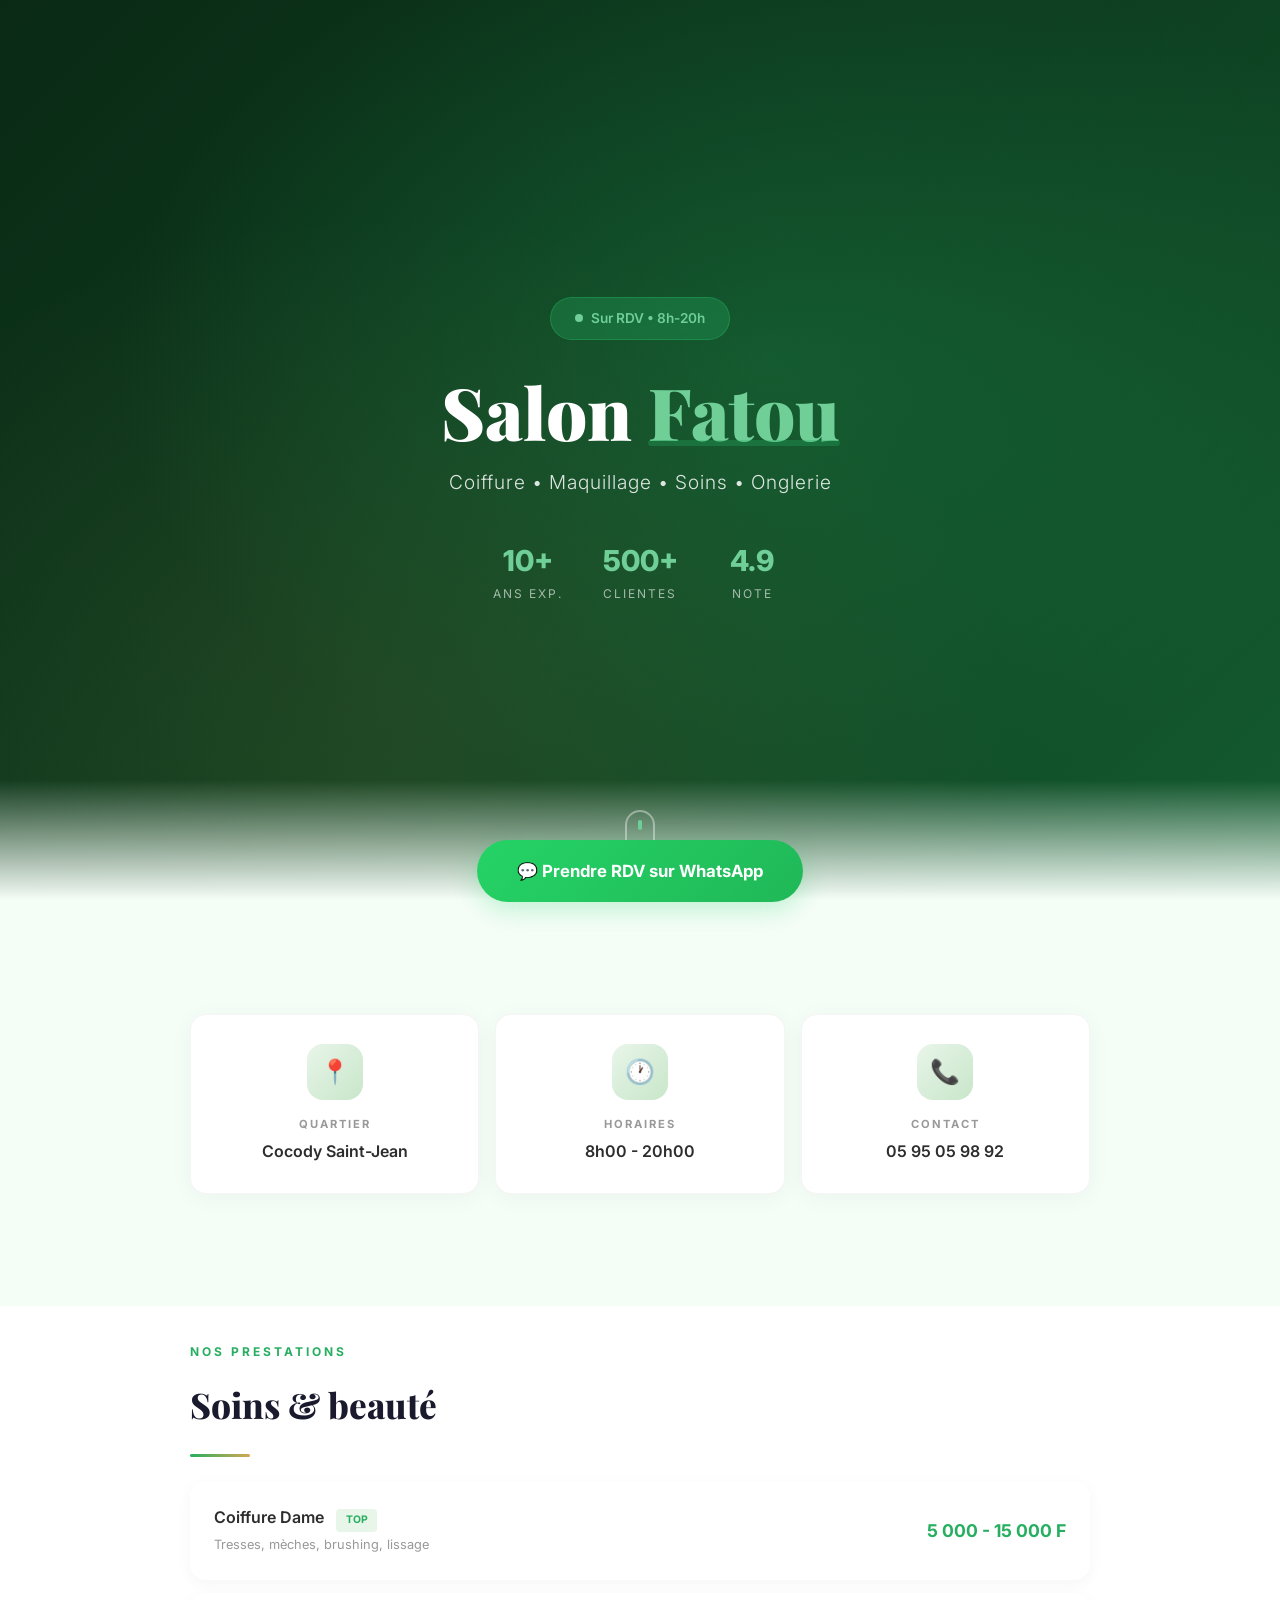
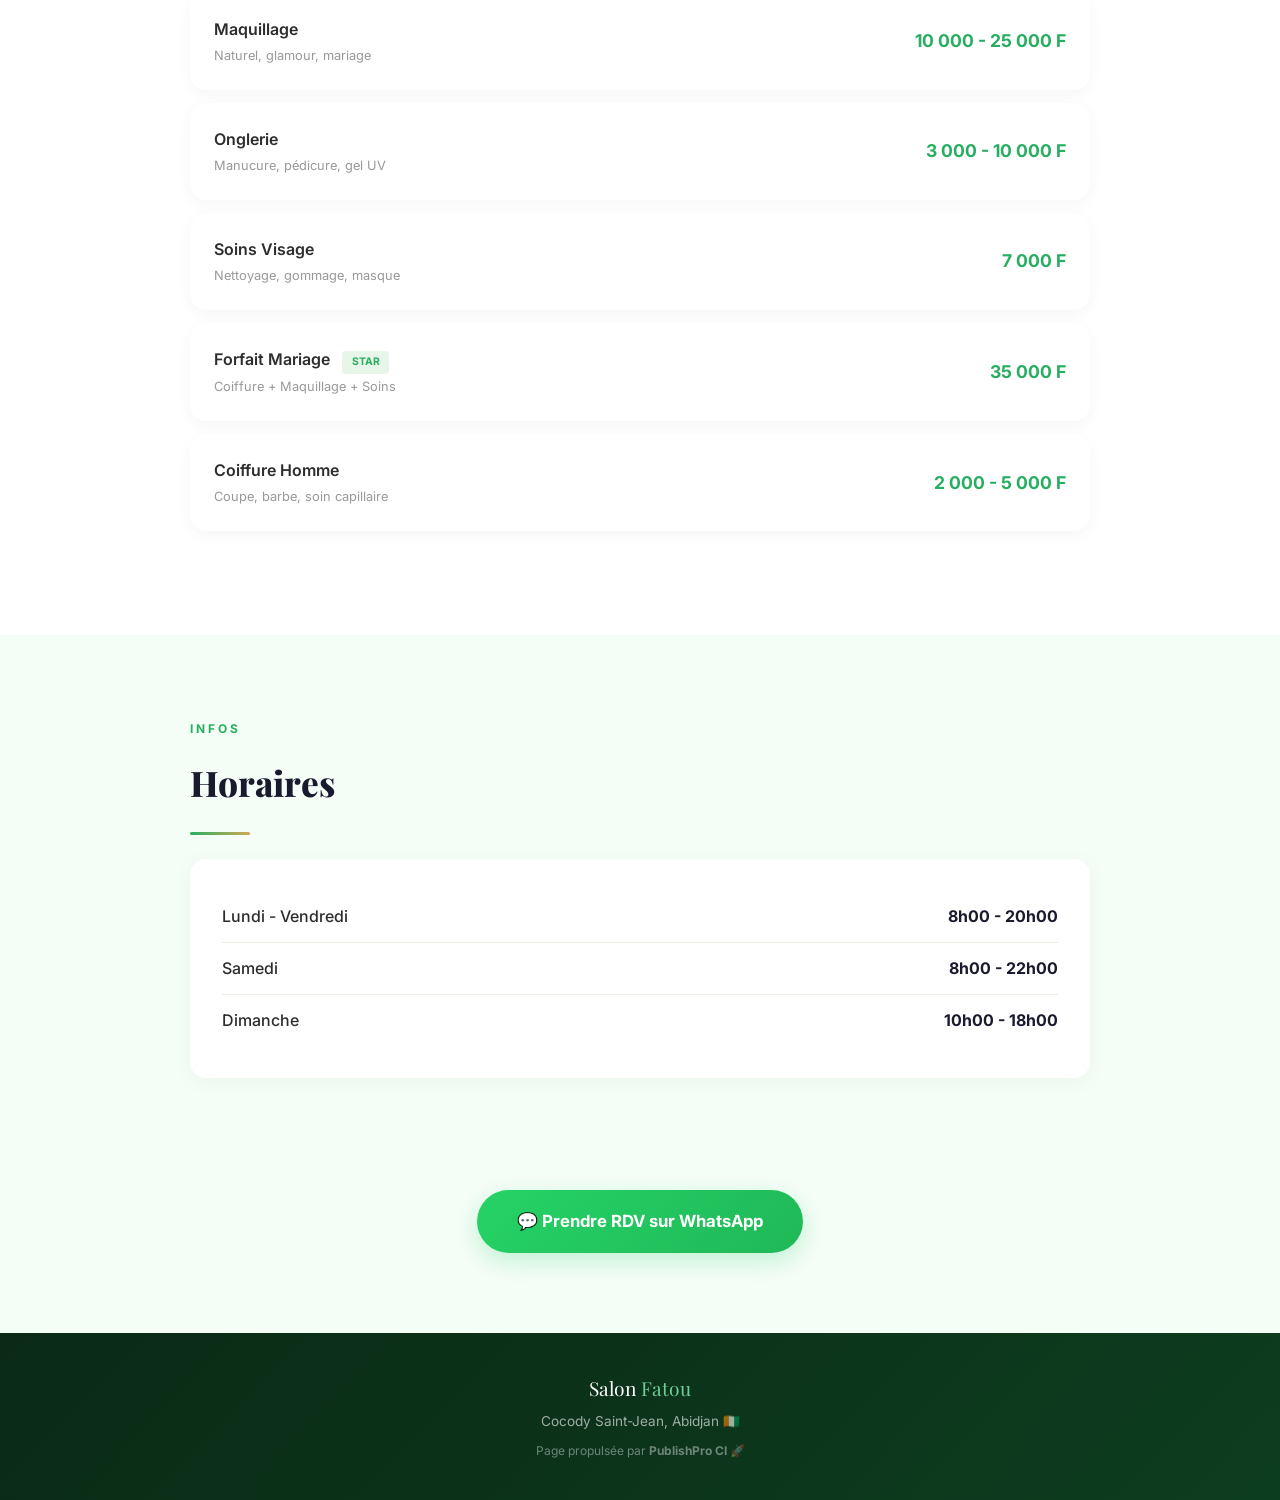
<file: demo/salon-beaute-fatou-cocody.html>
<!DOCTYPE html>
<html lang="fr">
<head>
    <meta charset="UTF-8">
    <meta name="viewport" content="width=device-width, initial-scale=1.0">
    <title>💇‍♀️ Salon de Beauté Fatou | Cocody - Abidjan</title>
    <meta name="description" content="Salon de Beauté Fatou - Coiffure, maquillage, soins et onglerie à Cocody Saint-Jean.">
    <link rel="preconnect" href="https://fonts.googleapis.com">
    <link href="https://fonts.googleapis.com/css2?family=Playfair+Display:wght@700;800;900&family=Inter:wght@300;400;500;600;700;800&display=swap" rel="stylesheet">
    <style>
        :root{--gold:#D4A853;--dark:#1A1A2E;--green:#27AE60;--bg:#F5FDF7;--white:#fff;--text:#2D2D2D}
        *{margin:0;padding:0;box-sizing:border-box}
        body{font-family:'Inter',sans-serif;background:var(--bg);color:var(--text);line-height:1.6}

        .hero-premium{position:relative;min-height:100vh;display:flex;align-items:center;justify-content:center;text-align:center;color:white;overflow:hidden;background:linear-gradient(135deg,#0a2a15,#0d3d1f,#145c30)}
        .hero-premium::before{content:'';position:absolute;inset:0;background:radial-gradient(ellipse at 60% 40%,rgba(39,174,96,0.25),transparent 60%),radial-gradient(ellipse at 30% 80%,rgba(212,168,83,0.1),transparent 50%);z-index:0}
        .hero-premium::after{content:'';position:absolute;bottom:0;left:0;right:0;height:120px;background:linear-gradient(to top,var(--bg),transparent);z-index:2}
        .hero-content{position:relative;z-index:1;max-width:700px;padding:2rem}
        .hero-badge-premium{display:inline-flex;align-items:center;gap:0.5rem;background:rgba(39,174,96,0.3);border:1px solid rgba(39,174,96,0.4);padding:0.6rem 1.5rem;border-radius:50px;font-size:0.85rem;font-weight:600;color:#6fcf97;margin-bottom:2rem;backdrop-filter:blur(10px)}
        .hero-badge-premium .dot{width:8px;height:8px;background:#6fcf97;border-radius:50%;animation:glow-dot 2s infinite}
        @keyframes glow-dot{0%,100%{box-shadow:0 0 0 0 rgba(39,174,96,0.6)}50%{box-shadow:0 0 16px 4px rgba(39,174,96,0.4)}}
        .hero-title{font-family:'Playfair Display',serif;font-size:clamp(2.5rem,6vw,4.5rem);font-weight:900;line-height:1.1;margin-bottom:1rem}
        .hero-title .accent{color:#6fcf97;position:relative;display:inline-block}
        .hero-title .accent::after{content:'';position:absolute;bottom:5px;left:0;right:0;height:6px;background:rgba(39,174,96,0.3);border-radius:3px}
        .hero-subtitle{font-size:1.2rem;opacity:0.85;margin-bottom:2rem;font-weight:300;letter-spacing:1px}
        .hero-features-row{display:flex;gap:2rem;justify-content:center;flex-wrap:wrap;margin-top:2.5rem}
        .hero-feat{text-align:center;min-width:80px}
        .hero-feat .num{font-size:1.8rem;font-weight:800;color:#6fcf97}
        .hero-feat .lbl{font-size:0.75rem;opacity:0.6;text-transform:uppercase;letter-spacing:2px}
        .scroll-indicator{position:absolute;bottom:40px;left:50%;transform:translateX(-50%);z-index:3;animation:bounce 2s infinite}
        .scroll-indicator span{display:block;width:30px;height:50px;border:2px solid rgba(255,255,255,0.4);border-radius:20px;position:relative}
        .scroll-indicator span::after{content:'';position:absolute;top:8px;left:50%;transform:translateX(-50%);width:4px;height:10px;background:#6fcf97;border-radius:2px;animation:scroll-wheel 2s infinite}
        @keyframes bounce{0%,100%{transform:translateX(-50%) translateY(0)}50%{transform:translateX(-50%) translateY(-10px)}}
        @keyframes scroll-wheel{0%{top:8px;opacity:1}100%{top:30px;opacity:0}}

        .section{padding:5rem 1.5rem}
        .section-inner{max-width:900px;margin:0 auto}
        .section-label{display:inline-block;font-size:0.75rem;font-weight:700;text-transform:uppercase;letter-spacing:3px;color:var(--green);margin-bottom:1rem}
        .section-title{font-family:'Playfair Display',serif;font-size:2.2rem;font-weight:800;color:var(--dark);margin-bottom:1.5rem;position:relative;padding-bottom:1.5rem}
        .section-title::after{content:'';position:absolute;bottom:0;left:0;width:60px;height:3px;background:linear-gradient(90deg,var(--green),var(--gold));border-radius:2px}
        .info-cards{display:grid;grid-template-columns:repeat(3,1fr);gap:1rem;margin:2rem 0}
        .info-card{background:white;padding:1.8rem 1.5rem;border-radius:16px;box-shadow:0 4px 24px rgba(0,0,0,0.04);text-align:center;transition:transform 0.3s,box-shadow 0.3s;border:1px solid rgba(0,0,0,0.04)}
        .info-card:hover{transform:translateY(-4px);box-shadow:0 12px 40px rgba(0,0,0,0.08)}
        .info-card .icon-wrap{width:56px;height:56px;border-radius:16px;display:flex;align-items:center;justify-content:center;font-size:1.5rem;margin:0 auto 1rem}
        .info-card .icon-wrap:nth-child(1){background:linear-gradient(135deg,#E8F5E9,#C8E6C9);color:#27AE60}
        .info-card .icon-wrap:nth-child(2){background:linear-gradient(135deg,#FFF3E0,#FFE0B2);color:#E65100}
        .info-card .icon-wrap:nth-child(3){background:linear-gradient(135deg,#F3E5F5,#E1BEE7);color:#8E44AD}
        .info-card h3{font-size:0.7rem;text-transform:uppercase;letter-spacing:2px;color:#999;margin-bottom:0.3rem}
        .info-card p{font-weight:600;font-size:1rem}

        .btn-primary-premium{display:inline-flex;align-items:center;gap:0.5rem;background:linear-gradient(135deg,#25D366,#20b858);color:white;text-decoration:none;padding:1.1rem 2.5rem;border-radius:50px;font-weight:700;font-size:1.05rem;transition:transform 0.3s,box-shadow 0.3s;box-shadow:0 8px 24px rgba(37,211,102,0.25)}
        .btn-primary-premium:hover{transform:translateY(-2px);box-shadow:0 12px 32px rgba(37,211,102,0.35)}
        .btn-row{display:flex;justify-content:center;margin:2rem 0}

        .service-list{display:grid;gap:0.8rem;margin:1.5rem 0}
        .service-card{background:white;padding:1.5rem;border-radius:16px;box-shadow:0 4px 16px rgba(0,0,0,0.04);display:flex;justify-content:space-between;align-items:center;transition:transform 0.3s,box-shadow 0.3s}
        .service-card:hover{transform:translateX(6px);box-shadow:0 12px 32px rgba(0,0,0,0.08)}
        .service-card .sname{font-weight:600;font-size:1rem}
        .service-card .sdesc{font-size:0.8rem;color:#999;margin-top:0.2rem}
        .service-card .sprice{font-weight:700;color:#27AE60;font-size:1.1rem;white-space:nowrap}
        .tag-premium{display:inline-flex;align-items:center;gap:0.2rem;background:#E8F5E9;color:#27AE60;font-size:0.65rem;padding:0.2rem 0.6rem;border-radius:4px;font-weight:700;text-transform:uppercase;margin-left:0.5rem}

        .hours-premium{background:white;border-radius:16px;padding:2rem;box-shadow:0 4px 24px rgba(0,0,0,0.04)}
        .hours-row{display:flex;justify-content:space-between;padding:0.8rem 0;border-bottom:1px solid #f0ece4}
        .hours-row:last-child{border-bottom:none}
        .hours-row .day{font-weight:500}.hours-row .time{font-weight:700;color:var(--dark)}

        .footer-premium{background:linear-gradient(135deg,#0a2a15,#0d3d1f);color:white;text-align:center;padding:2.5rem 1.5rem}
        .footer-premium .brand{font-family:'Playfair Display',serif;font-size:1.2rem;margin-bottom:0.5rem}
        .footer-premium .brand span{color:#6fcf97}

        @media(max-width:768px){.info-cards{grid-template-columns:repeat(3,1fr);gap:0.5rem}.service-card{flex-direction:column;text-align:center;gap:0.5rem}}
    </style>
</head>
<body>

    <section class="hero-premium">
        <div class="hero-content">
            <div class="hero-badge-premium"><span class="dot"></span> Sur RDV • 8h-20h</div>
            <h1 class="hero-title">Salon <span class="accent">Fatou</span></h1>
            <p class="hero-subtitle">Coiffure • Maquillage • Soins • Onglerie</p>
            <div class="hero-features-row">
                <div class="hero-feat"><div class="num">10+</div><div class="lbl">Ans exp.</div></div>
                <div class="hero-feat"><div class="num">500+</div><div class="lbl">Clientes</div></div>
                <div class="hero-feat"><div class="num">4.9</div><div class="lbl">Note</div></div>
            </div>
        </div>
        <div class="scroll-indicator"><span></span></div>
    </section>

    <div style="text-align:center;margin-top:-60px;position:relative;z-index:3">
        <a href="https://wa.me/2250595059892?text=Bonjour%20Salon%20Fatou!%20Je%20veux%20un%20RDV%20💇‍♀️" class="btn-primary-premium" target="_blank">💬 Prendre RDV sur WhatsApp</a>
    </div>

    <div class="section"><div class="section-inner">
        <div class="info-cards">
            <div class="info-card"><div class="icon-wrap">📍</div><h3>Quartier</h3><p>Cocody Saint-Jean</p></div>
            <div class="info-card"><div class="icon-wrap">🕐</div><h3>Horaires</h3><p>8h00 - 20h00</p></div>
            <div class="info-card"><div class="icon-wrap">📞</div><h3>Contact</h3><p>05 95 05 98 92</p></div>
        </div>
    </div></div>

    <div class="section" style="background:white;padding-top:2rem"><div class="section-inner">
        <span class="section-label">Nos prestations</span>
        <h2 class="section-title">Soins & beauté</h2>
        <div class="service-list">
            <div class="service-card"><div><div class="sname">Coiffure Dame <span class="tag-premium">TOP</span></div><div class="sdesc">Tresses, mèches, brushing, lissage</div></div><div class="sprice">5 000 - 15 000 F</div></div>
            <div class="service-card"><div><div class="sname">Maquillage</div><div class="sdesc">Naturel, glamour, mariage</div></div><div class="sprice">10 000 - 25 000 F</div></div>
            <div class="service-card"><div><div class="sname">Onglerie</div><div class="sdesc">Manucure, pédicure, gel UV</div></div><div class="sprice">3 000 - 10 000 F</div></div>
            <div class="service-card"><div><div class="sname">Soins Visage</div><div class="sdesc">Nettoyage, gommage, masque</div></div><div class="sprice">7 000 F</div></div>
            <div class="service-card"><div><div class="sname">Forfait Mariage <span class="tag-premium">STAR</span></div><div class="sdesc">Coiffure + Maquillage + Soins</div></div><div class="sprice">35 000 F</div></div>
            <div class="service-card"><div><div class="sname">Coiffure Homme</div><div class="sdesc">Coupe, barbe, soin capillaire</div></div><div class="sprice">2 000 - 5 000 F</div></div>
        </div>
    </div></div>

    <div class="section" style="background:var(--bg)"><div class="section-inner">
        <span class="section-label">Infos</span>
        <h2 class="section-title">Horaires</h2>
        <div class="hours-premium">
            <div class="hours-row"><span class="day">Lundi - Vendredi</span><span class="time">8h00 - 20h00</span></div>
            <div class="hours-row"><span class="day">Samedi</span><span class="time">8h00 - 22h00</span></div>
            <div class="hours-row"><span class="day">Dimanche</span><span class="time">10h00 - 18h00</span></div>
        </div>
    </div></div>

    <div class="btn-row" style="padding-bottom:3rem"><a href="https://wa.me/2250595059892?text=Bonjour%20Salon%20Fatou!%20RDV%20💇‍♀️" class="btn-primary-premium" target="_blank">💬 Prendre RDV sur WhatsApp</a></div>

    <footer class="footer-premium"><p class="brand">Salon <span>Fatou</span></p><p style="opacity:0.6;font-size:0.85rem">Cocody Saint-Jean, Abidjan 🇨🇮</p><p style="opacity:0.4;font-size:0.75rem;margin-top:0.5rem">Page propulsée par <strong>PublishPro CI</strong> 🚀</p></footer>
</body>
</html>
</file>
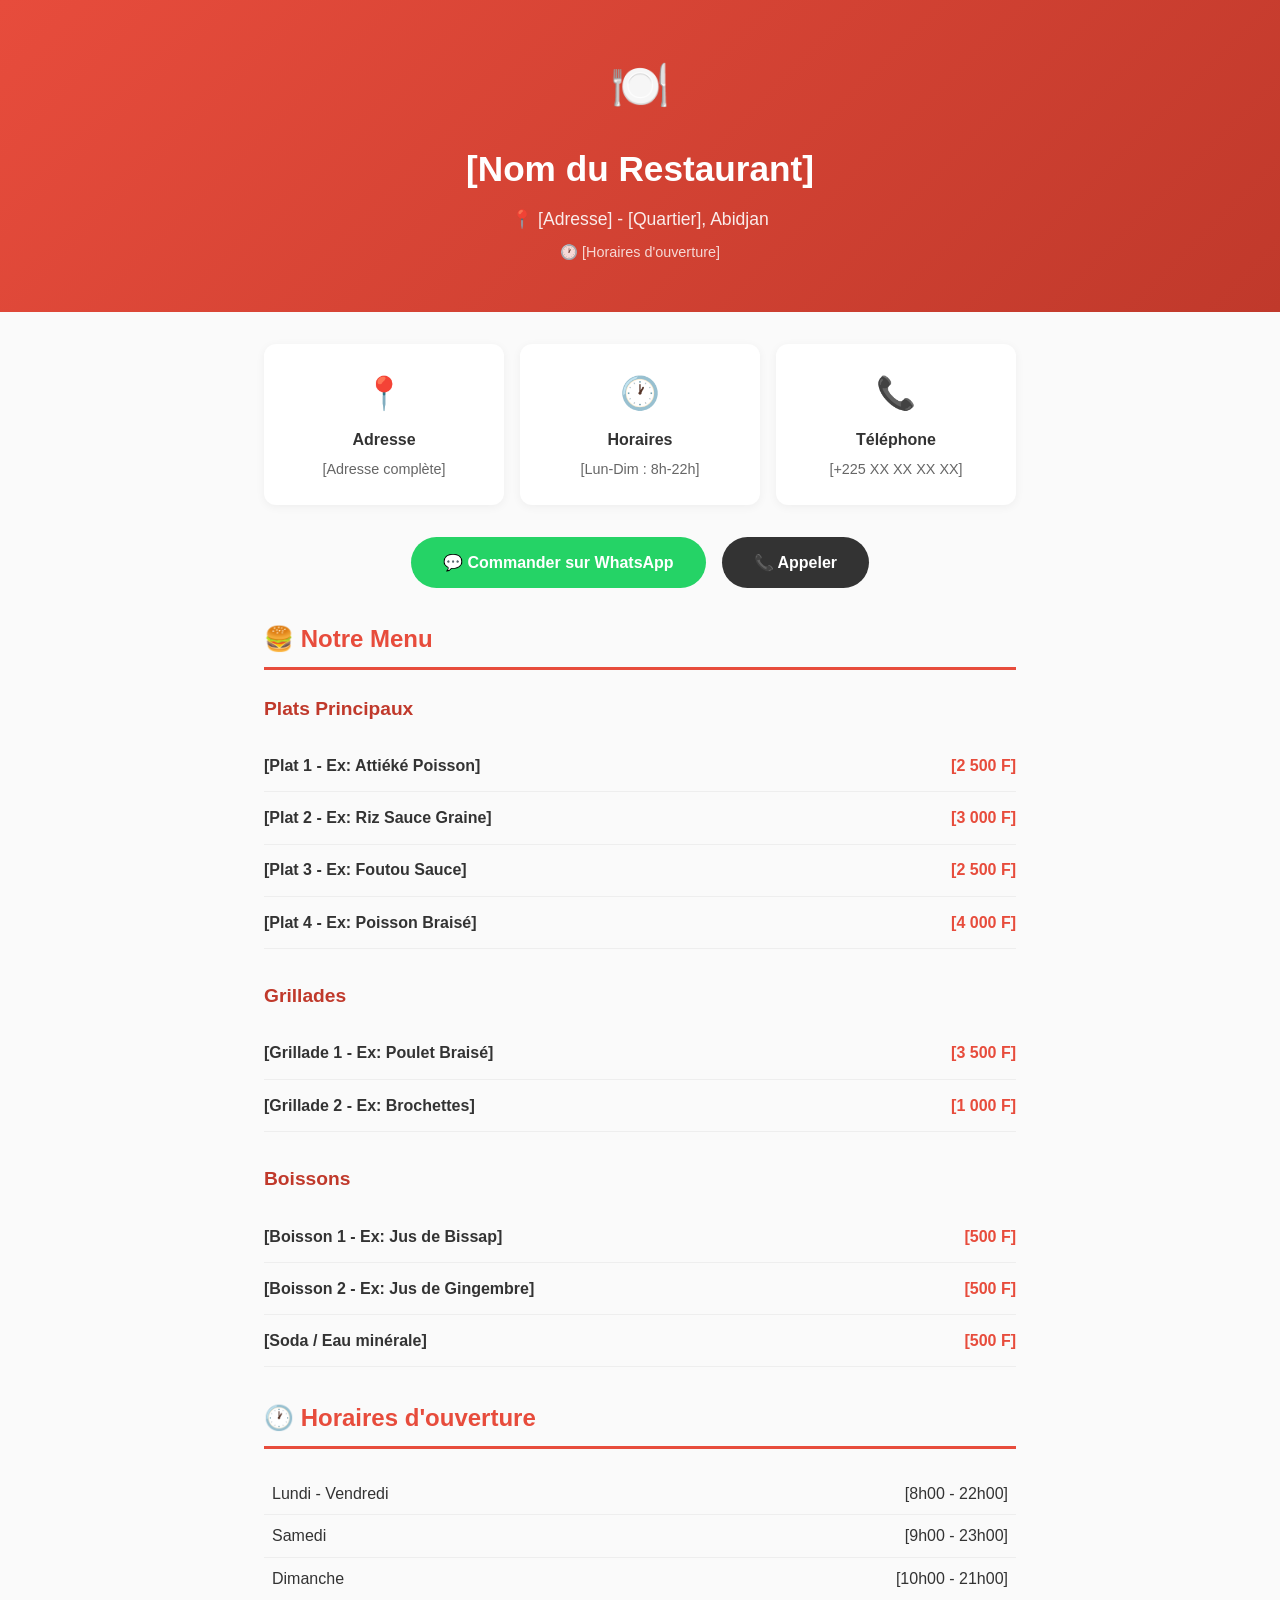
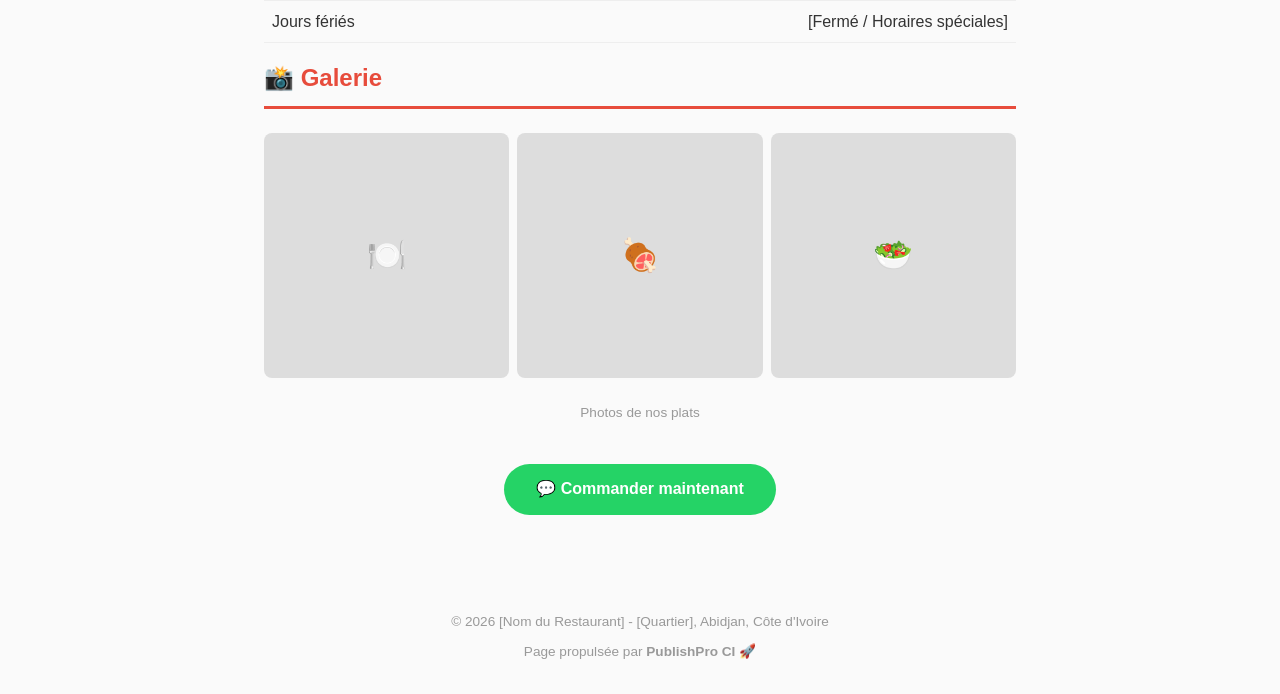
<file: templates/restaurant.html>
<!DOCTYPE html>
<html lang="fr">
<head>
    <meta charset="UTF-8">
    <meta name="viewport" content="width=device-width, initial-scale=1.0">
    <meta name="description" content="[Nom du Restaurant] - Découvrez notre menu et nos plats. Commandez en ligne à Abidjan.">
    <title>[Nom du Restaurant] | [Quartier] - Abidjan</title>
    <style>
        * { margin: 0; padding: 0; box-sizing: border-box; }
        body {
            font-family: -apple-system, BlinkMacSystemFont, 'Segoe UI', Roboto, sans-serif;
            background: #fafafa;
            color: #333;
            line-height: 1.6;
        }
        .header {
            background: linear-gradient(135deg, #E74C3C, #C0392B);
            color: white;
            padding: 3rem 1.5rem;
            text-align: center;
        }
        .header h1 { font-size: 2.2rem; margin-bottom: 0.5rem; }
        .header p { opacity: 0.9; font-size: 1.1rem; }
        .header .emoji-big { font-size: 3rem; margin-bottom: 1rem; }
        .container { max-width: 800px; margin: 0 auto; padding: 2rem 1.5rem; }
        .section-title {
            font-size: 1.5rem;
            color: #E74C3C;
            margin-bottom: 1.5rem;
            padding-bottom: 0.5rem;
            border-bottom: 3px solid #E74C3C;
        }
        .info-grid {
            display: grid;
            grid-template-columns: repeat(auto-fit, minmax(200px, 1fr));
            gap: 1rem;
            margin-bottom: 2rem;
        }
        .info-card {
            background: white;
            padding: 1.5rem;
            border-radius: 12px;
            box-shadow: 0 2px 10px rgba(0,0,0,0.05);
            text-align: center;
        }
        .info-card .icon { font-size: 2rem; margin-bottom: 0.5rem; }
        .info-card h3 { font-size: 1rem; margin-bottom: 0.3rem; }
        .info-card p { font-size: 0.9rem; color: #666; }
        .menu-category { margin-bottom: 2rem; }
        .menu-category h3 {
            font-size: 1.2rem;
            color: #C0392B;
            margin-bottom: 1rem;
        }
        .menu-item {
            display: flex;
            justify-content: space-between;
            padding: 0.8rem 0;
            border-bottom: 1px solid #eee;
        }
        .menu-item .name { font-weight: 600; }
        .menu-item .price { color: #E74C3C; font-weight: 700; }
        .contact-buttons {
            display: flex;
            gap: 1rem;
            flex-wrap: wrap;
            justify-content: center;
            margin: 2rem 0;
        }
        .btn {
            display: inline-flex;
            align-items: center;
            gap: 0.5rem;
            padding: 0.8rem 2rem;
            border-radius: 50px;
            text-decoration: none;
            font-weight: 600;
            font-size: 1rem;
            transition: transform 0.2s;
        }
        .btn:hover { transform: translateY(-2px); }
        .btn-whatsapp { background: #25D366; color: white; }
        .btn-call { background: #333; color: white; }
        .gallery {
            display: grid;
            grid-template-columns: repeat(3, 1fr);
            gap: 0.5rem;
            margin: 1.5rem 0;
        }
        .gallery-placeholder {
            aspect-ratio: 1;
            background: #ddd;
            border-radius: 8px;
            display: flex;
            align-items: center;
            justify-content: center;
            font-size: 2rem;
            color: #999;
        }
        .footer {
            text-align: center;
            padding: 2rem;
            color: #999;
            font-size: 0.85rem;
        }
        .hours-table {
            width: 100%;
            border-collapse: collapse;
            margin: 1rem 0;
        }
        .hours-table td {
            padding: 0.5rem;
            border-bottom: 1px solid #eee;
        }
        .hours-table td:last-child { text-align: right; }
        .hours-table .closed { color: #E74C3C; }
    </style>
</head>
<body>

    <div class="header">
        <div class="emoji-big">🍽️</div>
        <h1>[Nom du Restaurant]</h1>
        <p>📍 [Adresse] - [Quartier], Abidjan</p>
        <p style="margin-top:0.5rem;font-size:0.9rem;opacity:0.8">🕐 [Horaires d'ouverture]</p>
    </div>

    <div class="container">

        <div class="info-grid">
            <div class="info-card">
                <div class="icon">📍</div>
                <h3>Adresse</h3>
                <p>[Adresse complète]</p>
            </div>
            <div class="info-card">
                <div class="icon">🕐</div>
                <h3>Horaires</h3>
                <p>[Lun-Dim : 8h-22h]</p>
            </div>
            <div class="info-card">
                <div class="icon">📞</div>
                <h3>Téléphone</h3>
                <p>[+225 XX XX XX XX]</p>
            </div>
        </div>

        <div class="contact-buttons">
            <a href="https://wa.me/2250595059892?text=Bonjour%20!%20Je%20souhaite%20commander" class="btn btn-whatsapp" target="_blank">💬 Commander sur WhatsApp</a>
            <a href="tel:+2250595059892" class="btn btn-call">📞 Appeler</a>
        </div>

        <h2 class="section-title">🍔 Notre Menu</h2>

        <div class="menu-category">
            <h3>Plats Principaux</h3>
            <div class="menu-item">
                <span class="name">[Plat 1 - Ex: Attiéké Poisson]</span>
                <span class="price">[2 500 F]</span>
            </div>
            <div class="menu-item">
                <span class="name">[Plat 2 - Ex: Riz Sauce Graine]</span>
                <span class="price">[3 000 F]</span>
            </div>
            <div class="menu-item">
                <span class="name">[Plat 3 - Ex: Foutou Sauce]</span>
                <span class="price">[2 500 F]</span>
            </div>
            <div class="menu-item">
                <span class="name">[Plat 4 - Ex: Poisson Braisé]</span>
                <span class="price">[4 000 F]</span>
            </div>
        </div>

        <div class="menu-category">
            <h3>Grillades</h3>
            <div class="menu-item">
                <span class="name">[Grillade 1 - Ex: Poulet Braisé]</span>
                <span class="price">[3 500 F]</span>
            </div>
            <div class="menu-item">
                <span class="name">[Grillade 2 - Ex: Brochettes]</span>
                <span class="price">[1 000 F]</span>
            </div>
        </div>

        <div class="menu-category">
            <h3>Boissons</h3>
            <div class="menu-item">
                <span class="name">[Boisson 1 - Ex: Jus de Bissap]</span>
                <span class="price">[500 F]</span>
            </div>
            <div class="menu-item">
                <span class="name">[Boisson 2 - Ex: Jus de Gingembre]</span>
                <span class="price">[500 F]</span>
            </div>
            <div class="menu-item">
                <span class="name">[Soda / Eau minérale]</span>
                <span class="price">[500 F]</span>
            </div>
        </div>

        <h2 class="section-title">🕐 Horaires d'ouverture</h2>
        <table class="hours-table">
            <tr><td>Lundi - Vendredi</td><td>[8h00 - 22h00]</td></tr>
            <tr><td>Samedi</td><td>[9h00 - 23h00]</td></tr>
            <tr><td>Dimanche</td><td>[10h00 - 21h00]</td></tr>
            <tr><td>Jours fériés</td><td>[Fermé / Horaires spéciales]</td></tr>
        </table>

        <h2 class="section-title">📸 Galerie</h2>
        <div class="gallery">
            <div class="gallery-placeholder">🍽️</div>
            <div class="gallery-placeholder">🍖</div>
            <div class="gallery-placeholder">🥗</div>
        </div>
        <p style="text-align:center;color:#999;font-size:0.85rem;margin-top:0.5rem">Photos de nos plats</p>

        <div class="contact-buttons" style="margin-top:2.5rem">
            <a href="https://wa.me/2250595059892?text=Bonjour%20!%20Je%20souhaite%20commander" class="btn btn-whatsapp">💬 Commander maintenant</a>
        </div>

    </div>

    <div class="footer">
        <p>© 2026 [Nom du Restaurant] - [Quartier], Abidjan, Côte d'Ivoire</p>
        <p style="margin-top:0.5rem">Page propulsée par <strong>PublishPro CI</strong> 🚀</p>
    </div>

</body>
</html>
</file>
<file: css/style.css>
/* ============================================================
   PublishPro CI - Styles Principaux
   Landing page platform for Ivorian merchants
   ============================================================ */

/* --- Fonts --- */
@import url('https://fonts.googleapis.com/css2?family=Inter:wght@300;400;500;600;700;800;900&family=Playfair+Display:wght@700;800&display=swap');

/* --- Variables --- */
:root {
  /* Brand Colors - Inspired by Côte d'Ivoire vibrancy */
  --color-primary: #F5A623;
  --color-primary-dark: #D4891A;
  --color-secondary: #2C3E50;
  --color-accent: #E74C3C;
  --color-success: #27AE60;
  --color-wave: #00D09C;
  --color-orange: #FF6B35;
  --color-mtn: #FFC200;

  /* Neutrals */
  --color-bg: #FAFAFA;
  --color-bg-alt: #F0F0F0;
  --color-bg-dark: #1A1A2E;
  --color-text: #2D2D2D;
  --color-text-light: #6B6B6B;
  --color-text-on-dark: #FFFFFF;
  --color-border: #E0E0E0;
  --color-white: #FFFFFF;

  /* Shadows */
  --shadow-sm: 0 2px 8px rgba(0,0,0,0.06);
  --shadow-md: 0 4px 20px rgba(0,0,0,0.1);
  --shadow-lg: 0 8px 40px rgba(0,0,0,0.12);
  --shadow-glow: 0 0 20px rgba(245, 166, 35, 0.3);

  /* Spacing */
  --section-padding: 5rem 2rem;
  --container-width: 1200px;

  /* Radius */
  --radius-sm: 8px;
  --radius-md: 12px;
  --radius-lg: 20px;
  --radius-full: 50%;

  /* Transitions */
  --transition-fast: 0.2s ease;
  --transition-normal: 0.3s ease;
  --transition-slow: 0.5s ease;
}

/* --- Reset & Base --- */
*, *::before, *::after {
  margin: 0;
  padding: 0;
  box-sizing: border-box;
}

html {
  scroll-behavior: smooth;
  font-size: 16px;
}

body {
  font-family: 'Inter', sans-serif;
  background-color: var(--color-bg);
  color: var(--color-text);
  line-height: 1.7;
  overflow-x: hidden;
}

a {
  text-decoration: none;
  color: inherit;
  transition: color var(--transition-fast);
}

ul { list-style: none; }

img { max-width: 100%; height: auto; display: block; }

.container {
  max-width: var(--container-width);
  margin: 0 auto;
  padding: 0 1.5rem;
}

/* --- Typography --- */
h1, h2, h3, h4, h5, h6 {
  line-height: 1.2;
  font-weight: 700;
}

.section-tag {
  display: inline-block;
  font-size: 0.85rem;
  font-weight: 600;
  text-transform: uppercase;
  letter-spacing: 2px;
  color: var(--color-primary);
  margin-bottom: 1rem;
  position: relative;
}

.section-title {
  font-size: 2.5rem;
  font-weight: 800;
  margin-bottom: 1rem;
  color: var(--color-secondary);
}

.section-subtitle {
  font-size: 1.1rem;
  color: var(--color-text-light);
  max-width: 600px;
  margin: 0 auto 2.5rem;
  text-align: center;
}

/* --- Buttons --- */
.btn {
  display: inline-flex;
  align-items: center;
  justify-content: center;
  gap: 0.5rem;
  padding: 0.9rem 2rem;
  font-family: 'Inter', sans-serif;
  font-size: 1rem;
  font-weight: 600;
  border: 2px solid transparent;
  border-radius: var(--radius-md);
  cursor: pointer;
  transition: all var(--transition-normal);
  text-decoration: none;
}

.btn-primary {
  background: var(--color-primary);
  color: var(--color-white);
  border-color: var(--color-primary);
}

.btn-primary:hover {
  background: var(--color-primary-dark);
  border-color: var(--color-primary-dark);
  transform: translateY(-2px);
  box-shadow: var(--shadow-glow);
}

.btn-secondary {
  background: transparent;
  color: var(--color-white);
  border-color: var(--color-white);
}

.btn-secondary:hover {
  background: var(--color-white);
  color: var(--color-secondary);
  transform: translateY(-2px);
}

.btn-outline {
  background: transparent;
  color: var(--color-primary);
  border-color: var(--color-primary);
}

.btn-outline:hover {
  background: var(--color-primary);
  color: var(--color-white);
  transform: translateY(-2px);
}

.btn-lg {
  padding: 1.1rem 2.5rem;
  font-size: 1.1rem;
}

/* --- Navigation --- */
.navbar {
  position: fixed;
  top: 0;
  left: 0;
  right: 0;
  z-index: 1000;
  padding: 0 2rem;
  height: 72px;
  background: transparent;
  transition: all var(--transition-normal);
}

.navbar.scrolled {
  background: rgba(255, 255, 255, 0.95);
  backdrop-filter: blur(10px);
  box-shadow: var(--shadow-sm);
}

.navbar .container {
  display: flex;
  align-items: center;
  justify-content: space-between;
  height: 100%;
}

.nav-logo {
  display: flex;
  align-items: center;
  gap: 0.75rem;
  font-size: 1.5rem;
  font-weight: 800;
  color: var(--color-white);
  transition: color var(--transition-normal);
}

.navbar.scrolled .nav-logo {
  color: var(--color-secondary);
}

.nav-logo .logo-icon {
  width: 40px;
  height: 40px;
  background: var(--color-primary);
  border-radius: var(--radius-sm);
  display: flex;
  align-items: center;
  justify-content: center;
  font-size: 1.3rem;
  color: white;
}

.nav-logo span {
  color: var(--color-primary);
}

.nav-links {
  display: flex;
  align-items: center;
  gap: 2rem;
}

.nav-links a {
  color: rgba(255, 255, 255, 0.9);
  font-size: 0.95rem;
  font-weight: 500;
  position: relative;
}

.navbar.scrolled .nav-links a {
  color: var(--color-secondary);
}

.nav-links a::after {
  content: '';
  position: absolute;
  bottom: -4px;
  left: 0;
  width: 0;
  height: 2px;
  background: var(--color-primary);
  transition: width var(--transition-normal);
}

.nav-links a:hover::after {
  width: 100%;
}

.nav-cta {
  background: var(--color-primary) !important;
  color: white !important;
  padding: 0.6rem 1.5rem;
  border-radius: var(--radius-sm);
  font-weight: 600;
}

.nav-cta::after { display: none !important; }

.nav-toggle {
  display: none;
  flex-direction: column;
  gap: 5px;
  cursor: pointer;
  padding: 5px;
}

.nav-toggle span {
  display: block;
  width: 25px;
  height: 2px;
  background: var(--color-white);
  transition: all var(--transition-fast);
}

.navbar.scrolled .nav-toggle span {
  background: var(--color-secondary);
}

/* --- Hero Section --- */
.hero {
  position: relative;
  min-height: 100vh;
  display: flex;
  align-items: center;
  padding: var(--section-padding);
  padding-top: 92px;
  background: linear-gradient(135deg, #1A1A2E 0%, #16213E 50%, #0F3460 100%);
  overflow: hidden;
}

.hero::before {
  content: '';
  position: absolute;
  top: -50%;
  right: -20%;
  width: 600px;
  height: 600px;
  background: radial-gradient(circle, rgba(245, 166, 35, 0.15), transparent 70%);
  border-radius: var(--radius-full);
  pointer-events: none;
}

.hero::after {
  content: '';
  position: absolute;
  bottom: -30%;
  left: -10%;
  width: 400px;
  height: 400px;
  background: radial-gradient(circle, rgba(231, 76, 60, 0.1), transparent 70%);
  border-radius: var(--radius-full);
  pointer-events: none;
}

.hero .container {
  display: grid;
  grid-template-columns: 1fr 1fr;
  gap: 4rem;
  align-items: center;
  position: relative;
  z-index: 1;
}

.hero-content {
  color: var(--color-text-on-dark);
}

.hero-badge {
  display: inline-flex;
  align-items: center;
  gap: 0.5rem;
  background: rgba(245, 166, 35, 0.15);
  border: 1px solid rgba(245, 166, 35, 0.3);
  padding: 0.5rem 1.2rem;
  border-radius: 50px;
  font-size: 0.85rem;
  color: var(--color-primary);
  margin-bottom: 1.5rem;
}

.hero-badge .dot {
  width: 8px;
  height: 8px;
  background: var(--color-primary);
  border-radius: var(--radius-full);
  animation: pulse-dot 2s infinite;
}

@keyframes pulse-dot {
  0%, 100% { opacity: 1; }
  50% { opacity: 0.5; }
}

.hero h1 {
  font-size: 3.5rem;
  font-weight: 900;
  line-height: 1.1;
  margin-bottom: 1.5rem;
}

.hero h1 .highlight {
  color: var(--color-primary);
  position: relative;
}

.hero h1 .highlight::after {
  content: '';
  position: absolute;
  bottom: 5px;
  left: 0;
  right: 0;
  height: 8px;
  background: rgba(245, 166, 35, 0.3);
  border-radius: 4px;
  z-index: -1;
}

.hero p {
  font-size: 1.15rem;
  color: rgba(255, 255, 255, 0.7);
  margin-bottom: 2.5rem;
  max-width: 500px;
}

.hero-actions {
  display: flex;
  gap: 1rem;
  flex-wrap: wrap;
}

.hero-stats {
  display: flex;
  gap: 2rem;
  margin-top: 3rem;
  padding-top: 2rem;
  border-top: 1px solid rgba(255, 255, 255, 0.1);
}

.stat-item {
  text-align: center;
}

.stat-number {
  font-size: 1.8rem;
  font-weight: 800;
  color: var(--color-primary);
}

.stat-label {
  font-size: 0.85rem;
  color: rgba(255, 255, 255, 0.5);
}

/* Hero Visual / Mockup */
.hero-visual {
  position: relative;
}

.hero-mockup {
  background: var(--color-white);
  border-radius: var(--radius-lg);
  padding: 2rem;
  box-shadow: var(--shadow-lg);
  transform: perspective(1000px) rotateY(-5deg) rotateX(2deg);
  transition: transform var(--transition-slow);
}

.hero-mockup:hover {
  transform: perspective(1000px) rotateY(0deg) rotateX(0deg);
}

.mockup-header {
  display: flex;
  align-items: center;
  gap: 0.5rem;
  margin-bottom: 1.5rem;
  padding-bottom: 1rem;
  border-bottom: 1px solid var(--color-border);
}

.mockup-dots {
  display: flex;
  gap: 6px;
}

.mockup-dots span {
  width: 10px;
  height: 10px;
  border-radius: var(--radius-full);
  background: #ddd;
}

.mockup-dots span:nth-child(1) { background: #FF5F56; }
.mockup-dots span:nth-child(2) { background: #FFBD2E; }
.mockup-dots span:nth-child(3) { background: #27C93F; }

.mockup-url {
  flex: 1;
  text-align: center;
  font-size: 0.8rem;
  color: var(--color-text-light);
  background: var(--color-bg);
  padding: 0.3rem 1rem;
  border-radius: 4px;
}

.mockup-content {
  display: grid;
  gap: 1rem;
}

.mockup-row {
  display: grid;
  grid-template-columns: 60px 1fr;
  gap: 1rem;
  align-items: center;
}

.mockup-avatar {
  width: 50px;
  height: 50px;
  background: linear-gradient(135deg, var(--color-primary), var(--color-accent));
  border-radius: var(--radius-sm);
}

.mockup-text {
  display: grid;
  gap: 0.4rem;
}

.mockup-text .line {
  height: 10px;
  background: var(--color-bg-alt);
  border-radius: 5px;
}

.mockup-text .line:first-child { width: 80%; }
.mockup-text .line:last-child { width: 50%; }

.mockup-card {
  background: var(--color-bg);
  padding: 1rem;
  border-radius: var(--radius-sm);
  display: flex;
  align-items: center;
  gap: 1rem;
}

.mockup-card-icon {
  width: 40px;
  height: 40px;
  background: var(--color-primary);
  border-radius: var(--radius-sm);
  display: flex;
  align-items: center;
  justify-content: center;
  color: white;
  font-size: 1.2rem;
}

.mockup-card-text {
  display: grid;
  gap: 0.3rem;
}

.mockup-card-text .line {
  height: 8px;
  background: var(--color-border);
  border-radius: 4px;
}

.mockup-card-text .line:first-child { width: 120px; }
.mockup-card-text .line:last-child { width: 80px; }

.floating-badge {
  position: absolute;
  background: var(--color-white);
  padding: 0.8rem 1.2rem;
  border-radius: var(--radius-md);
  box-shadow: var(--shadow-md);
  display: flex;
  align-items: center;
  gap: 0.5rem;
  font-size: 0.85rem;
  font-weight: 600;
  animation: float 3s ease-in-out infinite;
}

.floating-badge:nth-child(2) {
  top: 10%;
  right: -10%;
  animation-delay: 0.5s;
}

.floating-badge:nth-child(3) {
  bottom: 15%;
  left: -10%;
  animation-delay: 1s;
}

.floating-badge .badge-icon {
  width: 30px;
  height: 30px;
  border-radius: var(--radius-full);
  display: flex;
  align-items: center;
  justify-content: center;
  font-size: 1rem;
}

.badge-wave {
  background: #E8FFF8;
  color: var(--color-wave);
}

.badge-mtn {
  background: #FFF8E0;
  color: #B8960C;
}

@keyframes float {
  0%, 100% { transform: translateY(0px); }
  50% { transform: translateY(-15px); }
}

/* --- Features Section --- */
.features {
  padding: var(--section-padding);
  background: var(--color-white);
}

.features .section-title,
.features .section-subtitle {
  text-align: center;
}

.features-grid {
  display: grid;
  grid-template-columns: repeat(3, 1fr);
  gap: 2rem;
  margin-top: 3rem;
}

.feature-card {
  background: var(--color-bg);
  padding: 2.5rem 2rem;
  border-radius: var(--radius-lg);
  transition: all var(--transition-normal);
  border: 1px solid transparent;
  position: relative;
  overflow: hidden;
}

.feature-card::before {
  content: '';
  position: absolute;
  top: 0;
  left: 0;
  right: 0;
  height: 4px;
  background: linear-gradient(90deg, var(--color-primary), var(--color-accent));
  transform: scaleX(0);
  transition: transform var(--transition-normal);
}

.feature-card:hover {
  transform: translateY(-8px);
  box-shadow: var(--shadow-lg);
  border-color: var(--color-border);
}

.feature-card:hover::before {
  transform: scaleX(1);
}

.feature-icon {
  width: 60px;
  height: 60px;
  background: linear-gradient(135deg, rgba(245, 166, 35, 0.1), rgba(245, 166, 35, 0.2));
  border-radius: var(--radius-md);
  display: flex;
  align-items: center;
  justify-content: center;
  font-size: 1.5rem;
  margin-bottom: 1.5rem;
}

.feature-card h3 {
  font-size: 1.3rem;
  margin-bottom: 0.8rem;
  color: var(--color-secondary);
}

.feature-card p {
  color: var(--color-text-light);
  font-size: 0.95rem;
}

/* --- Templates Section --- */
.templates {
  padding: var(--section-padding);
  background: var(--color-bg);
}

.templates .section-title,
.templates .section-subtitle {
  text-align: center;
}

.templates-grid {
  display: grid;
  grid-template-columns: repeat(3, 1fr);
  gap: 2rem;
  margin-top: 3rem;
}

.template-card {
  background: var(--color-white);
  border-radius: var(--radius-lg);
  overflow: hidden;
  box-shadow: var(--shadow-sm);
  transition: all var(--transition-normal);
  border: 1px solid var(--color-border);
}

.template-card:hover {
  transform: translateY(-8px);
  box-shadow: var(--shadow-lg);
}

.template-preview {
  height: 200px;
  background: linear-gradient(135deg, var(--color-secondary), #0F3460);
  display: flex;
  align-items: center;
  justify-content: center;
  position: relative;
}

.template-preview .preview-icon {
  font-size: 3rem;
  background: rgba(255,255,255,0.1);
  width: 80px;
  height: 80px;
  border-radius: var(--radius-full);
  display: flex;
  align-items: center;
  justify-content: center;
}

.template-preview.restaurant {
  background: linear-gradient(135deg, #E74C3C, #C0392B);
}

.template-preview.boutique {
  background: linear-gradient(135deg, #8E44AD, #6C3483);
}

.template-preview.service {
  background: linear-gradient(135deg, #27AE60, #1E8449);
}

.template-info {
  padding: 1.5rem;
}

.template-info h3 {
  font-size: 1.2rem;
  margin-bottom: 0.5rem;
}

.template-info p {
  color: var(--color-text-light);
  font-size: 0.9rem;
  margin-bottom: 1rem;
}

.template-price {
  font-size: 1.5rem;
  font-weight: 800;
  color: var(--color-primary);
}

.template-price span {
  font-size: 0.9rem;
  font-weight: 400;
  color: var(--color-text-light);
}

/* --- Pricing Section --- */
.pricing {
  padding: var(--section-padding);
  background: var(--color-white);
}

.pricing .section-title,
.pricing .section-subtitle {
  text-align: center;
}

.pricing-grid {
  display: grid;
  grid-template-columns: repeat(3, 1fr);
  gap: 2rem;
  margin-top: 3rem;
  align-items: start;
}

.pricing-card {
  background: var(--color-bg);
  padding: 2.5rem 2rem;
  border-radius: var(--radius-lg);
  border: 2px solid transparent;
  transition: all var(--transition-normal);
  position: relative;
}

.pricing-card.featured {
  border-color: var(--color-primary);
  background: var(--color-white);
  box-shadow: var(--shadow-md);
  transform: scale(1.05);
}

.pricing-card.featured .pricing-badge {
  display: block;
}

.pricing-badge {
  display: none;
  position: absolute;
  top: -12px;
  left: 50%;
  transform: translateX(-50%);
  background: var(--color-primary);
  color: white;
  font-size: 0.8rem;
  font-weight: 600;
  padding: 0.3rem 1.2rem;
  border-radius: 50px;
}

.pricing-card h3 {
  font-size: 1.3rem;
  margin-bottom: 1rem;
}

.pricing-amount {
  font-size: 2.5rem;
  font-weight: 900;
  color: var(--color-secondary);
  margin-bottom: 0.5rem;
}

.pricing-currency {
  font-size: 1rem;
  font-weight: 400;
  color: var(--color-text-light);
}

.pricing-desc {
  color: var(--color-text-light);
  font-size: 0.9rem;
  margin-bottom: 1.5rem;
  padding-bottom: 1.5rem;
  border-bottom: 1px solid var(--color-border);
}

.pricing-features {
  display: grid;
  gap: 0.8rem;
  margin-bottom: 2rem;
}

.pricing-features li {
  display: flex;
  align-items: center;
  gap: 0.5rem;
  font-size: 0.9rem;
}

.pricing-features .check {
  color: var(--color-success);
  font-weight: 700;
}

.pricing-features .cross {
  color: var(--color-accent);
  font-weight: 700;
}

.pricing-card .btn {
  width: 100%;
}

/* --- Mobile Money Section --- */
.mobile-money {
  padding: var(--section-padding);
  background: var(--color-bg);
  text-align: center;
}

.mobile-money .section-title {
  text-align: center;
}

.payment-grid {
  display: grid;
  grid-template-columns: repeat(3, 1fr);
  gap: 2rem;
  margin-top: 3rem;
  max-width: 800px;
  margin-left: auto;
  margin-right: auto;
}

.payment-card {
  background: var(--color-white);
  padding: 2rem;
  border-radius: var(--radius-lg);
  box-shadow: var(--shadow-sm);
  transition: all var(--transition-normal);
}

.payment-card:hover {
  transform: translateY(-5px);
  box-shadow: var(--shadow-md);
}

.payment-card .payment-icon {
  font-size: 2.5rem;
  margin-bottom: 1rem;
}

.payment-card h4 {
  font-size: 1.2rem;
  margin-bottom: 0.5rem;
}

.payment-card p {
  color: var(--color-text-light);
  font-size: 0.85rem;
}

.payment-card.wave { border-top: 4px solid var(--color-wave); }
.payment-card.orange { border-top: 4px solid var(--color-orange); }
.payment-card.mtn { border-top: 4px solid var(--color-mtn); }

/* --- Testimonials --- */
.testimonials {
  padding: var(--section-padding);
  background: var(--color-bg-dark);
  color: var(--color-text-on-dark);
}

.testimonials .section-title {
  color: var(--color-white);
  text-align: center;
}

.testimonials .section-subtitle {
  color: rgba(255,255,255,0.6);
}

.testimonials-grid {
  display: grid;
  grid-template-columns: repeat(3, 1fr);
  gap: 2rem;
  margin-top: 3rem;
}

.testimonial-card {
  background: rgba(255,255,255,0.05);
  padding: 2rem;
  border-radius: var(--radius-lg);
  border: 1px solid rgba(255,255,255,0.1);
}

.testimonial-stars {
  color: var(--color-primary);
  font-size: 1.2rem;
  margin-bottom: 1rem;
}

.testimonial-text {
  color: rgba(255,255,255,0.8);
  font-size: 0.95rem;
  font-style: italic;
  margin-bottom: 1.5rem;
  line-height: 1.8;
}

.testimonial-author {
  display: flex;
  align-items: center;
  gap: 1rem;
}

.testimonial-avatar {
  width: 50px;
  height: 50px;
  border-radius: var(--radius-full);
  background: linear-gradient(135deg, var(--color-primary), var(--color-accent));
  display: flex;
  align-items: center;
  justify-content: center;
  font-size: 1.2rem;
  font-weight: 700;
  color: white;
}

.testimonial-name {
  font-weight: 600;
  font-size: 0.95rem;
}

.testimonial-role {
  color: rgba(255,255,255,0.5);
  font-size: 0.8rem;
}

/* --- Contact / CTA Section --- */
.cta {
  padding: var(--section-padding);
  background: linear-gradient(135deg, var(--color-primary), var(--color-primary-dark));
  text-align: center;
  color: var(--color-white);
}

.cta h2 {
  font-size: 2.5rem;
  margin-bottom: 1rem;
}

.cta p {
  font-size: 1.1rem;
  opacity: 0.9;
  margin-bottom: 2rem;
  max-width: 600px;
  margin-left: auto;
  margin-right: auto;
}

.cta .btn {
  background: var(--color-white);
  color: var(--color-primary);
  border-color: var(--color-white);
}

.cta .btn:hover {
  background: transparent;
  color: var(--color-white);
}

.cta-contact {
  display: flex;
  justify-content: center;
  gap: 2rem;
  margin-top: 2rem;
  flex-wrap: wrap;
}

.cta-contact-item {
  display: flex;
  align-items: center;
  gap: 0.5rem;
  font-size: 0.95rem;
  opacity: 0.85;
}

/* --- Footer --- */
.footer {
  background: var(--color-bg-dark);
  padding: 3rem 2rem 1.5rem;
  color: rgba(255,255,255,0.7);
}

.footer-grid {
  display: grid;
  grid-template-columns: 2fr 1fr 1fr 1fr;
  gap: 3rem;
  max-width: var(--container-width);
  margin: 0 auto;
  margin-bottom: 2rem;
}

.footer-brand p {
  margin-top: 1rem;
  font-size: 0.9rem;
  max-width: 300px;
}

.footer h4 {
  color: var(--color-white);
  font-size: 1rem;
  margin-bottom: 1rem;
}

.footer-links li {
  margin-bottom: 0.5rem;
}

.footer-links a {
  font-size: 0.9rem;
  transition: color var(--transition-fast);
}

.footer-links a:hover {
  color: var(--color-primary);
}

.footer-bottom {
  border-top: 1px solid rgba(255,255,255,0.1);
  padding-top: 1.5rem;
  display: flex;
  justify-content: space-between;
  align-items: center;
  max-width: var(--container-width);
  margin: 0 auto;
  font-size: 0.85rem;
  flex-wrap: wrap;
  gap: 1rem;
}

/* --- Responsive --- */
@media (max-width: 1024px) {
  .hero .container {
    grid-template-columns: 1fr;
    text-align: center;
  }

  .hero p { margin: 0 auto 2.5rem; }
  .hero-actions { justify-content: center; }
  .hero-stats { justify-content: center; }
  .hero-mockup { transform: none; }
  .floating-badge { display: none; }

  .features-grid { grid-template-columns: repeat(2, 1fr); }
  .templates-grid { grid-template-columns: repeat(2, 1fr); }
  .testimonials-grid { grid-template-columns: repeat(2, 1fr); }
}

@media (max-width: 768px) {
  .nav-links { display: none; }
  .nav-toggle { display: flex; }

  .hero h1 { font-size: 2.2rem; }
  .hero-stats { flex-wrap: wrap; }
  
  .section-title { font-size: 1.8rem; }
  
  .features-grid { grid-template-columns: 1fr; }
  .templates-grid { grid-template-columns: 1fr; }
  .pricing-grid { grid-template-columns: 1fr; }
  .pricing-card.featured { transform: none; }
  .payment-grid { grid-template-columns: 1fr; }
  .testimonials-grid { grid-template-columns: 1fr; }
  .footer-grid { grid-template-columns: 1fr 1fr; }
}

@media (max-width: 480px) {
  .footer-grid { grid-template-columns: 1fr; }
  .footer-bottom { flex-direction: column; text-align: center; }
}
</file>
